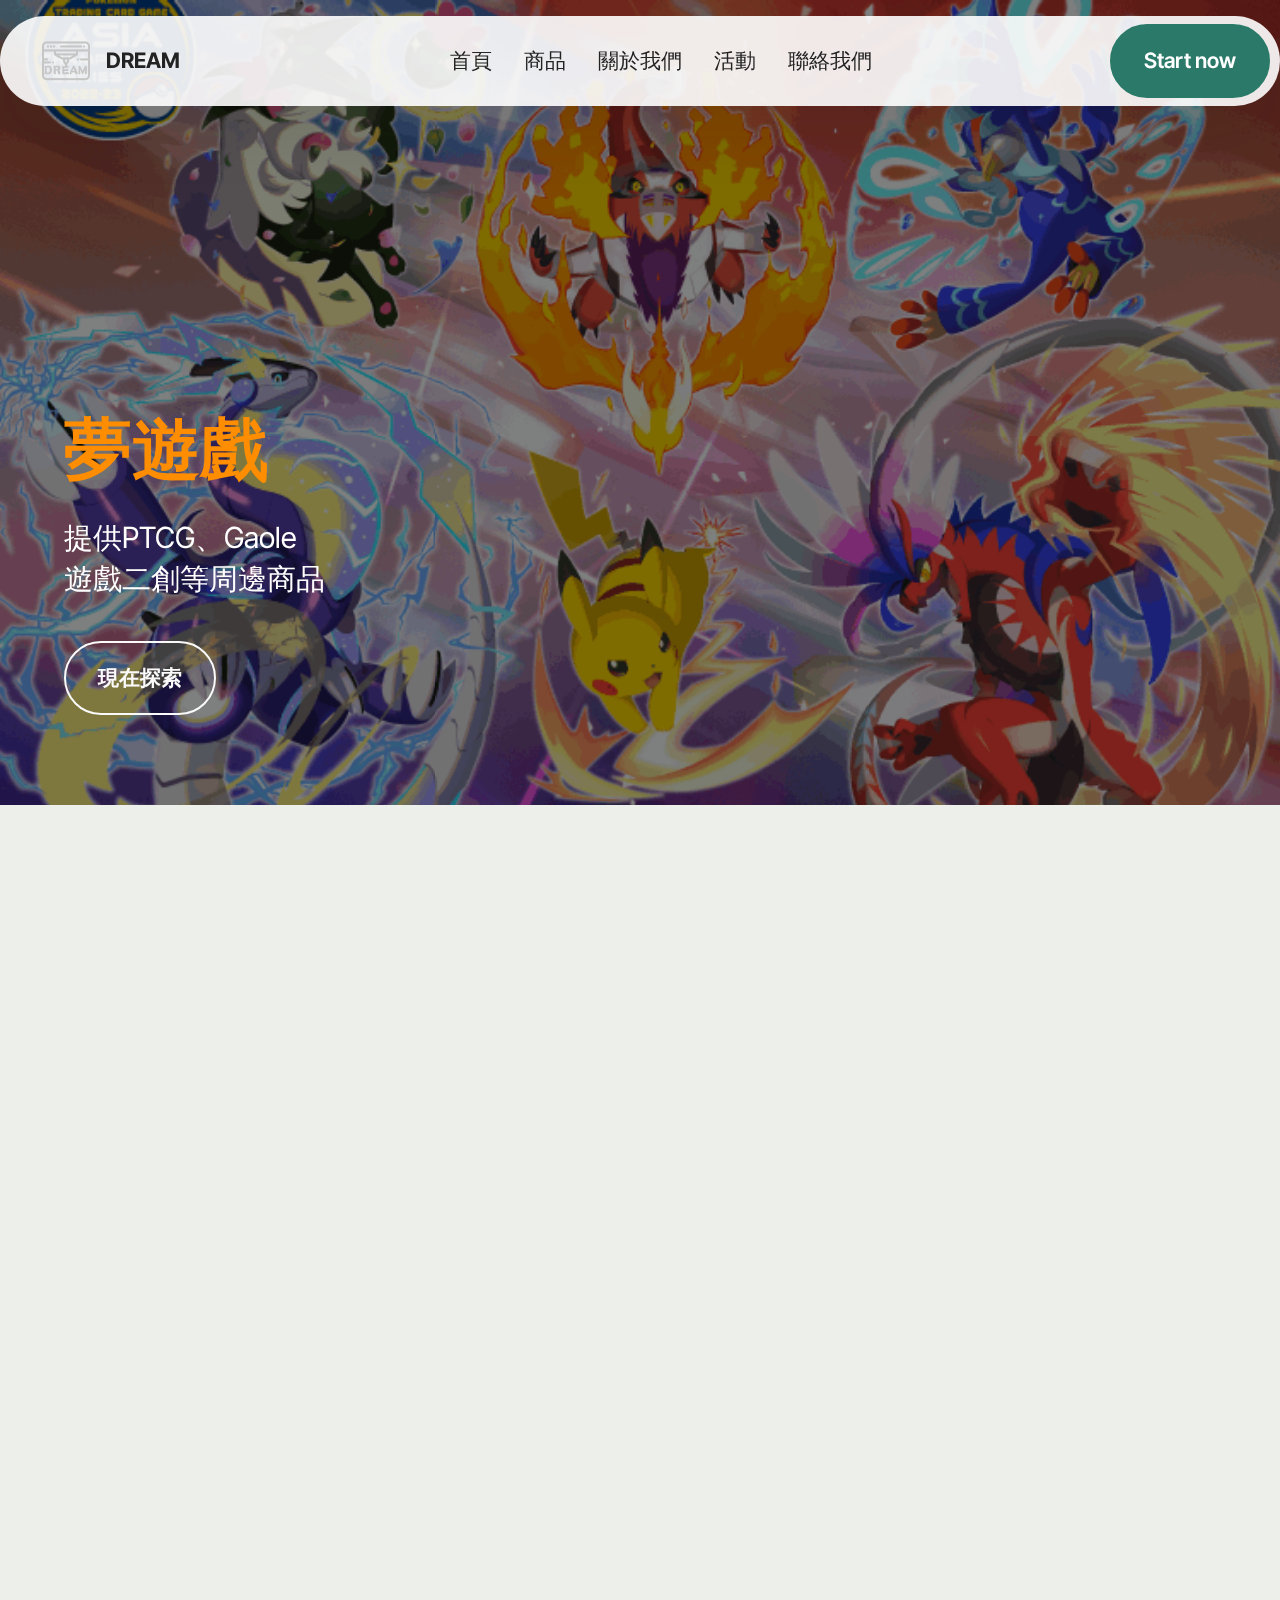
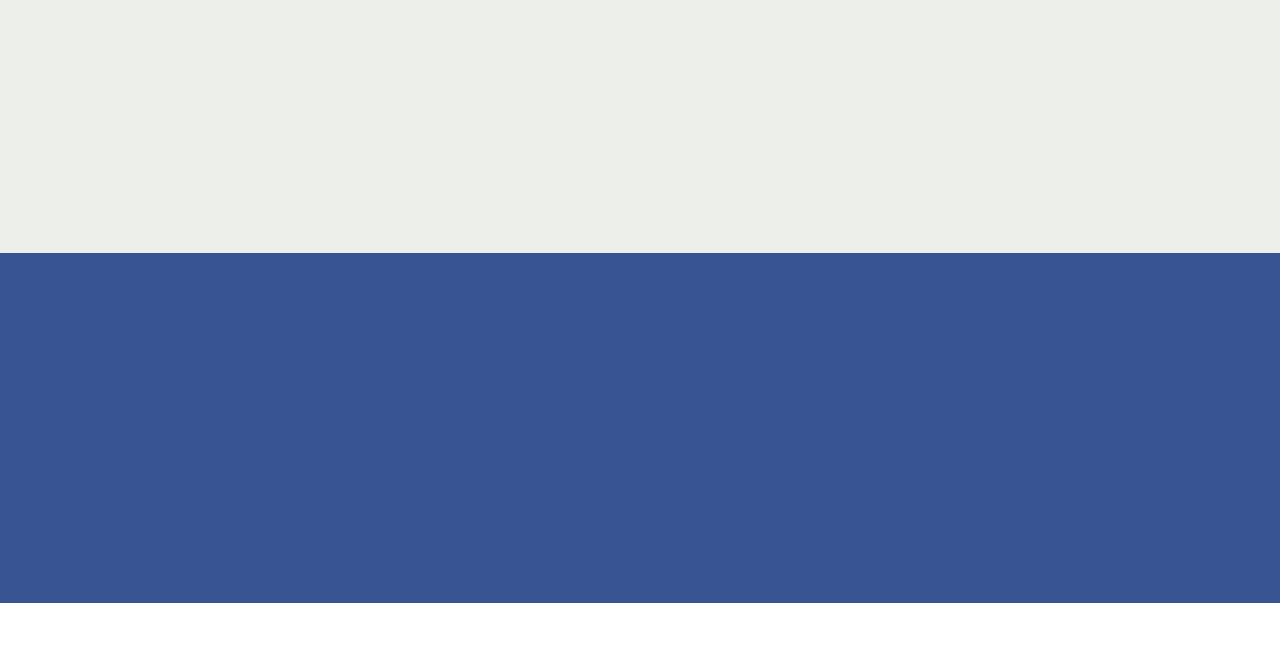
<file: index.html>
<!DOCTYPE html>
<html  >
<head>
  <!-- Site made with Mobirise Website Builder v5.9.11, https://mobirise.com -->
  <meta charset="UTF-8">
  <meta http-equiv="X-UA-Compatible" content="IE=edge">
  <meta name="generator" content="Mobirise v5.9.11, mobirise.com">
  <meta name="viewport" content="width=device-width, initial-scale=1, minimum-scale=1">
  <link rel="shortcut icon" href="assets/images/psx-20231215-123459-96x96.png" type="image/x-icon">
  <meta name="description" content="">
  
  
  <title>Home</title>
  <link rel="stylesheet" href="assets/web/assets/mobirise-icons2/mobirise2.css">
  <link rel="stylesheet" href="assets/bootstrap/css/bootstrap.min.css">
  <link rel="stylesheet" href="assets/bootstrap/css/bootstrap-grid.min.css">
  <link rel="stylesheet" href="assets/bootstrap/css/bootstrap-reboot.min.css">
  <link rel="stylesheet" href="assets/parallax/jarallax.css">
  <link rel="stylesheet" href="assets/animatecss/animate.css">
  <link rel="stylesheet" href="assets/dropdown/css/style.css">
  <link rel="stylesheet" href="assets/socicon/css/styles.css">
  <link rel="stylesheet" href="assets/theme/css/style.css">
  <link rel="preload" href="https://fonts.googleapis.com/css?family=Inter+Tight:100,200,300,400,500,600,700,800,900,100i,200i,300i,400i,500i,600i,700i,800i,900i&display=swap" as="style" onload="this.onload=null;this.rel='stylesheet'">
  <noscript><link rel="stylesheet" href="https://fonts.googleapis.com/css?family=Inter+Tight:100,200,300,400,500,600,700,800,900,100i,200i,300i,400i,500i,600i,700i,800i,900i&display=swap"></noscript>
  <link rel="preload" as="style" href="assets/mobirise/css/mbr-additional.css"><link rel="stylesheet" href="assets/mobirise/css/mbr-additional.css" type="text/css">

  
  
  
</head>
<body>
  
  <section data-bs-version="5.1" class="menu menu2 cid-tJS6tZXiPa" once="menu" id="menu02-0">
	

	<nav class="navbar navbar-dropdown navbar-fixed-top navbar-expand-lg">
		<div class="container">
			<div class="navbar-brand">
				<span class="navbar-logo">
					<a href="https://mobirise.com">
						<img src="assets/images/psx-20231215-123459-96x96.png" alt="Mobirise Website Builder" style="height: 3rem;">
					</a>
				</span>
				<span class="navbar-caption-wrap"><a class="navbar-caption text-black text-primary display-4" href="index.html#header05-1">DREAM</a></span>
			</div>
			<button class="navbar-toggler" type="button" data-toggle="collapse" data-bs-toggle="collapse" data-target="#navbarSupportedContent" data-bs-target="#navbarSupportedContent" aria-controls="navbarNavAltMarkup" aria-expanded="false" aria-label="Toggle navigation">
				<div class="hamburger">
					<span></span>
					<span></span>
					<span></span>
					<span></span>
				</div>
			</button>
			<div class="collapse navbar-collapse" id="navbarSupportedContent">
				<ul class="navbar-nav nav-dropdown" data-app-modern-menu="true"><li class="nav-item">
						<a class="nav-link link text-black text-primary display-4" href="index.html">首頁</a>
					</li><li class="nav-item"><a class="nav-link link text-black text-primary display-4" href="page1.html">商品</a></li>
					<li class="nav-item">
						<a class="nav-link link text-black text-primary display-4" href="page2.html" aria-expanded="false">關於我們</a>
					</li>
					<li class="nav-item">
						<a class="nav-link link text-black text-primary display-4" href="page3.html">活動</a>
					</li><li class="nav-item"><a class="nav-link link text-black text-primary display-4" href="page4.html">聯絡我們</a></li></ul>
				
				<div class="navbar-buttons mbr-section-btn"><a class="btn btn-primary display-4" href="index.html#form02-6"> Start now</a></div>
			</div>
		</div>
	</nav>
</section>

<section data-bs-version="5.1" class="header18 cid-tZIWwqNdXo mbr-parallax-background" id="header18-1k">
  

  <div class="mbr-overlay" style="opacity: 0.5; background-color: rgb(0, 0, 0);"></div>
  <div class="container-fluid">
    <div class="row">
      <div class="content-wrap col-12 col-md-12">
        <h1 class="mbr-section-title mbr-fonts-style mbr-white mb-4 display-1">
          <strong><br>夢遊戲</strong></h1>
        
        <p class="mbr-fonts-style mbr-text mbr-white mb-4 display-5">提供PTCG、Gaole<br>遊戲二創等周邊商品</p>
        <div class="mbr-section-btn"><a class="btn btn-white-outline display-7" href="https://shopee.tw/starbox624132 " target="_blank">現在探索</a></div>
      </div>
    </div>
  </div>
</section>

<section data-bs-version="5.1" class="pricing02 cid-tZJt8JiMny" id="pricing02-2a">
  
  
  <div class="container">
    <div class="row justify-content-center">
      <div class="col-12 content-head">
        <div class="mbr-section-head mb-5">
          <h4 class="mbr-section-title mbr-fonts-style align-center mb-0 display-2"><strong>商品&nbsp;</strong></h4>
          
          
        </div>
      </div>
    </div>
    <div class="row">
      <div class="item features-image col-12 col-md-6 col-lg-3">
        <div class="item-wrapper">
          <div class="item-img">
            <img src="assets/images/403629091-1589158404953150-2741011493427062674-n-596x447.jpg" alt="Mobirise Website Builder" data-slide-to="0" data-bs-slide-to="0">
          </div>
          <div class="item-content">
            <h5 class="item-title mbr-fonts-style display-5"><strong>原神雷切版</strong></h5>
            <h6 class="item-subtitle mbr-fonts-style display-7">
              $100</h6>
            <p class="mbr-text mbr-fonts-style display-7">包含各種角色的原神雷切版！
<br>適合買來送禮、交友、收藏</p>
            <div class="mbr-section-btn item-footer"><a href="https://shopee.tw/product/384675191/24552521021/?fbclid=IwAR16lY6EytgpaQulkC1fn4ebr4oDAE4NQ5ufG4i_QcFJinN0ISeYtoAyK14" class="btn item-btn btn-warning display-7" target="_blank">現在購買</a></div>
          </div>

        </div>
      </div>
      <div class="item features-image col-12 col-md-6 col-lg-3">
        <div class="item-wrapper">
          <div class="item-img">
            <img src="assets/images/image-1-596x361.png" alt="Mobirise Website Builder" data-slide-to="1" data-bs-slide-to="1">
          </div>
          <div class="item-content">
            <h5 class="item-title mbr-fonts-style display-5"><strong>Gaole</strong><br><strong>寶可夢卡匣</strong></h5>
            <h6 class="item-subtitle mbr-fonts-style display-7">
              $49</h6>
            <p class="mbr-text mbr-fonts-style display-7">包含各彈卡匣，歡迎參考</p>
            <div class="mbr-section-btn item-footer"><a href="https://shopee.tw/product/384675191/25412406427/" class="btn item-btn btn-warning display-7" target="_blank">現在購買</a></div>
          </div>
        </div>
      </div>
      <div class="item features-image col-12 col-md-6 col-lg-3">
        <div class="item-wrapper">
          <div class="item-img">
            <img src="assets/images/418651895-933371841640780-4189300823672130664-n-596x447.jpeg" alt="Mobirise Website Builder" data-slide-to="2" data-bs-slide-to="2">
          </div>
          <div class="item-content">
            <h5 class="item-title mbr-fonts-style display-5"><strong>PTCG</strong><br><strong>寶可夢集換式</strong><br><strong>卡牌遊戲</strong></h5>
            <h6 class="item-subtitle mbr-fonts-style display-7">
              $100+</h6>
            <p class="mbr-text mbr-fonts-style display-7">不論收藏或是購買卡料都可以來看看<br>
            </p>
            <div class="mbr-section-btn item-footer"><a href="https://shopee.tw/product/384675191/24462405151/" class="btn item-btn btn-warning display-7" target="_blank">現在購買</a></div>
          </div>
        </div>
      </div><div class="item features-image col-12 col-md-6 col-lg-3">
        <div class="item-wrapper">
          <div class="item-img">
            <img src="assets/images/418066302-676301438050629-7634563390665849562-n-3-596x447.jpeg" alt="Mobirise Website Builder" data-slide-to="3" data-bs-slide-to="3">
          </div>
          <div class="item-content">
            <h5 class="item-title mbr-fonts-style display-5"><strong>各類周邊商品</strong></h5>
            <h6 class="item-subtitle mbr-fonts-style display-7">
              $100+</h6>
            <p class="mbr-text mbr-fonts-style display-7">包含卡盒、卡墊和卡套等周邊商品</p>
            <div class="mbr-section-btn item-footer"><a href="https://shopee.tw/product/384675191/24359631885/" class="btn item-btn btn-warning display-7" target="_blank">現在購買</a></div>
          </div>
        </div>
      </div>
    </div>
  </div>
</section>

<section data-bs-version="5.1" class="footer1 programm5 cid-tZJaekpdfC" once="footers" id="footer03-1z">

        

    

    <div class="container">
        <div class="row">

            <div class="row-links mb-4">
                <ul class="header-menu">
                  
                  
                  
                  
                <li class="header-menu-item mbr-fonts-style display-5"><a href="page1.html" class="text-white text-primary">商品</a></li><li class="header-menu-item mbr-fonts-style display-5"><a href="page2.html" class="text-white">關於我們</a></li><li class="header-menu-item mbr-fonts-style display-5"><a href="page3.html" class="text-white">活動</a></li><li class="header-menu-item mbr-fonts-style display-5"><a href="page4.html" class="text-white">聯絡我們</a></li><li class="header-menu-item mbr-fonts-style display-5"><a href="page4.html" class="text-white">聯絡我們</a></li></ul>
              </div>

            <div class="col-12">
                <div class="social-row">
                    <div class="soc-item">
                        <a href="https://www.facebook.com/profile.php?id=100094662565199&mibextid=ZbWKwL" target="_blank">
                            <span class="mbr-iconfont display-7 socicon-facebook socicon"></span>
                        </a>
                    </div>
                    <div class="soc-item">
                        <a href="https://shopee.tw/starbox624132 " target="_blank">
                            <span class="mbr-iconfont mobi-mbri-shopping-bag mobi-mbri"></span>
                        </a>
                    </div>
                    
                    
                    
                </div>
            </div>
            <div class="col-12 mt-5">
                <p class="mbr-fonts-style copyright display-7">
                    © 2024-DREAM</p>
            </div>
        </div>
    </div>
</section><section class="display-7" style="padding: 0;align-items: center;justify-content: center;flex-wrap: wrap;    align-content: center;display: flex;position: relative;height: 4rem;"><a href="https://mobiri.se/3126675" style="flex: 1 1;height: 4rem;position: absolute;width: 100%;z-index: 1;"><img alt="" style="height: 4rem;" src="[data-uri]"></a><p style="margin: 0;text-align: center;" class="display-7">&#8204;</p><a style="z-index:1" href="https://mobirise.com"> Website Software</a></section><script src="assets/bootstrap/js/bootstrap.bundle.min.js"></script>  <script src="assets/parallax/jarallax.js"></script>  <script src="assets/smoothscroll/smooth-scroll.js"></script>  <script src="assets/ytplayer/index.js"></script>  <script src="assets/dropdown/js/navbar-dropdown.js"></script>  <script src="assets/theme/js/script.js"></script>  
  
  
  <input name="animation" type="hidden">
  </body>
</html>
</file>
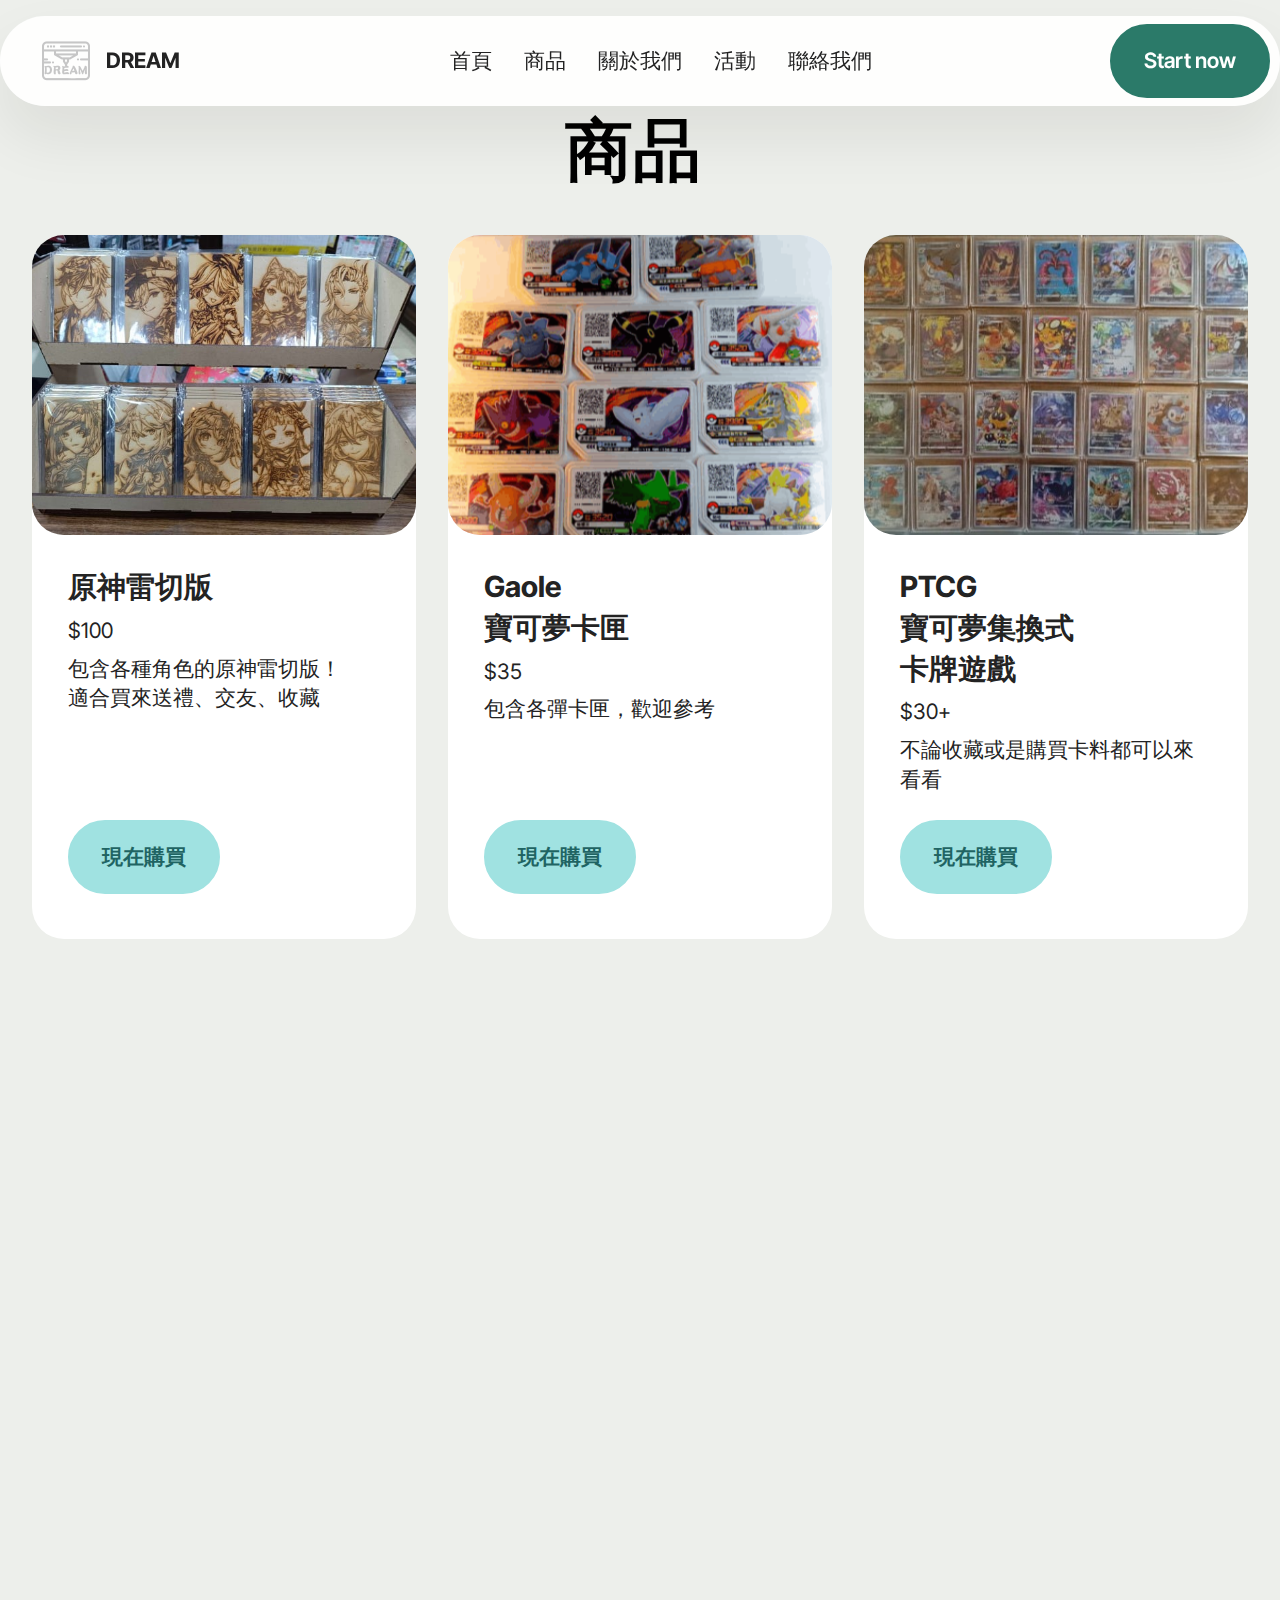
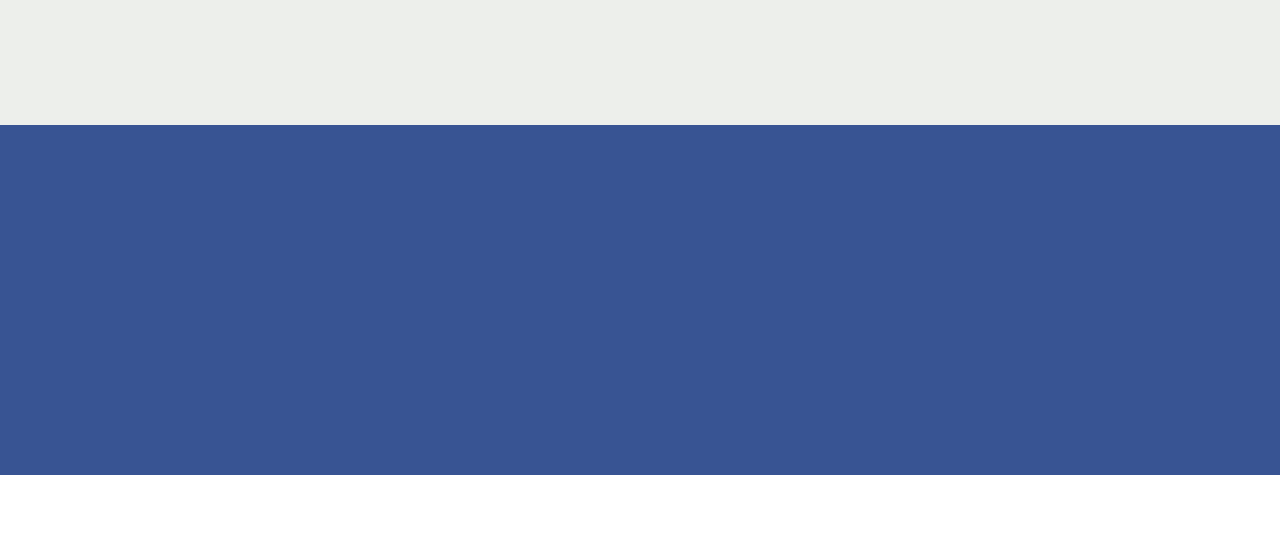
<file: page1.html>
<!DOCTYPE html>
<html  >
<head>
  <!-- Site made with Mobirise Website Builder v5.9.11, https://mobirise.com -->
  <meta charset="UTF-8">
  <meta http-equiv="X-UA-Compatible" content="IE=edge">
  <meta name="generator" content="Mobirise v5.9.11, mobirise.com">
  <meta name="viewport" content="width=device-width, initial-scale=1, minimum-scale=1">
  <link rel="shortcut icon" href="assets/images/psx-20231215-123459-96x96.png" type="image/x-icon">
  <meta name="description" content="">
  
  
  <title>商品</title>
  <link rel="stylesheet" href="assets/web/assets/mobirise-icons2/mobirise2.css">
  <link rel="stylesheet" href="assets/bootstrap/css/bootstrap.min.css">
  <link rel="stylesheet" href="assets/bootstrap/css/bootstrap-grid.min.css">
  <link rel="stylesheet" href="assets/bootstrap/css/bootstrap-reboot.min.css">
  <link rel="stylesheet" href="assets/animatecss/animate.css">
  <link rel="stylesheet" href="assets/dropdown/css/style.css">
  <link rel="stylesheet" href="assets/socicon/css/styles.css">
  <link rel="stylesheet" href="assets/theme/css/style.css">
  <link rel="preload" href="https://fonts.googleapis.com/css?family=Inter+Tight:100,200,300,400,500,600,700,800,900,100i,200i,300i,400i,500i,600i,700i,800i,900i&display=swap" as="style" onload="this.onload=null;this.rel='stylesheet'">
  <noscript><link rel="stylesheet" href="https://fonts.googleapis.com/css?family=Inter+Tight:100,200,300,400,500,600,700,800,900,100i,200i,300i,400i,500i,600i,700i,800i,900i&display=swap"></noscript>
  <link rel="preload" as="style" href="assets/mobirise/css/mbr-additional.css"><link rel="stylesheet" href="assets/mobirise/css/mbr-additional.css" type="text/css">

  
  
  
</head>
<body>
  
  <section data-bs-version="5.1" class="menu menu2 cid-tJS6tZXiPa" once="menu" id="menu02-1i">
	

	<nav class="navbar navbar-dropdown navbar-fixed-top navbar-expand-lg">
		<div class="container">
			<div class="navbar-brand">
				<span class="navbar-logo">
					<a href="https://mobirise.com">
						<img src="assets/images/psx-20231215-123459-96x96.png" alt="Mobirise Website Builder" style="height: 3rem;">
					</a>
				</span>
				<span class="navbar-caption-wrap"><a class="navbar-caption text-black text-primary display-4" href="index.html#header05-1">DREAM</a></span>
			</div>
			<button class="navbar-toggler" type="button" data-toggle="collapse" data-bs-toggle="collapse" data-target="#navbarSupportedContent" data-bs-target="#navbarSupportedContent" aria-controls="navbarNavAltMarkup" aria-expanded="false" aria-label="Toggle navigation">
				<div class="hamburger">
					<span></span>
					<span></span>
					<span></span>
					<span></span>
				</div>
			</button>
			<div class="collapse navbar-collapse" id="navbarSupportedContent">
				<ul class="navbar-nav nav-dropdown" data-app-modern-menu="true"><li class="nav-item">
						<a class="nav-link link text-black text-primary display-4" href="index.html">首頁</a>
					</li><li class="nav-item"><a class="nav-link link text-black text-primary display-4" href="page1.html">商品</a></li>
					<li class="nav-item">
						<a class="nav-link link text-black text-primary display-4" href="page2.html" aria-expanded="false">關於我們</a>
					</li>
					<li class="nav-item">
						<a class="nav-link link text-black text-primary display-4" href="page3.html">活動</a>
					</li><li class="nav-item"><a class="nav-link link text-black text-primary display-4" href="page4.html">聯絡我們</a></li></ul>
				
				<div class="navbar-buttons mbr-section-btn"><a class="btn btn-primary display-4" href="index.html#form02-6"> Start now</a></div>
			</div>
		</div>
	</nav>
</section>

<section data-bs-version="5.1" class="pricing02 cid-u24EMWgpAb" id="pricing02-2b">
  
  
  <div class="container-fluid">
    <div class="row justify-content-center">
      <div class="col-12 content-head">
        <div class="mbr-section-head mb-5">
          <h4 class="mbr-section-title mbr-fonts-style align-center mb-0 display-1"><strong>商品&nbsp;</strong></h4>
          
          
        </div>
      </div>
    </div>
    <div class="row">
      <div class="item features-image col-12 col-md-6 col-lg-4">
        <div class="item-wrapper">
          <div class="item-img">
            <img src="assets/images/403629091-1589158404953150-2741011493427062674-n-596x447.jpg" alt="Mobirise Website Builder" data-slide-to="0" data-bs-slide-to="0">
          </div>
          <div class="item-content">
            <h5 class="item-title mbr-fonts-style display-5"><strong>原神雷切版</strong></h5>
            <h6 class="item-subtitle mbr-fonts-style display-7">
              $100</h6>
            <p class="mbr-text mbr-fonts-style display-7">包含各種角色的原神雷切版！
<br>適合買來送禮、交友、收藏</p>
            <div class="mbr-section-btn item-footer"><a href="https://shopee.tw/product/384675191/24552521021/?fbclid=IwAR16lY6EytgpaQulkC1fn4ebr4oDAE4NQ5ufG4i_QcFJinN0ISeYtoAyK14" class="btn item-btn btn-warning display-7" target="_blank">現在購買</a></div>
          </div>

        </div>
      </div>
      <div class="item features-image col-12 col-md-6 col-lg-4">
        <div class="item-wrapper">
          <div class="item-img">
            <img src="assets/images/image-1-596x361.png" alt="Mobirise Website Builder" data-slide-to="1" data-bs-slide-to="1">
          </div>
          <div class="item-content">
            <h5 class="item-title mbr-fonts-style display-5"><strong>Gaole</strong><br><strong>寶可夢卡匣</strong></h5>
            <h6 class="item-subtitle mbr-fonts-style display-7">
              $35</h6>
            <p class="mbr-text mbr-fonts-style display-7">包含各彈卡匣，歡迎參考</p>
            <div class="mbr-section-btn item-footer"><a href="https://shopee.tw/product/384675191/25412406427/" class="btn item-btn btn-warning display-7" target="_blank">現在購買</a></div>
          </div>
        </div>
      </div>
      <div class="item features-image col-12 col-md-6 col-lg-4">
        <div class="item-wrapper">
          <div class="item-img">
            <img src="assets/images/418651895-933371841640780-4189300823672130664-n-596x447.jpeg" alt="Mobirise Website Builder" data-slide-to="2" data-bs-slide-to="2">
          </div>
          <div class="item-content">
            <h5 class="item-title mbr-fonts-style display-5"><strong>PTCG</strong><br><strong>寶可夢集換式</strong><br><strong>卡牌遊戲</strong></h5>
            <h6 class="item-subtitle mbr-fonts-style display-7">
              $30+</h6>
            <p class="mbr-text mbr-fonts-style display-7">不論收藏或是購買卡料都可以來看看<br>
            </p>
            <div class="mbr-section-btn item-footer"><a href="https://shopee.tw/product/384675191/24462405151/" class="btn item-btn btn-warning display-7" target="_blank">現在購買</a></div>
          </div>
        </div>
      </div>
    </div>
  </div>
</section>

<section data-bs-version="5.1" class="pricing02 cid-tZJ10wxsm2" id="pricing02-1t">
  
  
  <div class="container-fluid">
    <div class="row justify-content-center">
      <div class="col-12 content-head">
        
      </div>
    </div>
    <div class="row">
      <div class="item features-image col-12 col-md-6 col-lg-4">
        <div class="item-wrapper">
          <div class="item-img">
            <img src="assets/images/418066302-676301438050629-7634563390665849562-n-883x662.jpg" alt="Mobirise Website Builder">
          </div>
          <div class="item-content">
            <h5 class="item-title mbr-fonts-style display-5"><strong>卡套</strong><div><strong>
</strong></div></h5>
            <h6 class="item-subtitle mbr-fonts-style display-7">
              $250-350</h6>
            <p class="mbr-text mbr-fonts-style display-7">各類樣式不同的卡套</p>
            <div class="mbr-section-btn item-footer"><a href="https://shopee.tw/product/384675191/24359631885/" class="btn item-btn btn-warning display-7">現在購買</a></div>
          </div>

        </div>
      </div>
      
      
    </div>
  </div>
</section>

<section data-bs-version="5.1" class="footer1 programm5 cid-tZJaekpdfC" once="footers" id="footer03-1z">

        

    

    <div class="container">
        <div class="row">

            <div class="row-links mb-4">
                <ul class="header-menu">
                  
                  
                  
                  
                <li class="header-menu-item mbr-fonts-style display-5"><a href="page1.html" class="text-white text-primary">商品</a></li><li class="header-menu-item mbr-fonts-style display-5"><a href="page2.html" class="text-white">關於我們</a></li><li class="header-menu-item mbr-fonts-style display-5"><a href="page3.html" class="text-white">活動</a></li><li class="header-menu-item mbr-fonts-style display-5"><a href="page4.html" class="text-white">聯絡我們</a></li><li class="header-menu-item mbr-fonts-style display-5"><a href="page4.html" class="text-white">聯絡我們</a></li></ul>
              </div>

            <div class="col-12">
                <div class="social-row">
                    <div class="soc-item">
                        <a href="https://www.facebook.com/profile.php?id=100094662565199&mibextid=ZbWKwL" target="_blank">
                            <span class="mbr-iconfont display-7 socicon-facebook socicon"></span>
                        </a>
                    </div>
                    <div class="soc-item">
                        <a href="https://shopee.tw/starbox624132 " target="_blank">
                            <span class="mbr-iconfont mobi-mbri-shopping-bag mobi-mbri"></span>
                        </a>
                    </div>
                    
                    
                    
                </div>
            </div>
            <div class="col-12 mt-5">
                <p class="mbr-fonts-style copyright display-7">
                    © 2024-DREAM</p>
            </div>
        </div>
    </div>
</section><section class="display-7" style="padding: 0;align-items: center;justify-content: center;flex-wrap: wrap;    align-content: center;display: flex;position: relative;height: 4rem;"><a href="https://mobiri.se/3126675" style="flex: 1 1;height: 4rem;position: absolute;width: 100%;z-index: 1;"><img alt="" style="height: 4rem;" src="[data-uri]"></a><p style="margin: 0;text-align: center;" class="display-7">&#8204;</p><a style="z-index:1" href="https://mobirise.com/drag-drop-website-builder.html">Drag and Drop Website Builder</a></section><script src="assets/bootstrap/js/bootstrap.bundle.min.js"></script>  <script src="assets/smoothscroll/smooth-scroll.js"></script>  <script src="assets/ytplayer/index.js"></script>  <script src="assets/dropdown/js/navbar-dropdown.js"></script>  <script src="assets/theme/js/script.js"></script>  
  
  
  <input name="animation" type="hidden">
  </body>
</html>
</file>
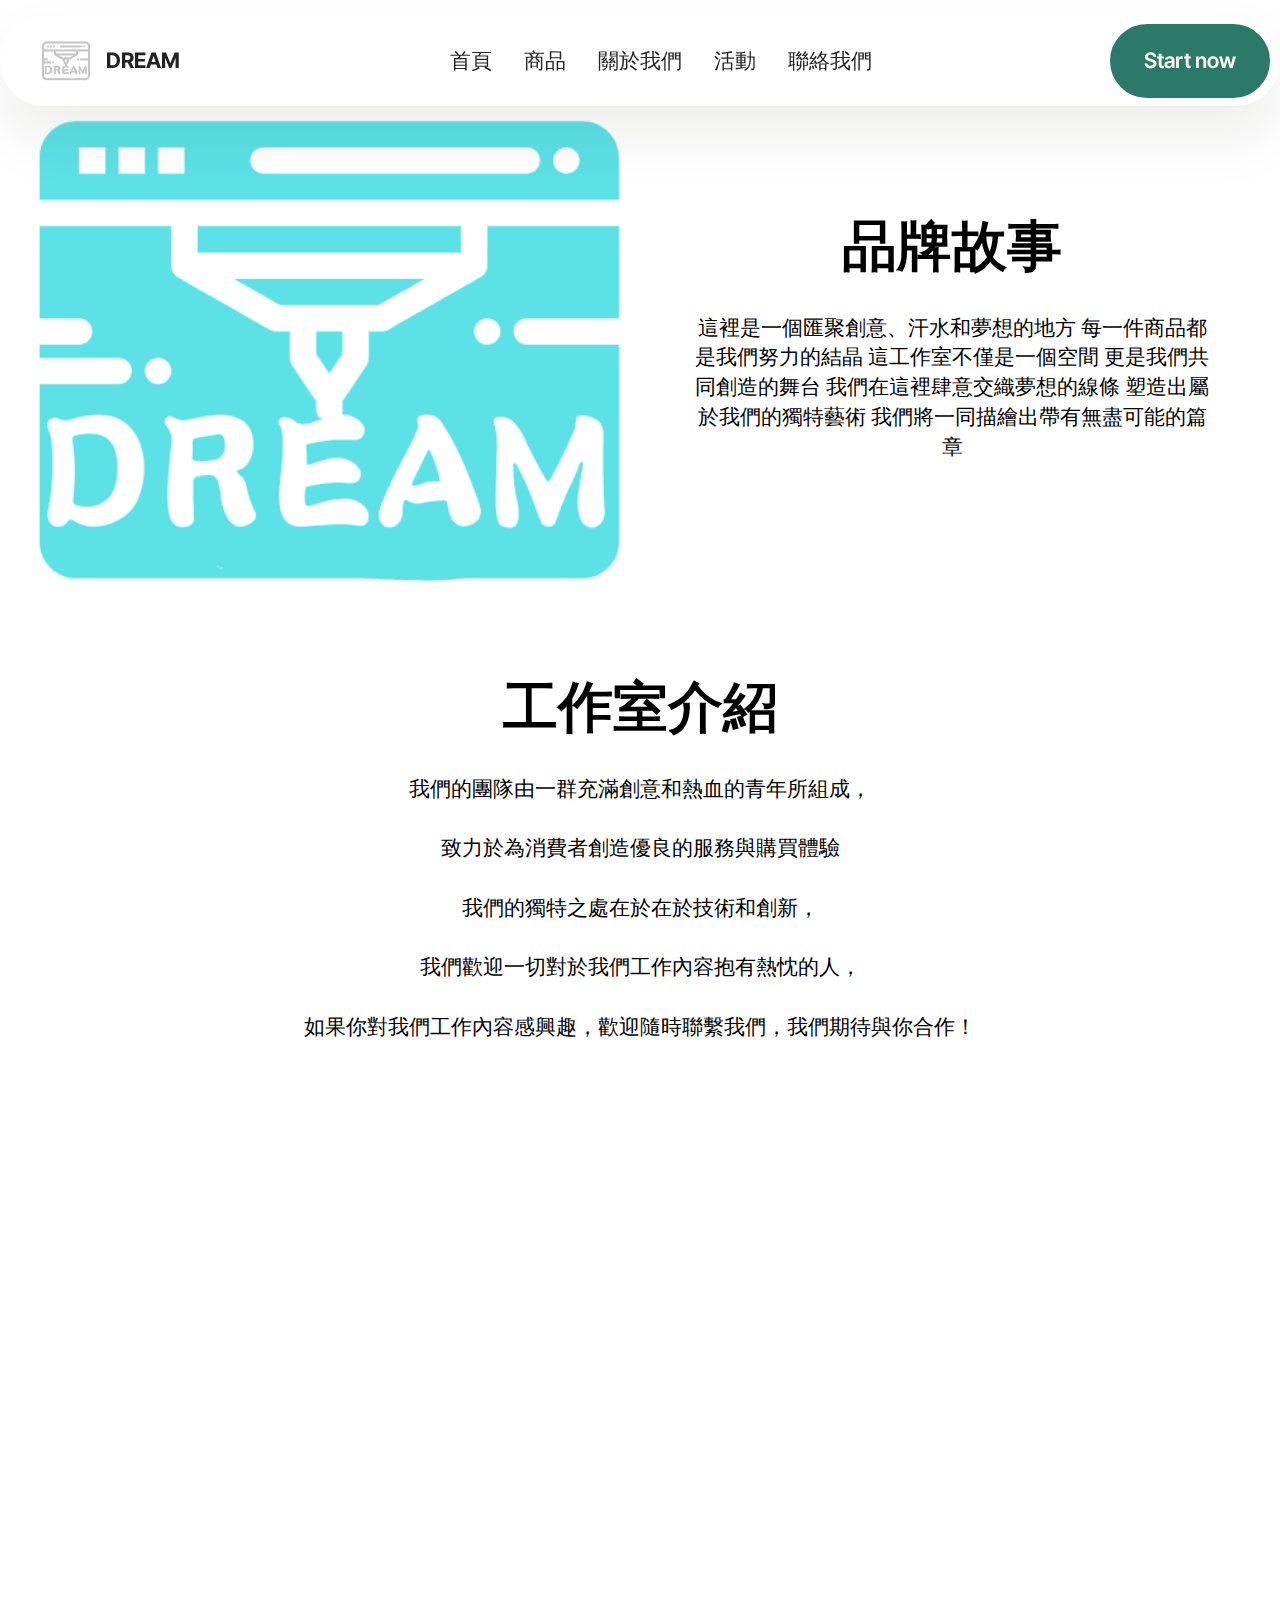
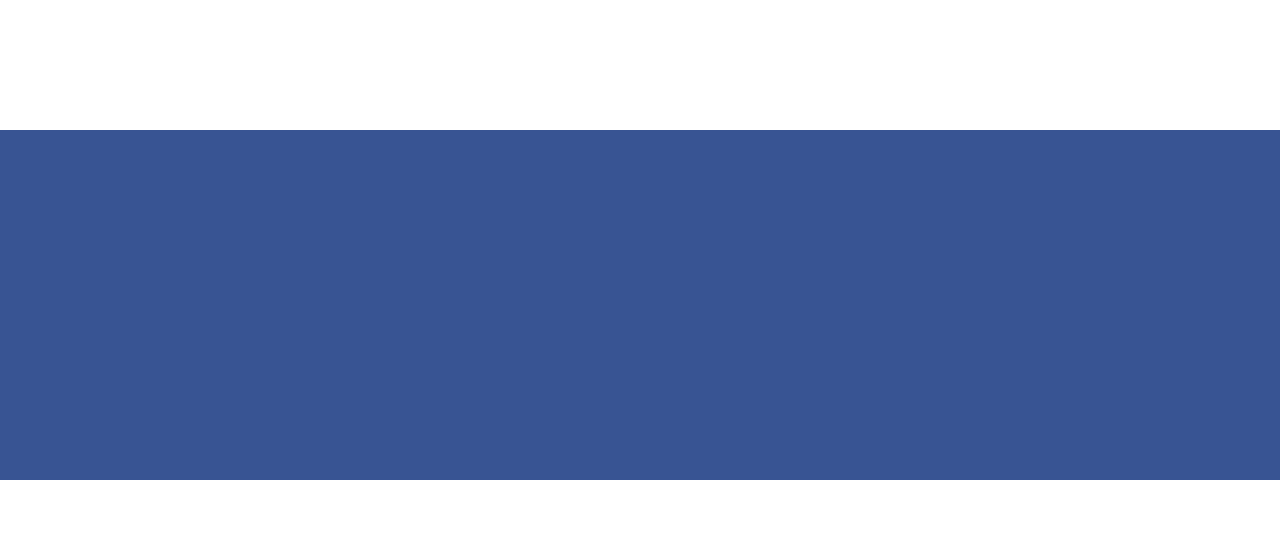
<file: page2.html>
<!DOCTYPE html>
<html  >
<head>
  <!-- Site made with Mobirise Website Builder v5.9.11, https://mobirise.com -->
  <meta charset="UTF-8">
  <meta http-equiv="X-UA-Compatible" content="IE=edge">
  <meta name="generator" content="Mobirise v5.9.11, mobirise.com">
  <meta name="viewport" content="width=device-width, initial-scale=1, minimum-scale=1">
  <link rel="shortcut icon" href="assets/images/psx-20231215-123459-96x96.png" type="image/x-icon">
  <meta name="description" content="">
  
  
  <title>關於我們</title>
  <link rel="stylesheet" href="assets/web/assets/mobirise-icons2/mobirise2.css">
  <link rel="stylesheet" href="assets/bootstrap/css/bootstrap.min.css">
  <link rel="stylesheet" href="assets/bootstrap/css/bootstrap-grid.min.css">
  <link rel="stylesheet" href="assets/bootstrap/css/bootstrap-reboot.min.css">
  <link rel="stylesheet" href="assets/animatecss/animate.css">
  <link rel="stylesheet" href="assets/dropdown/css/style.css">
  <link rel="stylesheet" href="assets/socicon/css/styles.css">
  <link rel="stylesheet" href="assets/theme/css/style.css">
  <link rel="preload" href="https://fonts.googleapis.com/css?family=Inter+Tight:100,200,300,400,500,600,700,800,900,100i,200i,300i,400i,500i,600i,700i,800i,900i&display=swap" as="style" onload="this.onload=null;this.rel='stylesheet'">
  <noscript><link rel="stylesheet" href="https://fonts.googleapis.com/css?family=Inter+Tight:100,200,300,400,500,600,700,800,900,100i,200i,300i,400i,500i,600i,700i,800i,900i&display=swap"></noscript>
  <link rel="preload" as="style" href="assets/mobirise/css/mbr-additional.css"><link rel="stylesheet" href="assets/mobirise/css/mbr-additional.css" type="text/css">

  
  
  
</head>
<body>
  
  <section data-bs-version="5.1" class="menu menu2 cid-tJS6tZXiPa" once="menu" id="menu02-1n">
	

	<nav class="navbar navbar-dropdown navbar-fixed-top navbar-expand-lg">
		<div class="container">
			<div class="navbar-brand">
				<span class="navbar-logo">
					<a href="https://mobirise.com">
						<img src="assets/images/psx-20231215-123459-96x96.png" alt="Mobirise Website Builder" style="height: 3rem;">
					</a>
				</span>
				<span class="navbar-caption-wrap"><a class="navbar-caption text-black text-primary display-4" href="index.html#header05-1">DREAM</a></span>
			</div>
			<button class="navbar-toggler" type="button" data-toggle="collapse" data-bs-toggle="collapse" data-target="#navbarSupportedContent" data-bs-target="#navbarSupportedContent" aria-controls="navbarNavAltMarkup" aria-expanded="false" aria-label="Toggle navigation">
				<div class="hamburger">
					<span></span>
					<span></span>
					<span></span>
					<span></span>
				</div>
			</button>
			<div class="collapse navbar-collapse" id="navbarSupportedContent">
				<ul class="navbar-nav nav-dropdown" data-app-modern-menu="true"><li class="nav-item">
						<a class="nav-link link text-black text-primary display-4" href="index.html">首頁</a>
					</li><li class="nav-item"><a class="nav-link link text-black text-primary display-4" href="page1.html">商品</a></li>
					<li class="nav-item">
						<a class="nav-link link text-black text-primary display-4" href="page2.html" aria-expanded="false">關於我們</a>
					</li>
					<li class="nav-item">
						<a class="nav-link link text-black text-primary display-4" href="page3.html">活動</a>
					</li><li class="nav-item"><a class="nav-link link text-black text-primary display-4" href="page4.html">聯絡我們</a></li></ul>
				
				<div class="navbar-buttons mbr-section-btn"><a class="btn btn-primary display-4" href="index.html#form02-6"> Start now</a></div>
			</div>
		</div>
	</nav>
</section>

<section data-bs-version="5.1" class="start article2 cid-tZJeRF5uTr" id="article02-28">
	

	
	

	<div class="container">
		<div class="row justify-content-center">
			<div class="col-12 col-md-12 col-lg-6 image-wrapper">
				<img class="w-100" src="assets/images/dream-2-500x500.png" alt="Mobirise Website Builder">
			</div>
			<div class="col-12 col-md-12 col-lg">
				<div class="text-wrapper align-left">
					<h1 class="mbr-section-title mbr-fonts-style mb-4 display-2">
						<strong>品牌故事</strong>
					</h1>
					<p class="mbr-text align-left mbr-fonts-style mb-4 display-7">
					這裡是一個匯聚創意、汗水和夢想的地方 每一件商品都是我們努力的結晶 這工作室不僅是一個空間 更是我們共同創造的舞台 我們在這裡肆意交織夢想的線條 塑造出屬於我們的獨特藝術 我們將一同描繪出帶有無盡可能的篇章
					</p>
					
				</div>
			</div>
		</div>
	</div>
</section>

<section data-bs-version="5.1" class="article12 cid-tZJcjNdzVW" id="article12-24">    
    
    <div class="container">
        <div class="row justify-content-center">
            <div class="col-md-12 col-lg-10">
                <h3 class="mbr-section-title mbr-fonts-style mb-4 mt-0 display-2">
                <strong>工作室介紹</strong></h3>
                
                <p class="mbr-text mbr-fonts-style display-7">我們的團隊由一群充滿創意和熱血的青年所組成，<br><br>致力於為消費者創造優良的服務與購買體驗
<br><br>我們的獨特之處在於在於技術和創新，
<br><br>我們歡迎一切對於我們工作內容抱有熱忱的人，<br><br>如果你對我們工作內容感興趣，歡迎隨時聯繫我們，我們期待與你合作！</p>
            </div>
        </div>
    </div>
</section>

<section data-bs-version="5.1" class="start article4 cid-tZJeR4uxFQ" id="article04-27">
	

	
	

	<div class="container">
		<div class="row justify-content-center">
			<div class="col-12 col-md-12 col-lg-6 image-wrapper">
				<img class="w-100" src="assets/images/cream-neutral-aesthetic-calligraphy-wedding-menu-3-1256x1777.png" alt="Mobirise Website Builder">
			</div>
			<div class="col-12 col-md-12 col-lg">
				<div class="text-wrapper align-left">
					<h1 class="mbr-section-title mbr-fonts-style mb-4 display-2"><strong>新品上市！</strong></h1>
					<p class="mbr-text mbr-fonts-style mb-4 display-7">原價１２０現正特價１００！<br><br>包含原神各類角色的雷切版
<br>
<br>很適合收藏、送禮哦！！！</p>
					
				</div>
			</div>
		</div>
	</div>
</section>

<section data-bs-version="5.1" class="footer1 programm5 cid-tZJaekpdfC" once="footers" id="footer03-1z">

        

    

    <div class="container">
        <div class="row">

            <div class="row-links mb-4">
                <ul class="header-menu">
                  
                  
                  
                  
                <li class="header-menu-item mbr-fonts-style display-5"><a href="page1.html" class="text-white text-primary">商品</a></li><li class="header-menu-item mbr-fonts-style display-5"><a href="page2.html" class="text-white">關於我們</a></li><li class="header-menu-item mbr-fonts-style display-5"><a href="page3.html" class="text-white">活動</a></li><li class="header-menu-item mbr-fonts-style display-5"><a href="page4.html" class="text-white">聯絡我們</a></li><li class="header-menu-item mbr-fonts-style display-5"><a href="page4.html" class="text-white">聯絡我們</a></li></ul>
              </div>

            <div class="col-12">
                <div class="social-row">
                    <div class="soc-item">
                        <a href="https://www.facebook.com/profile.php?id=100094662565199&mibextid=ZbWKwL" target="_blank">
                            <span class="mbr-iconfont display-7 socicon-facebook socicon"></span>
                        </a>
                    </div>
                    <div class="soc-item">
                        <a href="https://shopee.tw/starbox624132 " target="_blank">
                            <span class="mbr-iconfont mobi-mbri-shopping-bag mobi-mbri"></span>
                        </a>
                    </div>
                    
                    
                    
                </div>
            </div>
            <div class="col-12 mt-5">
                <p class="mbr-fonts-style copyright display-7">
                    © 2024-DREAM</p>
            </div>
        </div>
    </div>
</section><section class="display-7" style="padding: 0;align-items: center;justify-content: center;flex-wrap: wrap;    align-content: center;display: flex;position: relative;height: 4rem;"><a href="https://mobiri.se/3126675" style="flex: 1 1;height: 4rem;position: absolute;width: 100%;z-index: 1;"><img alt="" style="height: 4rem;" src="[data-uri]"></a><p style="margin: 0;text-align: center;" class="display-7">&#8204;</p><a style="z-index:1" href="https://mobirise.com/builder/ai-website-builder.html">AI Website Builder</a></section><script src="assets/bootstrap/js/bootstrap.bundle.min.js"></script>  <script src="assets/smoothscroll/smooth-scroll.js"></script>  <script src="assets/ytplayer/index.js"></script>  <script src="assets/dropdown/js/navbar-dropdown.js"></script>  <script src="assets/theme/js/script.js"></script>  
  
  
  <input name="animation" type="hidden">
  </body>
</html>
</file>
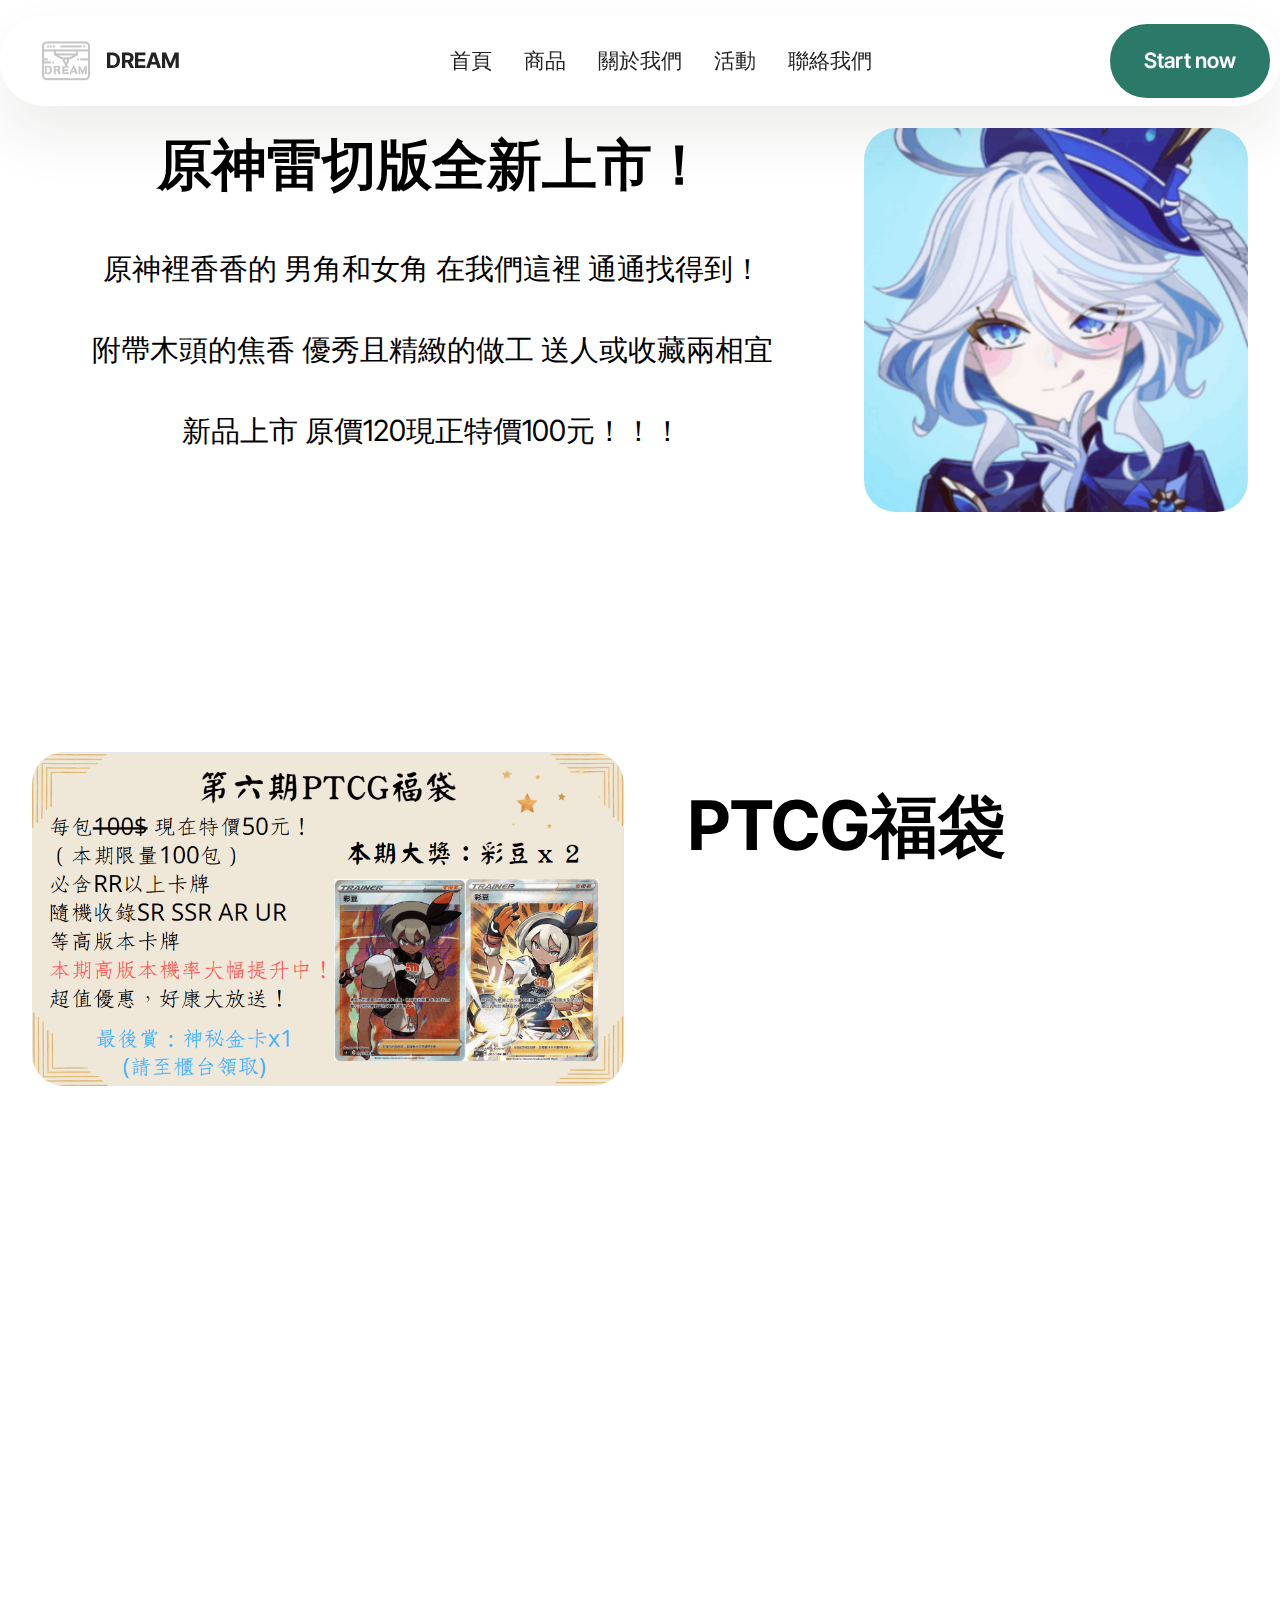
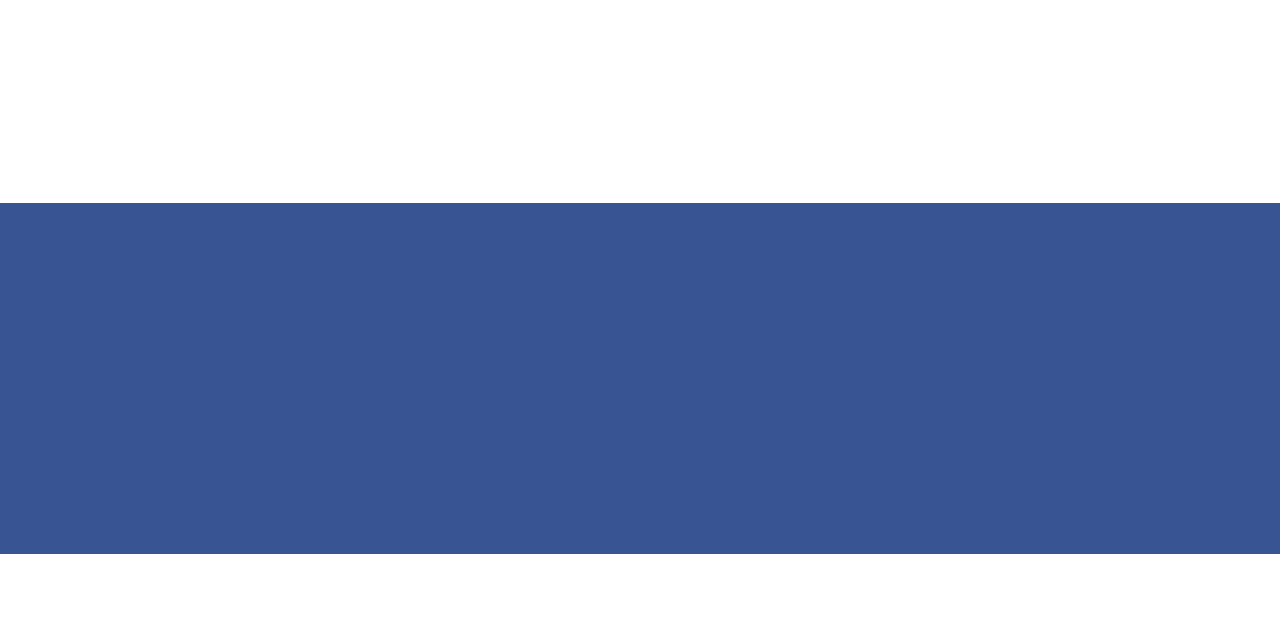
<file: page3.html>
<!DOCTYPE html>
<html  >
<head>
  <!-- Site made with Mobirise Website Builder v5.9.11, https://mobirise.com -->
  <meta charset="UTF-8">
  <meta http-equiv="X-UA-Compatible" content="IE=edge">
  <meta name="generator" content="Mobirise v5.9.11, mobirise.com">
  <meta name="viewport" content="width=device-width, initial-scale=1, minimum-scale=1">
  <link rel="shortcut icon" href="assets/images/psx-20231215-123459-96x96.png" type="image/x-icon">
  <meta name="description" content="">
  
  
  <title>活動</title>
  <link rel="stylesheet" href="assets/web/assets/mobirise-icons2/mobirise2.css">
  <link rel="stylesheet" href="assets/bootstrap/css/bootstrap.min.css">
  <link rel="stylesheet" href="assets/bootstrap/css/bootstrap-grid.min.css">
  <link rel="stylesheet" href="assets/bootstrap/css/bootstrap-reboot.min.css">
  <link rel="stylesheet" href="assets/animatecss/animate.css">
  <link rel="stylesheet" href="assets/dropdown/css/style.css">
  <link rel="stylesheet" href="assets/socicon/css/styles.css">
  <link rel="stylesheet" href="assets/theme/css/style.css">
  <link rel="preload" href="https://fonts.googleapis.com/css?family=Inter+Tight:100,200,300,400,500,600,700,800,900,100i,200i,300i,400i,500i,600i,700i,800i,900i&display=swap" as="style" onload="this.onload=null;this.rel='stylesheet'">
  <noscript><link rel="stylesheet" href="https://fonts.googleapis.com/css?family=Inter+Tight:100,200,300,400,500,600,700,800,900,100i,200i,300i,400i,500i,600i,700i,800i,900i&display=swap"></noscript>
  <link rel="preload" as="style" href="assets/mobirise/css/mbr-additional.css"><link rel="stylesheet" href="assets/mobirise/css/mbr-additional.css" type="text/css">

  
  
  
</head>
<body>
  
  <section data-bs-version="5.1" class="menu menu2 cid-tJS6tZXiPa" once="menu" id="menu02-1p">
	

	<nav class="navbar navbar-dropdown navbar-fixed-top navbar-expand-lg">
		<div class="container">
			<div class="navbar-brand">
				<span class="navbar-logo">
					<a href="https://mobirise.com">
						<img src="assets/images/psx-20231215-123459-96x96.png" alt="Mobirise Website Builder" style="height: 3rem;">
					</a>
				</span>
				<span class="navbar-caption-wrap"><a class="navbar-caption text-black text-primary display-4" href="index.html#header05-1">DREAM</a></span>
			</div>
			<button class="navbar-toggler" type="button" data-toggle="collapse" data-bs-toggle="collapse" data-target="#navbarSupportedContent" data-bs-target="#navbarSupportedContent" aria-controls="navbarNavAltMarkup" aria-expanded="false" aria-label="Toggle navigation">
				<div class="hamburger">
					<span></span>
					<span></span>
					<span></span>
					<span></span>
				</div>
			</button>
			<div class="collapse navbar-collapse" id="navbarSupportedContent">
				<ul class="navbar-nav nav-dropdown" data-app-modern-menu="true"><li class="nav-item">
						<a class="nav-link link text-black text-primary display-4" href="index.html">首頁</a>
					</li><li class="nav-item"><a class="nav-link link text-black text-primary display-4" href="page1.html">商品</a></li>
					<li class="nav-item">
						<a class="nav-link link text-black text-primary display-4" href="page2.html" aria-expanded="false">關於我們</a>
					</li>
					<li class="nav-item">
						<a class="nav-link link text-black text-primary display-4" href="page3.html">活動</a>
					</li><li class="nav-item"><a class="nav-link link text-black text-primary display-4" href="page4.html">聯絡我們</a></li></ul>
				
				<div class="navbar-buttons mbr-section-btn"><a class="btn btn-primary display-4" href="index.html#form02-6"> Start now</a></div>
			</div>
		</div>
	</nav>
</section>

<section data-bs-version="5.1" class="timeline02 cid-tZJ5gguZXf" id="timeline02-1x">
  
  <div class="container">
    <div class="row justify-content-center">
      
    </div>
    <div class="row justify-content-center item features-without-image active">
      <div class="col-12 col-lg">
        
        <h5 class="mbr-card-title mbr-fonts-style mt-0 mb-2 display-2"><strong>原神雷切版全新上市！</strong></h5>
        <p class="mbr-text mbr-fonts-style mt-0 display-5"><br>原神裡香香的 男角和女角 在我們這裡 通通找得到！<br><br>附帶木頭的焦香 優秀且精緻的做工 送人或收藏兩相宜<br><br>新品上市 原價120現正特價100元！！！</p>
      </div>
      <div class="col-md-12 col-lg-4 item-wrapper">
        <div class="image-wrapper mb-5">
          <img src="assets/images/cream-neutral-aesthetic-calligraphy-wedding-menu-3-815x1153.png" alt="Mobirise Website Builder" data-slide-to="1" data-bs-slide-to="1">
        </div>
      </div>
    </div>
    
  </div>
</section>

<section data-bs-version="5.1" class="start article2 cid-u24ZDxGWon" id="article02-2e">
	

	
	

	<div class="container">
		<div class="row justify-content-center">
			<div class="col-12 col-md-12 col-lg-6 image-wrapper">
				<img class="w-100" src="assets/images/417569785-954310072971479-8855884632153681024-n-930x525.png" alt="Mobirise Website Builder">
			</div>
			<div class="col-12 col-md-12 col-lg">
				<div class="text-wrapper align-left">
					<h1 class="mbr-section-title mbr-fonts-style mb-4 display-1"><strong>PTCG福袋</strong></h1>
					<p class="mbr-text align-left mbr-fonts-style mb-4 display-5">
					福袋裡總是有著驚喜，而在我們的福袋裡更是可以開出金卡，全圖人物等高版本卡牌</p>
					
				</div>
			</div>
		</div>
	</div>
</section>

<section data-bs-version="5.1" class="start article4 cid-u24ZFjjRTZ" id="article04-2f">
	

	
	

	<div class="container">
		<div class="row justify-content-center">
			<div class="col-12 col-md-12 col-lg-6 image-wrapper">
				<img class="w-100" src="assets/images/418781875-709328684644789-4853826104431867329-n-930x523.png" alt="Mobirise Website Builder">
			</div>
			<div class="col-12 col-md-12 col-lg">
				<div class="text-wrapper align-left">
					<h1 class="mbr-section-title mbr-fonts-style mb-4 display-1"><strong>Gaole福袋</strong></h1>
					<p class="mbr-text mbr-fonts-style mb-4 display-5">包含一 ~ 五星卡，並且抽中三星以上卡匣機率極高！<br>歡迎購買</p>
					
				</div>
			</div>
		</div>
	</div>
</section>

<section data-bs-version="5.1" class="footer1 programm5 cid-tZJaekpdfC" once="footers" id="footer03-1z">

        

    

    <div class="container">
        <div class="row">

            <div class="row-links mb-4">
                <ul class="header-menu">
                  
                  
                  
                  
                <li class="header-menu-item mbr-fonts-style display-5"><a href="page1.html" class="text-white text-primary">商品</a></li><li class="header-menu-item mbr-fonts-style display-5"><a href="page2.html" class="text-white">關於我們</a></li><li class="header-menu-item mbr-fonts-style display-5"><a href="page3.html" class="text-white">活動</a></li><li class="header-menu-item mbr-fonts-style display-5"><a href="page4.html" class="text-white">聯絡我們</a></li><li class="header-menu-item mbr-fonts-style display-5"><a href="page4.html" class="text-white">聯絡我們</a></li></ul>
              </div>

            <div class="col-12">
                <div class="social-row">
                    <div class="soc-item">
                        <a href="https://www.facebook.com/profile.php?id=100094662565199&mibextid=ZbWKwL" target="_blank">
                            <span class="mbr-iconfont display-7 socicon-facebook socicon"></span>
                        </a>
                    </div>
                    <div class="soc-item">
                        <a href="https://shopee.tw/starbox624132 " target="_blank">
                            <span class="mbr-iconfont mobi-mbri-shopping-bag mobi-mbri"></span>
                        </a>
                    </div>
                    
                    
                    
                </div>
            </div>
            <div class="col-12 mt-5">
                <p class="mbr-fonts-style copyright display-7">
                    © 2024-DREAM</p>
            </div>
        </div>
    </div>
</section><section class="display-7" style="padding: 0;align-items: center;justify-content: center;flex-wrap: wrap;    align-content: center;display: flex;position: relative;height: 4rem;"><a href="https://mobiri.se/3126675" style="flex: 1 1;height: 4rem;position: absolute;width: 100%;z-index: 1;"><img alt="" style="height: 4rem;" src="[data-uri]"></a><p style="margin: 0;text-align: center;" class="display-7">&#8204;</p><a style="z-index:1" href="https://mobirise.com/offline-website-builder.html">Offline Website Builder</a></section><script src="assets/bootstrap/js/bootstrap.bundle.min.js"></script>  <script src="assets/smoothscroll/smooth-scroll.js"></script>  <script src="assets/ytplayer/index.js"></script>  <script src="assets/dropdown/js/navbar-dropdown.js"></script>  <script src="assets/theme/js/script.js"></script>  
  
  
  <input name="animation" type="hidden">
  </body>
</html>
</file>
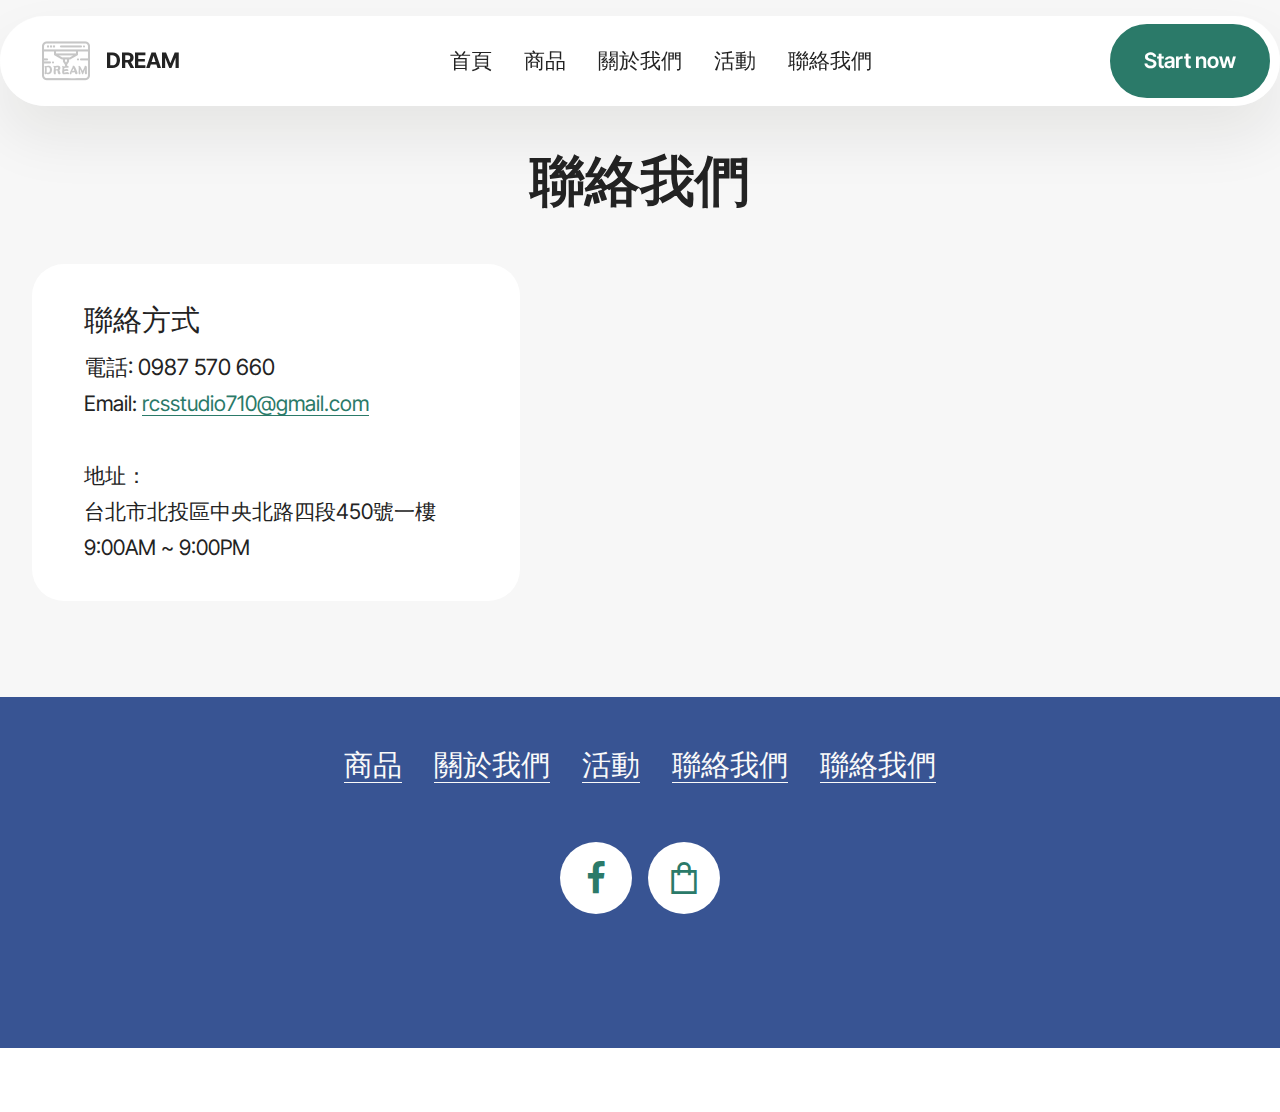
<file: page4.html>
<!DOCTYPE html>
<html  >
<head>
  <!-- Site made with Mobirise Website Builder v5.9.11, https://mobirise.com -->
  <meta charset="UTF-8">
  <meta http-equiv="X-UA-Compatible" content="IE=edge">
  <meta name="generator" content="Mobirise v5.9.11, mobirise.com">
  <meta name="viewport" content="width=device-width, initial-scale=1, minimum-scale=1">
  <link rel="shortcut icon" href="assets/images/psx-20231215-123459-96x96.png" type="image/x-icon">
  <meta name="description" content="">
  
  
  <title>聯絡我們</title>
  <link rel="stylesheet" href="assets/web/assets/mobirise-icons2/mobirise2.css">
  <link rel="stylesheet" href="assets/bootstrap/css/bootstrap.min.css">
  <link rel="stylesheet" href="assets/bootstrap/css/bootstrap-grid.min.css">
  <link rel="stylesheet" href="assets/bootstrap/css/bootstrap-reboot.min.css">
  <link rel="stylesheet" href="assets/animatecss/animate.css">
  <link rel="stylesheet" href="assets/dropdown/css/style.css">
  <link rel="stylesheet" href="assets/socicon/css/styles.css">
  <link rel="stylesheet" href="assets/theme/css/style.css">
  <link rel="preload" href="https://fonts.googleapis.com/css?family=Inter+Tight:100,200,300,400,500,600,700,800,900,100i,200i,300i,400i,500i,600i,700i,800i,900i&display=swap" as="style" onload="this.onload=null;this.rel='stylesheet'">
  <noscript><link rel="stylesheet" href="https://fonts.googleapis.com/css?family=Inter+Tight:100,200,300,400,500,600,700,800,900,100i,200i,300i,400i,500i,600i,700i,800i,900i&display=swap"></noscript>
  <link rel="preload" as="style" href="assets/mobirise/css/mbr-additional.css"><link rel="stylesheet" href="assets/mobirise/css/mbr-additional.css" type="text/css">

  
  
  
</head>
<body>
  
  <section data-bs-version="5.1" class="menu menu2 cid-tJS6tZXiPa" once="menu" id="menu02-1r">
	

	<nav class="navbar navbar-dropdown navbar-fixed-top navbar-expand-lg">
		<div class="container">
			<div class="navbar-brand">
				<span class="navbar-logo">
					<a href="https://mobirise.com">
						<img src="assets/images/psx-20231215-123459-96x96.png" alt="Mobirise Website Builder" style="height: 3rem;">
					</a>
				</span>
				<span class="navbar-caption-wrap"><a class="navbar-caption text-black text-primary display-4" href="index.html#header05-1">DREAM</a></span>
			</div>
			<button class="navbar-toggler" type="button" data-toggle="collapse" data-bs-toggle="collapse" data-target="#navbarSupportedContent" data-bs-target="#navbarSupportedContent" aria-controls="navbarNavAltMarkup" aria-expanded="false" aria-label="Toggle navigation">
				<div class="hamburger">
					<span></span>
					<span></span>
					<span></span>
					<span></span>
				</div>
			</button>
			<div class="collapse navbar-collapse" id="navbarSupportedContent">
				<ul class="navbar-nav nav-dropdown" data-app-modern-menu="true"><li class="nav-item">
						<a class="nav-link link text-black text-primary display-4" href="index.html">首頁</a>
					</li><li class="nav-item"><a class="nav-link link text-black text-primary display-4" href="page1.html">商品</a></li>
					<li class="nav-item">
						<a class="nav-link link text-black text-primary display-4" href="page2.html" aria-expanded="false">關於我們</a>
					</li>
					<li class="nav-item">
						<a class="nav-link link text-black text-primary display-4" href="page3.html">活動</a>
					</li><li class="nav-item"><a class="nav-link link text-black text-primary display-4" href="page4.html">聯絡我們</a></li></ul>
				
				<div class="navbar-buttons mbr-section-btn"><a class="btn btn-primary display-4" href="index.html#form02-6"> Start now</a></div>
			</div>
		</div>
	</nav>
</section>

<section data-bs-version="5.1" class="contacts2 map1 cid-tZJjxeLZTE" id="contacts02-29">

    

    
    <div class="container">
        <div class="mbr-section-head mb-5">
            <h3 class="mbr-section-title mbr-fonts-style align-center mb-0 display-2">
                <strong>聯絡我們</strong></h3>
            
        </div>
        <div class="row justify-content-center mt-4">
            <div class="card col-12 col-md-5">
                <div class="card-wrapper">
                    <div class="text-wrapper">
                        <h5 class="cardTitle mbr-fonts-style mb-2 display-5">聯絡方式</h5>
                    <ul class="list mbr-fonts-style display-7">
                        <li class="mbr-text item-wrap"><span style="font-size: 1.4rem;">電話: 0987 570 660</span></li>
                        <li class="mbr-text item-wrap">Email: <a href="mailto:info@site.com" class="text-primary">rcsstudio710@gmail.com</a></li><li class="mbr-text item-wrap"><br></li>
                        <li class="mbr-text item-wrap">地址：</li><li class="mbr-text item-wrap">台北市北投區中央北路四段450號一樓</li><li class="mbr-text item-wrap">9:00AM ~ 9:00PM</li>
                    </ul>
                    </div>
                </div>
            </div>
            <div class="map-wrapper col-12 col-md-7">
                <div class="google-map"><iframe frameborder="0" style="border:0" src="https://www.google.com/maps/embed?pb=!1m18!1m12!1m3!1d1806.0986716834564!2d121.46898357845467!3d25.12901819606761!2m3!1f0!2f0!3f0!3m2!1i1024!2i768!4f13.1!3m3!1m2!1s0x3442af0b69af09ad%3A0xc0f687b3c168da68!2sNo.%20450%2C%20Section%204%2C%20Zhongyang%20N%20Rd%2C%20Beitou%20District%2C%20Taipei%20City%2C%20Taiwan%20112!5e0!3m2!1sen!2sus!4v1703761219402!5m2!1sen!2sus" allowfullscreen=""></iframe></div>
            </div>
        </div>
    </div>
</section>

<section data-bs-version="5.1" class="footer1 programm5 cid-tZJaekpdfC" once="footers" id="footer03-1z">

        

    

    <div class="container">
        <div class="row">

            <div class="row-links mb-4">
                <ul class="header-menu">
                  
                  
                  
                  
                <li class="header-menu-item mbr-fonts-style display-5"><a href="page1.html" class="text-white text-primary">商品</a></li><li class="header-menu-item mbr-fonts-style display-5"><a href="page2.html" class="text-white">關於我們</a></li><li class="header-menu-item mbr-fonts-style display-5"><a href="page3.html" class="text-white">活動</a></li><li class="header-menu-item mbr-fonts-style display-5"><a href="page4.html" class="text-white">聯絡我們</a></li><li class="header-menu-item mbr-fonts-style display-5"><a href="page4.html" class="text-white">聯絡我們</a></li></ul>
              </div>

            <div class="col-12">
                <div class="social-row">
                    <div class="soc-item">
                        <a href="https://www.facebook.com/profile.php?id=100094662565199&mibextid=ZbWKwL" target="_blank">
                            <span class="mbr-iconfont display-7 socicon-facebook socicon"></span>
                        </a>
                    </div>
                    <div class="soc-item">
                        <a href="https://shopee.tw/starbox624132 " target="_blank">
                            <span class="mbr-iconfont mobi-mbri-shopping-bag mobi-mbri"></span>
                        </a>
                    </div>
                    
                    
                    
                </div>
            </div>
            <div class="col-12 mt-5">
                <p class="mbr-fonts-style copyright display-7">
                    © 2024-DREAM</p>
            </div>
        </div>
    </div>
</section><section class="display-7" style="padding: 0;align-items: center;justify-content: center;flex-wrap: wrap;    align-content: center;display: flex;position: relative;height: 4rem;"><a href="https://mobiri.se/3126675" style="flex: 1 1;height: 4rem;position: absolute;width: 100%;z-index: 1;"><img alt="" style="height: 4rem;" src="[data-uri]"></a><p style="margin: 0;text-align: center;" class="display-7">&#8204;</p><a style="z-index:1" href="https://mobirise.com"> Website Builder Software</a></section><script src="assets/bootstrap/js/bootstrap.bundle.min.js"></script>  <script src="assets/smoothscroll/smooth-scroll.js"></script>  <script src="assets/ytplayer/index.js"></script>  <script src="assets/dropdown/js/navbar-dropdown.js"></script>  <script src="assets/theme/js/script.js"></script>  
  
  
  <input name="animation" type="hidden">
  </body>
</html>
</file>
<file: assets/web/assets/mobirise-icons2/mobirise2.css>
@font-face {
  font-family: 'Moririse2';
  font-display: swap;
  src:  url('mobirise2.eot?f2bix4');
  src:  url('mobirise2.eot?f2bix4#iefix') format('embedded-opentype'),
    url('mobirise2.ttf?f2bix4') format('truetype'),
    url('mobirise2.woff?f2bix4') format('woff'),
    url('mobirise2.svg?f2bix4#mobirise2') format('svg');
  font-weight: normal;
  font-style: normal;
}

[class^="mobi-"], [class*=" mobi-"] {
  /* use !important to prevent issues with browser extensions that change fonts */
  font-family: 'Moririse2' !important;
  speak: none;
  font-style: normal;
  font-weight: normal;
  font-variant: normal;
  text-transform: none;
  line-height: 1;

  /* Better Font Rendering =========== */
  -webkit-font-smoothing: antialiased;
  -moz-osx-font-smoothing: grayscale;
}

.mobi-mbri-add-submenu:before {
  content: "\e900";
}
.mobi-mbri-alert:before {
  content: "\e901";
}
.mobi-mbri-align-center:before {
  content: "\e902";
}
.mobi-mbri-align-justify:before {
  content: "\e903";
}
.mobi-mbri-align-left:before {
  content: "\e904";
}
.mobi-mbri-align-right:before {
  content: "\e905";
}
.mobi-mbri-android:before {
  content: "\e906";
}
.mobi-mbri-apple:before {
  content: "\e907";
}
.mobi-mbri-arrow-down:before {
  content: "\e908";
}
.mobi-mbri-arrow-next:before {
  content: "\e909";
}
.mobi-mbri-arrow-prev:before {
  content: "\e90a";
}
.mobi-mbri-arrow-up:before {
  content: "\e90b";
}
.mobi-mbri-bold:before {
  content: "\e90c";
}
.mobi-mbri-bookmark:before {
  content: "\e90d";
}
.mobi-mbri-bootstrap:before {
  content: "\e90e";
}
.mobi-mbri-briefcase:before {
  content: "\e90f";
}
.mobi-mbri-browse:before {
  content: "\e910";
}
.mobi-mbri-bulleted-list:before {
  content: "\e911";
}
.mobi-mbri-calendar:before {
  content: "\e912";
}
.mobi-mbri-camera:before {
  content: "\e913";
}
.mobi-mbri-cart-add:before {
  content: "\e914";
}
.mobi-mbri-cart-full:before {
  content: "\e915";
}
.mobi-mbri-cash:before {
  content: "\e916";
}
.mobi-mbri-change-style:before {
  content: "\e917";
}
.mobi-mbri-chat:before {
  content: "\e918";
}
.mobi-mbri-clock:before {
  content: "\e919";
}
.mobi-mbri-close:before {
  content: "\e91a";
}
.mobi-mbri-cloud:before {
  content: "\e91b";
}
.mobi-mbri-code:before {
  content: "\e91c";
}
.mobi-mbri-contact-form:before {
  content: "\e91d";
}
.mobi-mbri-credit-card:before {
  content: "\e91e";
}
.mobi-mbri-cursor-click:before {
  content: "\e91f";
}
.mobi-mbri-cust-feedback:before {
  content: "\e920";
}
.mobi-mbri-database:before {
  content: "\e921";
}
.mobi-mbri-delivery:before {
  content: "\e922";
}
.mobi-mbri-desktop:before {
  content: "\e923";
}
.mobi-mbri-devices:before {
  content: "\e924";
}
.mobi-mbri-down:before {
  content: "\e925";
}
.mobi-mbri-download-2:before {
  content: "\e926";
}
.mobi-mbri-download:before {
  content: "\e927";
}
.mobi-mbri-drag-n-drop-2:before {
  content: "\e928";
}
.mobi-mbri-drag-n-drop:before {
  content: "\e929";
}
.mobi-mbri-edit-2:before {
  content: "\e92a";
}
.mobi-mbri-edit:before {
  content: "\e92b";
}
.mobi-mbri-error:before {
  content: "\e92c";
}
.mobi-mbri-extension:before {
  content: "\e92d";
}
.mobi-mbri-features:before {
  content: "\e92e";
}
.mobi-mbri-file:before {
  content: "\e92f";
}
.mobi-mbri-flag:before {
  content: "\e930";
}
.mobi-mbri-folder:before {
  content: "\e931";
}
.mobi-mbri-gift:before {
  content: "\e932";
}
.mobi-mbri-github:before {
  content: "\e933";
}
.mobi-mbri-globe-2:before {
  content: "\e934";
}
.mobi-mbri-globe:before {
  content: "\e935";
}
.mobi-mbri-growing-chart:before {
  content: "\e936";
}
.mobi-mbri-hearth:before {
  content: "\e937";
}
.mobi-mbri-help:before {
  content: "\e938";
}
.mobi-mbri-home:before {
  content: "\e939";
}
.mobi-mbri-hot-cup:before {
  content: "\e93a";
}
.mobi-mbri-idea:before {
  content: "\e93b";
}
.mobi-mbri-image-gallery:before {
  content: "\e93c";
}
.mobi-mbri-image-slider:before {
  content: "\e93d";
}
.mobi-mbri-info:before {
  content: "\e93e";
}
.mobi-mbri-italic:before {
  content: "\e93f";
}
.mobi-mbri-key:before {
  content: "\e940";
}
.mobi-mbri-laptop:before {
  content: "\e941";
}
.mobi-mbri-layers:before {
  content: "\e942";
}
.mobi-mbri-left-right:before {
  content: "\e943";
}
.mobi-mbri-left:before {
  content: "\e944";
}
.mobi-mbri-letter:before {
  content: "\e945";
}
.mobi-mbri-like:before {
  content: "\e946";
}
.mobi-mbri-link:before {
  content: "\e947";
}
.mobi-mbri-lock:before {
  content: "\e948";
}
.mobi-mbri-login:before {
  content: "\e949";
}
.mobi-mbri-logout:before {
  content: "\e94a";
}
.mobi-mbri-magic-stick:before {
  content: "\e94b";
}
.mobi-mbri-map-pin:before {
  content: "\e94c";
}
.mobi-mbri-menu:before {
  content: "\e94d";
}
.mobi-mbri-mobile-2:before {
  content: "\e94e";
}
.mobi-mbri-mobile-horizontal:before {
  content: "\e94f";
}
.mobi-mbri-mobile:before {
  content: "\e950";
}
.mobi-mbri-mobirise:before {
  content: "\e951";
}
.mobi-mbri-more-horizontal:before {
  content: "\e952";
}
.mobi-mbri-more-vertical:before {
  content: "\e953";
}
.mobi-mbri-music:before {
  content: "\e954";
}
.mobi-mbri-new-file:before {
  content: "\e955";
}
.mobi-mbri-numbered-list:before {
  content: "\e956";
}
.mobi-mbri-opened-folder:before {
  content: "\e957";
}
.mobi-mbri-pages:before {
  content: "\e958";
}
.mobi-mbri-paper-plane:before {
  content: "\e959";
}
.mobi-mbri-paperclip:before {
  content: "\e95a";
}
.mobi-mbri-phone:before {
  content: "\e95b";
}
.mobi-mbri-photo:before {
  content: "\e95c";
}
.mobi-mbri-photos:before {
  content: "\e95d";
}
.mobi-mbri-pin:before {
  content: "\e95e";
}
.mobi-mbri-play:before {
  content: "\e95f";
}
.mobi-mbri-plus:before {
  content: "\e960";
}
.mobi-mbri-preview:before {
  content: "\e961";
}
.mobi-mbri-print:before {
  content: "\e962";
}
.mobi-mbri-protect:before {
  content: "\e963";
}
.mobi-mbri-question:before {
  content: "\e964";
}
.mobi-mbri-quote-left:before {
  content: "\e965";
}
.mobi-mbri-quote-right:before {
  content: "\e966";
}
.mobi-mbri-redo:before {
  content: "\e967";
}
.mobi-mbri-refresh:before {
  content: "\e968";
}
.mobi-mbri-responsive-2:before {
  content: "\e969";
}
.mobi-mbri-responsive:before {
  content: "\e96a";
}
.mobi-mbri-right:before {
  content: "\e96b";
}
.mobi-mbri-rocket:before {
  content: "\e96c";
}
.mobi-mbri-sad-face:before {
  content: "\e96d";
}
.mobi-mbri-sale:before {
  content: "\e96e";
}
.mobi-mbri-save:before {
  content: "\e96f";
}
.mobi-mbri-search:before {
  content: "\e970";
}
.mobi-mbri-setting-2:before {
  content: "\e971";
}
.mobi-mbri-setting-3:before {
  content: "\e972";
}
.mobi-mbri-setting:before {
  content: "\e973";
}
.mobi-mbri-share:before {
  content: "\e974";
}
.mobi-mbri-shopping-bag:before {
  content: "\e975";
}
.mobi-mbri-shopping-basket:before {
  content: "\e976";
}
.mobi-mbri-shopping-cart:before {
  content: "\e977";
}
.mobi-mbri-sites:before {
  content: "\e978";
}
.mobi-mbri-smile-face:before {
  content: "\e979";
}
.mobi-mbri-speed:before {
  content: "\e97a";
}
.mobi-mbri-star:before {
  content: "\e97b";
}
.mobi-mbri-success:before {
  content: "\e97c";
}
.mobi-mbri-sun:before {
  content: "\e97d";
}
.mobi-mbri-sun2:before {
  content: "\e97e";
}
.mobi-mbri-tablet-vertical:before {
  content: "\e97f";
}
.mobi-mbri-tablet:before {
  content: "\e980";
}
.mobi-mbri-target:before {
  content: "\e981";
}
.mobi-mbri-timer:before {
  content: "\e982";
}
.mobi-mbri-to-ftp:before {
  content: "\e983";
}
.mobi-mbri-to-local-drive:before {
  content: "\e984";
}
.mobi-mbri-touch-swipe:before {
  content: "\e985";
}
.mobi-mbri-touch:before {
  content: "\e986";
}
.mobi-mbri-trash:before {
  content: "\e987";
}
.mobi-mbri-underline:before {
  content: "\e988";
}
.mobi-mbri-undo:before {
  content: "\e989";
}
.mobi-mbri-unlink:before {
  content: "\e98a";
}
.mobi-mbri-unlock:before {
  content: "\e98b";
}
.mobi-mbri-up-down:before {
  content: "\e98c";
}
.mobi-mbri-up:before {
  content: "\e98d";
}
.mobi-mbri-update:before {
  content: "\e98e";
}
.mobi-mbri-upload-2:before {
  content: "\e98f";
}
.mobi-mbri-upload:before {
  content: "\e990";
}
.mobi-mbri-user-2:before {
  content: "\e991";
}
.mobi-mbri-user:before {
  content: "\e992";
}
.mobi-mbri-users:before {
  content: "\e993";
}
.mobi-mbri-video-play:before {
  content: "\e994";
}
.mobi-mbri-video:before {
  content: "\e995";
}
.mobi-mbri-watch:before {
  content: "\e996";
}
.mobi-mbri-website-theme-2:before {
  content: "\e997";
}
.mobi-mbri-website-theme:before {
  content: "\e998";
}
.mobi-mbri-wifi:before {
  content: "\e999";
}
.mobi-mbri-windows:before {
  content: "\e99a";
}
.mobi-mbri-zoom-in:before {
  content: "\e99b";
}
.mobi-mbri-zoom-out:before {
  content: "\e99c";
}
</file>
<file: assets/parallax/jarallax.css>
.jarallax {
    position: relative;
    z-index: 0;
}
.jarallax > .jarallax-img {
    position: absolute;
    object-fit: cover;
    /* support for plugin https://github.com/bfred-it/object-fit-images */
    font-family: 'object-fit: cover;';
    top: 0;
    left: 0;
    width: 100%;
    height: 100%;
    z-index: -1;
}
</file>
<file: assets/dropdown/css/style.css>
.navbar-dropdown {
  left: 0;
  padding: 0;
  position: absolute;
  right: 0;
  top: 0;
  transition: all 0.45s ease;
  z-index: 1030;
  background: #282828; }
  .navbar-dropdown .navbar-logo {
    margin-right: 0.8rem;
    transition: margin 0.3s ease-in-out;
    vertical-align: middle; }
    .navbar-dropdown .navbar-logo img {
      height: 3.125rem;
      transition: all 0.3s ease-in-out; }
    .navbar-dropdown .navbar-logo.mbr-iconfont {
      font-size: 3.125rem;
      line-height: 3.125rem; }
  .navbar-dropdown .navbar-caption {
    font-weight: 700;
    white-space: normal;
    vertical-align: -4px;
    line-height: 3.125rem !important; }
    .navbar-dropdown .navbar-caption, .navbar-dropdown .navbar-caption:hover {
      color: inherit;
      text-decoration: none; }
  .navbar-dropdown .mbr-iconfont + .navbar-caption {
    vertical-align: -1px; }
  .navbar-dropdown.navbar-fixed-top {
    position: fixed; }
  .navbar-dropdown .navbar-brand span {
    vertical-align: -4px; }
  .navbar-dropdown.bg-color.transparent {
    background: none; }
  .navbar-dropdown.navbar-short .navbar-brand {
    padding: 0.625rem 0; }
    .navbar-dropdown.navbar-short .navbar-brand span {
      vertical-align: -1px; }
  .navbar-dropdown.navbar-short .navbar-caption {
    line-height: 2.375rem !important;
    vertical-align: -2px; }
  .navbar-dropdown.navbar-short .navbar-logo {
    margin-right: 0.5rem; }
    .navbar-dropdown.navbar-short .navbar-logo img {
      height: 2.375rem; }
    .navbar-dropdown.navbar-short .navbar-logo.mbr-iconfont {
      font-size: 2.375rem;
      line-height: 2.375rem; }
  .navbar-dropdown.navbar-short .mbr-table-cell {
    height: 3.625rem; }
  .navbar-dropdown .navbar-close {
    left: 0.6875rem;
    position: fixed;
    top: 0.75rem;
    z-index: 1000; }
  .navbar-dropdown .hamburger-icon {
    content: "";
    display: inline-block;
    vertical-align: middle;
    width: 16px;
    -webkit-box-shadow: 0 -6px 0 1px #282828,0 0 0 1px #282828,0 6px 0 1px #282828;
    -moz-box-shadow: 0 -6px 0 1px #282828,0 0 0 1px #282828,0 6px 0 1px #282828;
    box-shadow: 0 -6px 0 1px #282828,0 0 0 1px #282828,0 6px 0 1px #282828; }

.dropdown-menu .dropdown-toggle[data-toggle="dropdown-submenu"]::after {
  border-bottom: 0.35em solid transparent;
  border-left: 0.35em solid;
  border-right: 0;
  border-top: 0.35em solid transparent;
  margin-left: 0.3rem; }

.dropdown-menu .dropdown-item:focus {
  outline: 0; }

.nav-dropdown {
  font-size: 0.75rem;
  font-weight: 500;
  height: auto !important; }
  .nav-dropdown .nav-btn {
    padding-left: 1rem; }
  .nav-dropdown .link {
    margin: .667em 1.667em;
    font-weight: 500;
    padding: 0;
    transition: color .2s ease-in-out; }
    .nav-dropdown .link.dropdown-toggle {
      margin-right: 2.583em; }
      .nav-dropdown .link.dropdown-toggle::after {
        margin-left: .25rem;
        border-top: 0.35em solid;
        border-right: 0.35em solid transparent;
        border-left: 0.35em solid transparent;
        border-bottom: 0; }
      .nav-dropdown .link.dropdown-toggle[aria-expanded="true"] {
        margin: 0;
        padding: 0.667em 3.263em  0.667em 1.667em; }
  .nav-dropdown .link::after,
  .nav-dropdown .dropdown-item::after {
    color: inherit; }
  .nav-dropdown .btn {
    font-size: 0.75rem;
    font-weight: 700;
    letter-spacing: 0;
    margin-bottom: 0;
    padding-left: 1.25rem;
    padding-right: 1.25rem; }
  .nav-dropdown .dropdown-menu {
    border-radius: 0;
    border: 0;
    left: 0;
    margin: 0;
    padding-bottom: 1.25rem;
    padding-top: 1.25rem;
    position: relative; }
  .nav-dropdown .dropdown-submenu {
    margin-left: 0.125rem;
    top: 0; }
  .nav-dropdown .dropdown-item {
    font-weight: 500;
    line-height: 2;
    padding: 0.3846em 4.615em 0.3846em 1.5385em;
    position: relative;
    transition: color .2s ease-in-out, background-color .2s ease-in-out; }
    .nav-dropdown .dropdown-item::after {
      margin-top: -0.3077em;
      position: absolute;
      right: 1.1538em;
      top: 50%; }
    .nav-dropdown .dropdown-item:focus, .nav-dropdown .dropdown-item:hover {
      background: none; }

@media (max-width: 767px) {
  .nav-dropdown.navbar-toggleable-sm {
    bottom: 0;
    display: none;
    left: 0;
    overflow-x: hidden;
    position: fixed;
    top: 0;
    transform: translateX(-100%);
    -ms-transform: translateX(-100%);
    -webkit-transform: translateX(-100%);
    width: 18.75rem;
    z-index: 999; } }
.nav-dropdown.navbar-toggleable-xl {
  bottom: 0;
  display: none;
  left: 0;
  overflow-x: hidden;
  position: fixed;
  top: 0;
  transform: translateX(-100%);
  -ms-transform: translateX(-100%);
  -webkit-transform: translateX(-100%);
  width: 18.75rem;
  z-index: 999; }

.nav-dropdown-sm {
  display: block !important;
  overflow-x: hidden;
  overflow: auto;
  padding-top: 3.875rem; }
  .nav-dropdown-sm::after {
    content: "";
    display: block;
    height: 3rem;
    width: 100%; }
  .nav-dropdown-sm.collapse.in ~ .navbar-close {
    display: block !important; }
  .nav-dropdown-sm.collapsing, .nav-dropdown-sm.collapse.in {
    transform: translateX(0);
    -ms-transform: translateX(0);
    -webkit-transform: translateX(0);
    transition: all 0.25s ease-out;
    -webkit-transition: all 0.25s ease-out;
    background: #282828; }
  .nav-dropdown-sm.collapsing[aria-expanded="false"] {
    transform: translateX(-100%);
    -ms-transform: translateX(-100%);
    -webkit-transform: translateX(-100%); }
  .nav-dropdown-sm .nav-item {
    display: block;
    margin-left: 0 !important;
    padding-left: 0; }
  .nav-dropdown-sm .link,
  .nav-dropdown-sm .dropdown-item {
    border-top: 1px dotted rgba(255, 255, 255, 0.1);
    font-size: 0.8125rem;
    line-height: 1.6;
    margin: 0 !important;
    padding: 0.875rem 2.4rem 0.875rem 1.5625rem !important;
    position: relative;
    white-space: normal; }
    .nav-dropdown-sm .link:focus, .nav-dropdown-sm .link:hover,
    .nav-dropdown-sm .dropdown-item:focus,
    .nav-dropdown-sm .dropdown-item:hover {
      background: rgba(0, 0, 0, 0.2) !important;
      color: #c0a375; }
  .nav-dropdown-sm .nav-btn {
    position: relative;
    padding: 1.5625rem 1.5625rem 0 1.5625rem; }
    .nav-dropdown-sm .nav-btn::before {
      border-top: 1px dotted rgba(255, 255, 255, 0.1);
      content: "";
      left: 0;
      position: absolute;
      top: 0;
      width: 100%; }
    .nav-dropdown-sm .nav-btn + .nav-btn {
      padding-top: 0.625rem; }
      .nav-dropdown-sm .nav-btn + .nav-btn::before {
        display: none; }
  .nav-dropdown-sm .btn {
    padding: 0.625rem 0; }
  .nav-dropdown-sm .dropdown-toggle[data-toggle="dropdown-submenu"]::after {
    margin-left: .25rem;
    border-top: 0.35em solid;
    border-right: 0.35em solid transparent;
    border-left: 0.35em solid transparent;
    border-bottom: 0; }
  .nav-dropdown-sm .dropdown-toggle[data-toggle="dropdown-submenu"][aria-expanded="true"]::after {
    border-top: 0;
    border-right: 0.35em solid transparent;
    border-left: 0.35em solid transparent;
    border-bottom: 0.35em solid; }
  .nav-dropdown-sm .dropdown-menu {
    margin: 0;
    padding: 0;
    position: relative;
    top: 0;
    left: 0;
    width: 100%;
    border: 0;
    float: none;
    border-radius: 0;
    background: none; }
  .nav-dropdown-sm .dropdown-submenu {
    left: 100%;
    margin-left: 0.125rem;
    margin-top: -1.25rem;
    top: 0; }

.navbar-toggleable-sm .nav-dropdown .dropdown-menu {
  position: absolute; }

.navbar-toggleable-sm .nav-dropdown .dropdown-submenu {
  left: 100%;
  margin-left: 0.125rem;
  margin-top: -1.25rem;
  top: 0; }

.navbar-toggleable-sm.opened .nav-dropdown .dropdown-menu {
  position: relative; }

.navbar-toggleable-sm.opened .nav-dropdown .dropdown-submenu {
  left: 0;
  margin-left: 00rem;
  margin-top: 0rem;
  top: 0; }

.is-builder .nav-dropdown.collapsing {
  transition: none !important; }
</file>
<file: assets/socicon/css/styles.css>
@charset "UTF-8";

@font-face {
  font-family: 'Socicon';
  src:  url('../fonts/socicon.eot');
  src:  url('../fonts/socicon.eot?#iefix') format('embedded-opentype'),
    url('../fonts/socicon.woff2') format('woff2'),
    url('../fonts/socicon.ttf') format('truetype'),
    url('../fonts/socicon.woff') format('woff'),
    url('../fonts/socicon.svg#socicon') format('svg');
  font-weight: normal;
  font-style: normal;
  font-display: swap;
}

[data-icon]:before {
  font-family: "socicon" !important;
  content: attr(data-icon);
  font-style: normal !important;
  font-weight: normal !important;
  font-variant: normal !important;
  text-transform: none !important;
  speak: none;
  line-height: 1;
  -webkit-font-smoothing: antialiased;
  -moz-osx-font-smoothing: grayscale;
}

[class^="socicon-"], [class*=" socicon-"] {
  /* use !important to prevent issues with browser extensions that change fonts */
  font-family: 'Socicon' !important;
  speak: none;
  font-style: normal;
  font-weight: normal;
  font-variant: normal;
  text-transform: none;
  line-height: 1;

  /* Better Font Rendering =========== */
  -webkit-font-smoothing: antialiased;
  -moz-osx-font-smoothing: grayscale;
}

.socicon-eitaa:before {
  content: "\e97c";
}
.socicon-soroush:before {
  content: "\e97d";
}
.socicon-bale:before {
  content: "\e97e";
}
.socicon-zazzle:before {
  content: "\e97b";
}
.socicon-society6:before {
  content: "\e97a";
}
.socicon-redbubble:before {
  content: "\e979";
}
.socicon-avvo:before {
  content: "\e978";
}
.socicon-stitcher:before {
  content: "\e977";
}
.socicon-googlehangouts:before {
  content: "\e974";
}
.socicon-dlive:before {
  content: "\e975";
}
.socicon-vsco:before {
  content: "\e976";
}
.socicon-flipboard:before {
  content: "\e973";
}
.socicon-ubuntu:before {
  content: "\e958";
}
.socicon-artstation:before {
  content: "\e959";
}
.socicon-invision:before {
  content: "\e95a";
}
.socicon-torial:before {
  content: "\e95b";
}
.socicon-collectorz:before {
  content: "\e95c";
}
.socicon-seenthis:before {
  content: "\e95d";
}
.socicon-googleplaymusic:before {
  content: "\e95e";
}
.socicon-debian:before {
  content: "\e95f";
}
.socicon-filmfreeway:before {
  content: "\e960";
}
.socicon-gnome:before {
  content: "\e961";
}
.socicon-itchio:before {
  content: "\e962";
}
.socicon-jamendo:before {
  content: "\e963";
}
.socicon-mix:before {
  content: "\e964";
}
.socicon-sharepoint:before {
  content: "\e965";
}
.socicon-tinder:before {
  content: "\e966";
}
.socicon-windguru:before {
  content: "\e967";
}
.socicon-cdbaby:before {
  content: "\e968";
}
.socicon-elementaryos:before {
  content: "\e969";
}
.socicon-stage32:before {
  content: "\e96a";
}
.socicon-tiktok:before {
  content: "\e96b";
}
.socicon-gitter:before {
  content: "\e96c";
}
.socicon-letterboxd:before {
  content: "\e96d";
}
.socicon-threema:before {
  content: "\e96e";
}
.socicon-splice:before {
  content: "\e96f";
}
.socicon-metapop:before {
  content: "\e970";
}
.socicon-naver:before {
  content: "\e971";
}
.socicon-remote:before {
  content: "\e972";
}
.socicon-internet:before {
  content: "\e957";
}
.socicon-moddb:before {
  content: "\e94b";
}
.socicon-indiedb:before {
  content: "\e94c";
}
.socicon-traxsource:before {
  content: "\e94d";
}
.socicon-gamefor:before {
  content: "\e94e";
}
.socicon-pixiv:before {
  content: "\e94f";
}
.socicon-myanimelist:before {
  content: "\e950";
}
.socicon-blackberry:before {
  content: "\e951";
}
.socicon-wickr:before {
  content: "\e952";
}
.socicon-spip:before {
  content: "\e953";
}
.socicon-napster:before {
  content: "\e954";
}
.socicon-beatport:before {
  content: "\e955";
}
.socicon-hackerone:before {
  content: "\e956";
}
.socicon-hackernews:before {
  content: "\e946";
}
.socicon-smashwords:before {
  content: "\e947";
}
.socicon-kobo:before {
  content: "\e948";
}
.socicon-bookbub:before {
  content: "\e949";
}
.socicon-mailru:before {
  content: "\e94a";
}
.socicon-gitlab:before {
  content: "\e945";
}
.socicon-instructables:before {
  content: "\e944";
}
.socicon-portfolio:before {
  content: "\e943";
}
.socicon-codered:before {
  content: "\e940";
}
.socicon-origin:before {
  content: "\e941";
}
.socicon-nextdoor:before {
  content: "\e942";
}
.socicon-udemy:before {
  content: "\e93f";
}
.socicon-livemaster:before {
  content: "\e93e";
}
.socicon-crunchbase:before {
  content: "\e93b";
}
.socicon-homefy:before {
  content: "\e93c";
}
.socicon-calendly:before {
  content: "\e93d";
}
.socicon-realtor:before {
  content: "\e90f";
}
.socicon-tidal:before {
  content: "\e910";
}
.socicon-qobuz:before {
  content: "\e911";
}
.socicon-natgeo:before {
  content: "\e912";
}
.socicon-mastodon:before {
  content: "\e913";
}
.socicon-unsplash:before {
  content: "\e914";
}
.socicon-homeadvisor:before {
  content: "\e915";
}
.socicon-angieslist:before {
  content: "\e916";
}
.socicon-codepen:before {
  content: "\e917";
}
.socicon-slack:before {
  content: "\e918";
}
.socicon-openaigym:before {
  content: "\e919";
}
.socicon-logmein:before {
  content: "\e91a";
}
.socicon-fiverr:before {
  content: "\e91b";
}
.socicon-gotomeeting:before {
  content: "\e91c";
}
.socicon-aliexpress:before {
  content: "\e91d";
}
.socicon-guru:before {
  content: "\e91e";
}
.socicon-appstore:before {
  content: "\e91f";
}
.socicon-homes:before {
  content: "\e920";
}
.socicon-zoom:before {
  content: "\e921";
}
.socicon-alibaba:before {
  content: "\e922";
}
.socicon-craigslist:before {
  content: "\e923";
}
.socicon-wix:before {
  content: "\e924";
}
.socicon-redfin:before {
  content: "\e925";
}
.socicon-googlecalendar:before {
  content: "\e926";
}
.socicon-shopify:before {
  content: "\e927";
}
.socicon-freelancer:before {
  content: "\e928";
}
.socicon-seedrs:before {
  content: "\e929";
}
.socicon-bing:before {
  content: "\e92a";
}
.socicon-doodle:before {
  content: "\e92b";
}
.socicon-bonanza:before {
  content: "\e92c";
}
.socicon-squarespace:before {
  content: "\e92d";
}
.socicon-toptal:before {
  content: "\e92e";
}
.socicon-gust:before {
  content: "\e92f";
}
.socicon-ask:before {
  content: "\e930";
}
.socicon-trulia:before {
  content: "\e931";
}
.socicon-loomly:before {
  content: "\e932";
}
.socicon-ghost:before {
  content: "\e933";
}
.socicon-upwork:before {
  content: "\e934";
}
.socicon-fundable:before {
  content: "\e935";
}
.socicon-booking:before {
  content: "\e936";
}
.socicon-googlemaps:before {
  content: "\e937";
}
.socicon-zillow:before {
  content: "\e938";
}
.socicon-niconico:before {
  content: "\e939";
}
.socicon-toneden:before {
  content: "\e93a";
}
.socicon-augment:before {
  content: "\e908";
}
.socicon-bitbucket:before {
  content: "\e909";
}
.socicon-fyuse:before {
  content: "\e90a";
}
.socicon-yt-gaming:before {
  content: "\e90b";
}
.socicon-sketchfab:before {
  content: "\e90c";
}
.socicon-mobcrush:before {
  content: "\e90d";
}
.socicon-microsoft:before {
  content: "\e90e";
}
.socicon-pandora:before {
  content: "\e907";
}
.socicon-messenger:before {
  content: "\e906";
}
.socicon-gamewisp:before {
  content: "\e905";
}
.socicon-bloglovin:before {
  content: "\e904";
}
.socicon-tunein:before {
  content: "\e903";
}
.socicon-gamejolt:before {
  content: "\e901";
}
.socicon-trello:before {
  content: "\e902";
}
.socicon-spreadshirt:before {
  content: "\e900";
}
.socicon-500px:before {
  content: "\e000";
}
.socicon-8tracks:before {
  content: "\e001";
}
.socicon-airbnb:before {
  content: "\e002";
}
.socicon-alliance:before {
  content: "\e003";
}
.socicon-amazon:before {
  content: "\e004";
}
.socicon-amplement:before {
  content: "\e005";
}
.socicon-android:before {
  content: "\e006";
}
.socicon-angellist:before {
  content: "\e007";
}
.socicon-apple:before {
  content: "\e008";
}
.socicon-appnet:before {
  content: "\e009";
}
.socicon-baidu:before {
  content: "\e00a";
}
.socicon-bandcamp:before {
  content: "\e00b";
}
.socicon-battlenet:before {
  content: "\e00c";
}
.socicon-mixer:before {
  content: "\e00d";
}
.socicon-bebee:before {
  content: "\e00e";
}
.socicon-bebo:before {
  content: "\e00f";
}
.socicon-behance:before {
  content: "\e010";
}
.socicon-blizzard:before {
  content: "\e011";
}
.socicon-blogger:before {
  content: "\e012";
}
.socicon-buffer:before {
  content: "\e013";
}
.socicon-chrome:before {
  content: "\e014";
}
.socicon-coderwall:before {
  content: "\e015";
}
.socicon-curse:before {
  content: "\e016";
}
.socicon-dailymotion:before {
  content: "\e017";
}
.socicon-deezer:before {
  content: "\e018";
}
.socicon-delicious:before {
  content: "\e019";
}
.socicon-deviantart:before {
  content: "\e01a";
}
.socicon-diablo:before {
  content: "\e01b";
}
.socicon-digg:before {
  content: "\e01c";
}
.socicon-discord:before {
  content: "\e01d";
}
.socicon-disqus:before {
  content: "\e01e";
}
.socicon-douban:before {
  content: "\e01f";
}
.socicon-draugiem:before {
  content: "\e020";
}
.socicon-dribbble:before {
  content: "\e021";
}
.socicon-drupal:before {
  content: "\e022";
}
.socicon-ebay:before {
  content: "\e023";
}
.socicon-ello:before {
  content: "\e024";
}
.socicon-endomodo:before {
  content: "\e025";
}
.socicon-envato:before {
  content: "\e026";
}
.socicon-etsy:before {
  content: "\e027";
}
.socicon-facebook:before {
  content: "\e028";
}
.socicon-feedburner:before {
  content: "\e029";
}
.socicon-filmweb:before {
  content: "\e02a";
}
.socicon-firefox:before {
  content: "\e02b";
}
.socicon-flattr:before {
  content: "\e02c";
}
.socicon-flickr:before {
  content: "\e02d";
}
.socicon-formulr:before {
  content: "\e02e";
}
.socicon-forrst:before {
  content: "\e02f";
}
.socicon-foursquare:before {
  content: "\e030";
}
.socicon-friendfeed:before {
  content: "\e031";
}
.socicon-github:before {
  content: "\e032";
}
.socicon-goodreads:before {
  content: "\e033";
}
.socicon-google:before {
  content: "\e034";
}
.socicon-googlescholar:before {
  content: "\e035";
}
.socicon-googlegroups:before {
  content: "\e036";
}
.socicon-googlephotos:before {
  content: "\e037";
}
.socicon-googleplus:before {
  content: "\e038";
}
.socicon-grooveshark:before {
  content: "\e039";
}
.socicon-hackerrank:before {
  content: "\e03a";
}
.socicon-hearthstone:before {
  content: "\e03b";
}
.socicon-hellocoton:before {
  content: "\e03c";
}
.socicon-heroes:before {
  content: "\e03d";
}
.socicon-smashcast:before {
  content: "\e03e";
}
.socicon-horde:before {
  content: "\e03f";
}
.socicon-houzz:before {
  content: "\e040";
}
.socicon-icq:before {
  content: "\e041";
}
.socicon-identica:before {
  content: "\e042";
}
.socicon-imdb:before {
  content: "\e043";
}
.socicon-instagram:before {
  content: "\e044";
}
.socicon-issuu:before {
  content: "\e045";
}
.socicon-istock:before {
  content: "\e046";
}
.socicon-itunes:before {
  content: "\e047";
}
.socicon-keybase:before {
  content: "\e048";
}
.socicon-lanyrd:before {
  content: "\e049";
}
.socicon-lastfm:before {
  content: "\e04a";
}
.socicon-line:before {
  content: "\e04b";
}
.socicon-linkedin:before {
  content: "\e04c";
}
.socicon-livejournal:before {
  content: "\e04d";
}
.socicon-lyft:before {
  content: "\e04e";
}
.socicon-macos:before {
  content: "\e04f";
}
.socicon-mail:before {
  content: "\e050";
}
.socicon-medium:before {
  content: "\e051";
}
.socicon-meetup:before {
  content: "\e052";
}
.socicon-mixcloud:before {
  content: "\e053";
}
.socicon-modelmayhem:before {
  content: "\e054";
}
.socicon-mumble:before {
  content: "\e055";
}
.socicon-myspace:before {
  content: "\e056";
}
.socicon-newsvine:before {
  content: "\e057";
}
.socicon-nintendo:before {
  content: "\e058";
}
.socicon-npm:before {
  content: "\e059";
}
.socicon-odnoklassniki:before {
  content: "\e05a";
}
.socicon-openid:before {
  content: "\e05b";
}
.socicon-opera:before {
  content: "\e05c";
}
.socicon-outlook:before {
  content: "\e05d";
}
.socicon-overwatch:before {
  content: "\e05e";
}
.socicon-patreon:before {
  content: "\e05f";
}
.socicon-paypal:before {
  content: "\e060";
}
.socicon-periscope:before {
  content: "\e061";
}
.socicon-persona:before {
  content: "\e062";
}
.socicon-pinterest:before {
  content: "\e063";
}
.socicon-play:before {
  content: "\e064";
}
.socicon-player:before {
  content: "\e065";
}
.socicon-playstation:before {
  content: "\e066";
}
.socicon-pocket:before {
  content: "\e067";
}
.socicon-qq:before {
  content: "\e068";
}
.socicon-quora:before {
  content: "\e069";
}
.socicon-raidcall:before {
  content: "\e06a";
}
.socicon-ravelry:before {
  content: "\e06b";
}
.socicon-reddit:before {
  content: "\e06c";
}
.socicon-renren:before {
  content: "\e06d";
}
.socicon-researchgate:before {
  content: "\e06e";
}
.socicon-residentadvisor:before {
  content: "\e06f";
}
.socicon-reverbnation:before {
  content: "\e070";
}
.socicon-rss:before {
  content: "\e071";
}
.socicon-sharethis:before {
  content: "\e072";
}
.socicon-skype:before {
  content: "\e073";
}
.socicon-slideshare:before {
  content: "\e074";
}
.socicon-smugmug:before {
  content: "\e075";
}
.socicon-snapchat:before {
  content: "\e076";
}
.socicon-songkick:before {
  content: "\e077";
}
.socicon-soundcloud:before {
  content: "\e078";
}
.socicon-spotify:before {
  content: "\e079";
}
.socicon-stackexchange:before {
  content: "\e07a";
}
.socicon-stackoverflow:before {
  content: "\e07b";
}
.socicon-starcraft:before {
  content: "\e07c";
}
.socicon-stayfriends:before {
  content: "\e07d";
}
.socicon-steam:before {
  content: "\e07e";
}
.socicon-storehouse:before {
  content: "\e07f";
}
.socicon-strava:before {
  content: "\e080";
}
.socicon-streamjar:before {
  content: "\e081";
}
.socicon-stumbleupon:before {
  content: "\e082";
}
.socicon-swarm:before {
  content: "\e083";
}
.socicon-teamspeak:before {
  content: "\e084";
}
.socicon-teamviewer:before {
  content: "\e085";
}
.socicon-technorati:before {
  content: "\e086";
}
.socicon-telegram:before {
  content: "\e087";
}
.socicon-tripadvisor:before {
  content: "\e088";
}
.socicon-tripit:before {
  content: "\e089";
}
.socicon-triplej:before {
  content: "\e08a";
}
.socicon-tumblr:before {
  content: "\e08b";
}
.socicon-twitch:before {
  content: "\e08c";
}
.socicon-twitter:before {
  content: "\e08d";
}
.socicon-uber:before {
  content: "\e08e";
}
.socicon-ventrilo:before {
  content: "\e08f";
}
.socicon-viadeo:before {
  content: "\e090";
}
.socicon-viber:before {
  content: "\e091";
}
.socicon-viewbug:before {
  content: "\e092";
}
.socicon-vimeo:before {
  content: "\e093";
}
.socicon-vine:before {
  content: "\e094";
}
.socicon-vkontakte:before {
  content: "\e095";
}
.socicon-warcraft:before {
  content: "\e096";
}
.socicon-wechat:before {
  content: "\e097";
}
.socicon-weibo:before {
  content: "\e098";
}
.socicon-whatsapp:before {
  content: "\e099";
}
.socicon-wikipedia:before {
  content: "\e09a";
}
.socicon-windows:before {
  content: "\e09b";
}
.socicon-wordpress:before {
  content: "\e09c";
}
.socicon-wykop:before {
  content: "\e09d";
}
.socicon-xbox:before {
  content: "\e09e";
}
.socicon-xing:before {
  content: "\e09f";
}
.socicon-yahoo:before {
  content: "\e0a0";
}
.socicon-yammer:before {
  content: "\e0a1";
}
.socicon-yandex:before {
  content: "\e0a2";
}
.socicon-yelp:before {
  content: "\e0a3";
}
.socicon-younow:before {
  content: "\e0a4";
}
.socicon-youtube:before {
  content: "\e0a5";
}
.socicon-zapier:before {
  content: "\e0a6";
}
.socicon-zerply:before {
  content: "\e0a7";
}
.socicon-zomato:before {
  content: "\e0a8";
}
.socicon-zynga:before {
  content: "\e0a9";
}
</file>
<file: assets/theme/css/style.css>
@charset "UTF-8";
section {
  background-color: #ffffff;
}

body {
  font-style: normal;
  line-height: 1.5;
  font-weight: 400;
  color: #232323;
  position: relative;
}

button {
  background-color: transparent;
  border-color: transparent;
}

.embla__button,
.carousel-control {
  background-color: #edefea !important;
  opacity: 0.8 !important;
  color: #464845 !important;
  border-color: #edefea !important;
}

.carousel .close,
.modalWindow .close {
  background-color: #edefea !important;
  color: #464845 !important;
  border-color: #edefea !important;
  opacity: 0.8 !important;
}

.carousel .close:hover,
.modalWindow .close:hover {
  opacity: 1 !important;
}

.carousel-indicators li {
  background-color: #edefea !important;
  border: 2px solid #464845 !important;
}

.carousel-indicators li:hover,
.carousel-indicators li:active {
  opacity: 0.8 !important;
}

.embla__button:hover,
.carousel-control:hover {
  background-color: #edefea !important;
  opacity: 1 !important;
}

.modalWindow-video-container {
  height: 80%;
}

section,
.container,
.container-fluid {
  position: relative;
  word-wrap: break-word;
}

a.mbr-iconfont:hover {
  text-decoration: none;
}

.article .lead p,
.article .lead ul,
.article .lead ol,
.article .lead pre,
.article .lead blockquote {
  margin-bottom: 0;
}

a {
  font-style: normal;
  font-weight: 400;
  cursor: pointer;
}
a, a:hover {
  text-decoration: none;
}

.mbr-section-title {
  font-style: normal;
  line-height: 1.3;
}

.mbr-section-subtitle {
  line-height: 1.3;
}

.mbr-text {
  font-style: normal;
  line-height: 1.7;
}

h1,
h2,
h3,
h4,
h5,
h6,
.display-1,
.display-2,
.display-4,
.display-5,
.display-7,
span,
p,
a {
  line-height: 1;
  word-break: break-word;
  word-wrap: break-word;
  font-weight: 400;
}

b,
strong {
  font-weight: bold;
}

input:-webkit-autofill, input:-webkit-autofill:hover, input:-webkit-autofill:focus, input:-webkit-autofill:active {
  transition-delay: 9999s;
  -webkit-transition-property: background-color, color;
  transition-property: background-color, color;
}

textarea[type=hidden] {
  display: none;
}

section {
  background-position: 50% 50%;
  background-repeat: no-repeat;
  background-size: cover;
}
section .mbr-background-video,
section .mbr-background-video-preview {
  position: absolute;
  bottom: 0;
  left: 0;
  right: 0;
  top: 0;
}

.hidden {
  visibility: hidden;
}

.mbr-z-index20 {
  z-index: 20;
}

/*! Base colors */
.mbr-white {
  color: #ffffff;
}

.mbr-black {
  color: #111111;
}

.mbr-bg-white {
  background-color: #ffffff;
}

.mbr-bg-black {
  background-color: #000000;
}

/*! Text-aligns */
.align-left {
  text-align: left;
}

.align-center {
  text-align: center;
}

.align-right {
  text-align: right;
}

/*! Font-weight  */
.mbr-light {
  font-weight: 300;
}

.mbr-regular {
  font-weight: 400;
}

.mbr-semibold {
  font-weight: 500;
}

.mbr-bold {
  font-weight: 700;
}

/*! Media  */
.media-content {
  flex-basis: 100%;
}

.media-container-row {
  display: flex;
  flex-direction: row;
  flex-wrap: wrap;
  justify-content: center;
  align-content: center;
  align-items: start;
}
.media-container-row .media-size-item {
  width: 400px;
}

.media-container-column {
  display: flex;
  flex-direction: column;
  flex-wrap: wrap;
  justify-content: center;
  align-content: center;
  align-items: stretch;
}
.media-container-column > * {
  width: 100%;
}

@media (min-width: 992px) {
  .media-container-row {
    flex-wrap: nowrap;
  }
}
figure {
  margin-bottom: 0;
  overflow: hidden;
}

figure[mbr-media-size] {
  transition: width 0.1s;
}

img,
iframe {
  display: block;
  width: 100%;
}

.card {
  background-color: transparent;
  border: none;
}

.card-box {
  width: 100%;
}

.card-img {
  text-align: center;
  flex-shrink: 0;
  -webkit-flex-shrink: 0;
}

.media {
  max-width: 100%;
  margin: 0 auto;
}

.mbr-figure {
  align-self: center;
}

.media-container > div {
  max-width: 100%;
}

.mbr-figure img,
.card-img img {
  width: 100%;
}

@media (max-width: 991px) {
  .media-size-item {
    width: auto !important;
  }
  .media {
    width: auto;
  }
  .mbr-figure {
    width: 100% !important;
  }
}
/*! Buttons */
.mbr-section-btn {
  margin-left: -0.6rem;
  margin-right: -0.6rem;
  font-size: 0;
}

.btn {
  font-weight: 600;
  border-width: 1px;
  font-style: normal;
  margin: 0.6rem 0.6rem;
  white-space: normal;
  transition: all 0.2s ease-in-out;
  display: inline-flex;
  align-items: center;
  justify-content: center;
  word-break: break-word;
}

.btn-sm {
  font-weight: 600;
  letter-spacing: 0px;
  transition: all 0.3s ease-in-out;
}

.btn-md {
  font-weight: 600;
  letter-spacing: 0px;
  transition: all 0.3s ease-in-out;
}

.btn-lg {
  font-weight: 600;
  letter-spacing: 0px;
  transition: all 0.3s ease-in-out;
}

.btn-form {
  margin: 0;
}
.btn-form:hover {
  cursor: pointer;
}

nav .mbr-section-btn {
  margin-left: 0rem;
  margin-right: 0rem;
}

/*! Btn icon margin */
.btn .mbr-iconfont,
.btn.btn-sm .mbr-iconfont {
  order: 1;
  cursor: pointer;
  margin-left: 0.5rem;
  vertical-align: sub;
}

.btn.btn-md .mbr-iconfont,
.btn.btn-md .mbr-iconfont {
  margin-left: 0.8rem;
}

.mbr-regular {
  font-weight: 400;
}

.mbr-semibold {
  font-weight: 500;
}

.mbr-bold {
  font-weight: 700;
}

[type=submit] {
  -webkit-appearance: none;
}

/*! Full-screen */
.mbr-fullscreen .mbr-overlay {
  min-height: 100vh;
}

.mbr-fullscreen {
  display: flex;
  display: -moz-flex;
  display: -ms-flex;
  display: -o-flex;
  align-items: center;
  min-height: 100vh;
  padding-top: 3rem;
  padding-bottom: 3rem;
}

/*! Map */
.map {
  height: 25rem;
  position: relative;
}
.map iframe {
  width: 100%;
  height: 100%;
}

/*! Scroll to top arrow */
.mbr-arrow-up {
  bottom: 25px;
  right: 90px;
  position: fixed;
  text-align: right;
  z-index: 5000;
  color: #ffffff;
  font-size: 22px;
}

.mbr-arrow-up a {
  background: rgba(0, 0, 0, 0.2);
  border-radius: 50%;
  color: #fff;
  display: inline-block;
  height: 60px;
  width: 60px;
  border: 2px solid #fff;
  outline-style: none !important;
  position: relative;
  text-decoration: none;
  transition: all 0.3s ease-in-out;
  cursor: pointer;
  text-align: center;
}
.mbr-arrow-up a:hover {
  background-color: rgba(0, 0, 0, 0.4);
}
.mbr-arrow-up a i {
  line-height: 60px;
}

.mbr-arrow-up-icon {
  display: block;
  color: #fff;
}

.mbr-arrow-up-icon::before {
  content: "›";
  display: inline-block;
  font-family: serif;
  font-size: 22px;
  line-height: 1;
  font-style: normal;
  position: relative;
  top: 6px;
  left: -4px;
  transform: rotate(-90deg);
}

/*! Arrow Down */
.mbr-arrow {
  position: absolute;
  bottom: 45px;
  left: 50%;
  width: 60px;
  height: 60px;
  cursor: pointer;
  background-color: rgba(80, 80, 80, 0.5);
  border-radius: 50%;
  transform: translateX(-50%);
}
@media (max-width: 767px) {
  .mbr-arrow {
    display: none;
  }
}
.mbr-arrow > a {
  display: inline-block;
  text-decoration: none;
  outline-style: none;
  animation: arrowdown 1.7s ease-in-out infinite;
  color: #ffffff;
}
.mbr-arrow > a > i {
  position: absolute;
  top: -2px;
  left: 15px;
  font-size: 2rem;
}

#scrollToTop a i::before {
  content: "";
  position: absolute;
  display: block;
  border-bottom: 2.5px solid #fff;
  border-left: 2.5px solid #fff;
  width: 27.8%;
  height: 27.8%;
  left: 50%;
  top: 51%;
  transform: translateY(-30%) translateX(-50%) rotate(135deg);
}

@keyframes arrowdown {
  0% {
    transform: translateY(0px);
  }
  50% {
    transform: translateY(-5px);
  }
  100% {
    transform: translateY(0px);
  }
}
@media (max-width: 500px) {
  .mbr-arrow-up {
    left: 0;
    right: 0;
    text-align: center;
  }
}
/*Gradients animation*/
@keyframes gradient-animation {
  from {
    background-position: 0% 100%;
    animation-timing-function: ease-in-out;
  }
  to {
    background-position: 100% 0%;
    animation-timing-function: ease-in-out;
  }
}
.bg-gradient {
  background-size: 200% 200%;
  animation: gradient-animation 5s infinite alternate;
  -webkit-animation: gradient-animation 5s infinite alternate;
}

.menu .navbar-brand {
  display: -webkit-flex;
}
.menu .navbar-brand span {
  display: flex;
  display: -webkit-flex;
}
.menu .navbar-brand .navbar-caption-wrap {
  display: -webkit-flex;
}
.menu .navbar-brand .navbar-logo img {
  display: -webkit-flex;
  width: auto;
}
@media (min-width: 768px) and (max-width: 991px) {
  .menu .navbar-toggleable-sm .navbar-nav {
    display: -ms-flexbox;
  }
}
@media (max-width: 991px) {
  .menu .navbar-collapse {
    max-height: 93.5vh;
  }
  .menu .navbar-collapse.show {
    overflow: auto;
  }
}
@media (min-width: 992px) {
  .menu .navbar-nav.nav-dropdown {
    display: -webkit-flex;
  }
  .menu .navbar-toggleable-sm .navbar-collapse {
    display: -webkit-flex !important;
  }
  .menu .collapsed .navbar-collapse {
    max-height: 93.5vh;
  }
  .menu .collapsed .navbar-collapse.show {
    overflow: auto;
  }
}
@media (max-width: 767px) {
  .menu .navbar-collapse {
    max-height: 80vh;
  }
}

.nav-link .mbr-iconfont {
  margin-right: 0.5rem;
}

.navbar {
  display: -webkit-flex;
  -webkit-flex-wrap: wrap;
  -webkit-align-items: center;
  -webkit-justify-content: space-between;
}

.navbar-collapse {
  -webkit-flex-basis: 100%;
  -webkit-flex-grow: 1;
  -webkit-align-items: center;
}

.nav-dropdown .link {
  padding: 0.667em 1.667em !important;
  margin: 0 !important;
}

.nav {
  display: -webkit-flex;
  -webkit-flex-wrap: wrap;
}

.row {
  display: -webkit-flex;
  -webkit-flex-wrap: wrap;
}

.justify-content-center {
  -webkit-justify-content: center;
}

.form-inline {
  display: -webkit-flex;
}

.card-wrapper {
  -webkit-flex: 1;
}

.carousel-control {
  z-index: 10;
  display: -webkit-flex;
}

.carousel-controls {
  display: -webkit-flex;
}

.media {
  display: -webkit-flex;
}

.form-group:focus {
  outline: none;
}

.jq-selectbox__select {
  padding: 7px 0;
  position: relative;
}

.jq-selectbox__dropdown {
  overflow: hidden;
  border-radius: 10px;
  position: absolute;
  top: 100%;
  left: 0 !important;
  width: 100% !important;
}

.jq-selectbox__trigger-arrow {
  right: 0;
  transform: translateY(-50%);
}

.jq-selectbox li {
  padding: 1.07em 0.5em;
}

input[type=range] {
  padding-left: 0 !important;
  padding-right: 0 !important;
}

.modal-dialog,
.modal-content {
  height: 100%;
}

.modal-dialog .carousel-inner {
  height: calc(100vh - 1.75rem);
}
@media (max-width: 575px) {
  .modal-dialog .carousel-inner {
    height: calc(100vh - 1rem);
  }
}

.carousel-item {
  text-align: center;
}

.carousel-item img {
  margin: auto;
}

.navbar-toggler {
  align-self: flex-start;
  padding: 0.25rem 0.75rem;
  font-size: 1.25rem;
  line-height: 1;
  background: transparent;
  border: 1px solid transparent;
  border-radius: 0.25rem;
}

.navbar-toggler:focus,
.navbar-toggler:hover {
  text-decoration: none;
  box-shadow: none;
}

.navbar-toggler-icon {
  display: inline-block;
  width: 1.5em;
  height: 1.5em;
  vertical-align: middle;
  content: "";
  background: no-repeat center center;
  background-size: 100% 100%;
}

.navbar-toggler-left {
  position: absolute;
  left: 1rem;
}

.navbar-toggler-right {
  position: absolute;
  right: 1rem;
}

.card-img {
  width: auto;
}

.menu .navbar.collapsed:not(.beta-menu) {
  flex-direction: column;
}

.carousel-item.active,
.carousel-item-next,
.carousel-item-prev {
  display: flex;
}

.note-air-layout .dropup .dropdown-menu,
.note-air-layout .navbar-fixed-bottom .dropdown .dropdown-menu {
  bottom: initial !important;
}

html,
body {
  height: auto;
  min-height: 100vh;
}

.dropup .dropdown-toggle::after {
  display: none;
}

.form-asterisk {
  font-family: initial;
  position: absolute;
  top: -2px;
  font-weight: normal;
}

.form-control-label {
  position: relative;
  cursor: pointer;
  margin-bottom: 0.357em;
  padding: 0;
}

.alert {
  color: #ffffff;
  border-radius: 0;
  border: 0;
  font-size: 1.1rem;
  line-height: 1.5;
  margin-bottom: 1.875rem;
  padding: 1.25rem;
  position: relative;
  text-align: center;
}
.alert.alert-form::after {
  background-color: inherit;
  bottom: -7px;
  content: "";
  display: block;
  height: 14px;
  left: 50%;
  margin-left: -7px;
  position: absolute;
  transform: rotate(45deg);
  width: 14px;
}

.form-control {
  background-color: #ffffff;
  background-clip: border-box;
  color: #232323;
  line-height: 1rem !important;
  height: auto;
  padding: 1.2rem 2rem;
  transition: border-color 0.25s ease 0s;
  border: 1px solid transparent !important;
  border-radius: 4px;
  box-shadow: rgba(0, 0, 0, 0.07) 0px 1px 1px 0px, rgba(0, 0, 0, 0.07) 0px 1px 3px 0px, rgba(0, 0, 0, 0.03) 0px 0px 0px 1px;
}
.form-active .form-control:invalid {
  border-color: red;
}

.row > * {
  padding-right: 1rem;
  padding-left: 1rem;
}

form .row {
  margin-left: -0.6rem;
  margin-right: -0.6rem;
}
form .row [class*=col] {
  padding-left: 0.6rem;
  padding-right: 0.6rem;
}

form .mbr-section-btn {
  padding-left: 0.6rem;
  padding-right: 0.6rem;
}

form .form-check-input {
  margin-top: 0.5;
}

textarea.form-control {
  line-height: 1.5rem !important;
}

.form-group {
  margin-bottom: 1.2rem;
}

.form-control,
form .btn {
  min-height: 48px;
}

.gdpr-block label span.textGDPR input[name=gdpr] {
  top: 7px;
}

.form-control:focus {
  box-shadow: none;
}

:focus {
  outline: none;
}

.mbr-overlay {
  background-color: #000;
  bottom: 0;
  left: 0;
  opacity: 0.5;
  position: absolute;
  right: 0;
  top: 0;
  z-index: 0;
  pointer-events: none;
}

blockquote {
  font-style: italic;
  padding: 3rem;
  font-size: 1.09rem;
  position: relative;
  border-left: 3px solid;
}

ul,
ol,
pre,
blockquote {
  margin-bottom: 2.3125rem;
}

.mt-4 {
  margin-top: 2rem !important;
}

.mb-4 {
  margin-bottom: 2rem !important;
}

.container,
.container-fluid {
  padding-left: 16px;
  padding-right: 16px;
}

.row {
  margin-left: -16px;
  margin-right: -16px;
}
.row > [class*=col] {
  padding-left: 16px;
  padding-right: 16px;
}

@media (min-width: 992px) {
  .container-fluid {
    padding-left: 32px;
    padding-right: 32px;
  }
}
@media (max-width: 991px) {
  .mbr-container {
    padding-left: 16px;
    padding-right: 16px;
  }
}
.app-video-wrapper > img {
  opacity: 1;
}

.app-video-wrapper {
  background: transparent;
}

.item {
  position: relative;
}

.dropdown-menu .dropdown-menu {
  left: 100%;
}

.dropdown-item + .dropdown-menu {
  display: none;
}

.dropdown-item:hover + .dropdown-menu,
.dropdown-menu:hover {
  display: block;
}

@media (min-aspect-ratio: 16/9) {
  .mbr-video-foreground {
    height: 300% !important;
    top: -100% !important;
  }
}
@media (max-aspect-ratio: 16/9) {
  .mbr-video-foreground {
    width: 300% !important;
    left: -100% !important;
  }
}.engine {
	position: absolute;
	text-indent: -2400px;
	text-align: center;
	padding: 0;
	top: 0;
	left: -2400px;
}
</file>
<file: assets/mobirise/css/mbr-additional.css>
.btn {
  border-width: 2px;
}
img,
.card-wrap,
.card-wrapper,
.video-wrapper,
.mbr-figure iframe,
.google-map iframe,
.slide-content,
.plan,
.card,
.item-wrapper {
  border-radius: 2rem !important;
}
.video-wrapper {
  overflow: hidden;
}
body {
  font-family: Inter Tight;
}
.display-1 {
  font-family: 'Inter Tight', sans-serif;
  font-size: 5rem;
  line-height: 1;
}
.display-1 > .mbr-iconfont {
  font-size: 6.25rem;
}
.display-2 {
  font-family: 'Inter Tight', sans-serif;
  font-size: 4rem;
  line-height: 1;
}
.display-2 > .mbr-iconfont {
  font-size: 5rem;
}
.display-4 {
  font-family: 'Inter Tight', sans-serif;
  font-size: 1.4rem;
  line-height: 1.5;
}
.display-4 > .mbr-iconfont {
  font-size: 1.75rem;
}
.display-5 {
  font-family: 'Inter Tight', sans-serif;
  font-size: 2rem;
  line-height: 1.5;
}
.display-5 > .mbr-iconfont {
  font-size: 2.5rem;
}
.display-7 {
  font-family: 'Inter Tight', sans-serif;
  font-size: 1.4rem;
  line-height: 1.3;
}
.display-7 > .mbr-iconfont {
  font-size: 1.75rem;
}
/* ---- Fluid typography for mobile devices ---- */
/* 1.4 - font scale ratio ( bootstrap == 1.42857 ) */
/* 100vw - current viewport width */
/* (48 - 20)  48 == 48rem == 768px, 20 == 20rem == 320px(minimal supported viewport) */
/* 0.65 - min scale variable, may vary */
@media (max-width: 992px) {
  .display-1 {
    font-size: 4rem;
  }
}
@media (max-width: 768px) {
  .display-1 {
    font-size: 3.5rem;
    font-size: calc( 2.4rem + (5 - 2.4) * ((100vw - 20rem) / (48 - 20)));
    line-height: calc( 1.1 * (2.4rem + (5 - 2.4) * ((100vw - 20rem) / (48 - 20))));
  }
  .display-2 {
    font-size: 3.2rem;
    font-size: calc( 2.05rem + (4 - 2.05) * ((100vw - 20rem) / (48 - 20)));
    line-height: calc( 1.3 * (2.05rem + (4 - 2.05) * ((100vw - 20rem) / (48 - 20))));
  }
  .display-4 {
    font-size: 1.12rem;
    font-size: calc( 1.14rem + (1.4 - 1.14) * ((100vw - 20rem) / (48 - 20)));
    line-height: calc( 1.4 * (1.14rem + (1.4 - 1.14) * ((100vw - 20rem) / (48 - 20))));
  }
  .display-5 {
    font-size: 1.6rem;
    font-size: calc( 1.35rem + (2 - 1.35) * ((100vw - 20rem) / (48 - 20)));
    line-height: calc( 1.4 * (1.35rem + (2 - 1.35) * ((100vw - 20rem) / (48 - 20))));
  }
  .display-7 {
    font-size: 1.12rem;
    font-size: calc( 1.14rem + (1.4 - 1.14) * ((100vw - 20rem) / (48 - 20)));
    line-height: calc( 1.4 * (1.14rem + (1.4 - 1.14) * ((100vw - 20rem) / (48 - 20))));
  }
}
@media (min-width: 992px) and (max-width: 1400px) {
  .display-1 {
    font-size: 3.5rem;
    font-size: calc( 2.4rem + (5 - 2.4) * ((100vw - 62rem) / (87 - 62)));
    line-height: calc( 1.1 * (2.4rem + (5 - 2.4) * ((100vw - 62rem) / (87 - 62))));
  }
  .display-2 {
    font-size: 3.2rem;
    font-size: calc( 2.05rem + (4 - 2.05) * ((100vw - 62rem) / (87 - 62)));
    line-height: calc( 1.3 * (2.05rem + (4 - 2.05) * ((100vw - 62rem) / (87 - 62))));
  }
  .display-4 {
    font-size: 1.12rem;
    font-size: calc( 1.14rem + (1.4 - 1.14) * ((100vw - 62rem) / (87 - 62)));
    line-height: calc( 1.4 * (1.14rem + (1.4 - 1.14) * ((100vw - 62rem) / (87 - 62))));
  }
  .display-5 {
    font-size: 1.6rem;
    font-size: calc( 1.35rem + (2 - 1.35) * ((100vw - 62rem) / (87 - 62)));
    line-height: calc( 1.4 * (1.35rem + (2 - 1.35) * ((100vw - 62rem) / (87 - 62))));
  }
  .display-7 {
    font-size: 1.12rem;
    font-size: calc( 1.14rem + (1.4 - 1.14) * ((100vw - 62rem) / (87 - 62)));
    line-height: calc( 1.4 * (1.14rem + (1.4 - 1.14) * ((100vw - 62rem) / (87 - 62))));
  }
}
/* Buttons */
.btn {
  padding: 1.25rem 2rem;
  border-radius: 4px;
}
@media (max-width: 767px) {
  .btn {
    padding: 0.75rem 1.5rem;
  }
}
.btn-sm {
  padding: 0.6rem 1.2rem;
  border-radius: 4px;
}
.btn-md {
  padding: 0.6rem 1.2rem;
  border-radius: 4px;
}
.btn-lg {
  padding: 1.25rem 2rem;
  border-radius: 4px;
}
.bg-primary {
  background-color: #2b7a69 !important;
}
.bg-success {
  background-color: #3a341c !important;
}
.bg-info {
  background-color: #320707 !important;
}
.bg-warning {
  background-color: #a0e2e1 !important;
}
.bg-danger {
  background-color: #ffffff !important;
}
.btn-primary,
.btn-primary:active {
  background-color: #2b7a69 !important;
  border-color: #2b7a69 !important;
  color: #ffffff !important;
  box-shadow: none;
}
.btn-primary:hover,
.btn-primary:focus,
.btn-primary.focus,
.btn-primary.active {
  color: inherit;
  background-color: #38a089 !important;
  border-color: #38a089 !important;
  box-shadow: none;
}
.btn-primary.disabled,
.btn-primary:disabled {
  color: #ffffff !important;
  background-color: #38a089 !important;
  border-color: #38a089 !important;
}
.btn-secondary,
.btn-secondary:active {
  background-color: #ffd7ef !important;
  border-color: #ffd7ef !important;
  color: #d70081 !important;
  box-shadow: none;
}
.btn-secondary:hover,
.btn-secondary:focus,
.btn-secondary.focus,
.btn-secondary.active {
  color: inherit;
  background-color: #ffffff !important;
  border-color: #ffffff !important;
  box-shadow: none;
}
.btn-secondary.disabled,
.btn-secondary:disabled {
  color: #d70081 !important;
  background-color: #ffffff !important;
  border-color: #ffffff !important;
}
.btn-info,
.btn-info:active {
  background-color: #320707 !important;
  border-color: #320707 !important;
  color: #ffffff !important;
  box-shadow: none;
}
.btn-info:hover,
.btn-info:focus,
.btn-info.focus,
.btn-info.active {
  color: inherit;
  background-color: #5f0d0d !important;
  border-color: #5f0d0d !important;
  box-shadow: none;
}
.btn-info.disabled,
.btn-info:disabled {
  color: #ffffff !important;
  background-color: #5f0d0d !important;
  border-color: #5f0d0d !important;
}
.btn-success,
.btn-success:active {
  background-color: #3a341c !important;
  border-color: #3a341c !important;
  color: #ffffff !important;
  box-shadow: none;
}
.btn-success:hover,
.btn-success:focus,
.btn-success.focus,
.btn-success.active {
  color: inherit;
  background-color: #5c532d !important;
  border-color: #5c532d !important;
  box-shadow: none;
}
.btn-success.disabled,
.btn-success:disabled {
  color: #ffffff !important;
  background-color: #5c532d !important;
  border-color: #5c532d !important;
}
.btn-warning,
.btn-warning:active {
  background-color: #a0e2e1 !important;
  border-color: #a0e2e1 !important;
  color: #1f6463 !important;
  box-shadow: none;
}
.btn-warning:hover,
.btn-warning:focus,
.btn-warning.focus,
.btn-warning.active {
  color: inherit;
  background-color: #c7eeed !important;
  border-color: #c7eeed !important;
  box-shadow: none;
}
.btn-warning.disabled,
.btn-warning:disabled {
  color: #1f6463 !important;
  background-color: #c7eeed !important;
  border-color: #c7eeed !important;
}
.btn-danger,
.btn-danger:active {
  background-color: #ffffff !important;
  border-color: #ffffff !important;
  color: #808080 !important;
  box-shadow: none;
}
.btn-danger:hover,
.btn-danger:focus,
.btn-danger.focus,
.btn-danger.active {
  color: inherit;
  background-color: #ffffff !important;
  border-color: #ffffff !important;
  box-shadow: none;
}
.btn-danger.disabled,
.btn-danger:disabled {
  color: #808080 !important;
  background-color: #ffffff !important;
  border-color: #ffffff !important;
}
.btn-white,
.btn-white:active {
  background-color: #eff0ec !important;
  border-color: #eff0ec !important;
  color: #757b62 !important;
  box-shadow: none;
}
.btn-white:hover,
.btn-white:focus,
.btn-white.focus,
.btn-white.active {
  color: inherit;
  background-color: #ffffff !important;
  border-color: #ffffff !important;
  box-shadow: none;
}
.btn-white.disabled,
.btn-white:disabled {
  color: #757b62 !important;
  background-color: #ffffff !important;
  border-color: #ffffff !important;
}
.btn-black,
.btn-black:active {
  background-color: #232323 !important;
  border-color: #232323 !important;
  color: #ffffff !important;
  box-shadow: none;
}
.btn-black:hover,
.btn-black:focus,
.btn-black.focus,
.btn-black.active {
  color: inherit;
  background-color: #3d3d3d !important;
  border-color: #3d3d3d !important;
  box-shadow: none;
}
.btn-black.disabled,
.btn-black:disabled {
  color: #ffffff !important;
  background-color: #3d3d3d !important;
  border-color: #3d3d3d !important;
}
.btn-primary-outline,
.btn-primary-outline:active {
  background-color: transparent !important;
  border-color: #2b7a69;
  color: #2b7a69;
}
.btn-primary-outline:hover,
.btn-primary-outline:focus,
.btn-primary-outline.focus,
.btn-primary-outline.active {
  color: #143a32 !important;
  background-color: transparent !important;
  border-color: #143a32 !important;
  box-shadow: none !important;
}
.btn-primary-outline.disabled,
.btn-primary-outline:disabled {
  color: #ffffff !important;
  background-color: #2b7a69 !important;
  border-color: #2b7a69 !important;
}
.btn-secondary-outline,
.btn-secondary-outline:active {
  background-color: transparent !important;
  border-color: #ffd7ef;
  color: #ffd7ef;
}
.btn-secondary-outline:hover,
.btn-secondary-outline:focus,
.btn-secondary-outline.focus,
.btn-secondary-outline.active {
  color: #ff80cc !important;
  background-color: transparent !important;
  border-color: #ff80cc !important;
  box-shadow: none !important;
}
.btn-secondary-outline.disabled,
.btn-secondary-outline:disabled {
  color: #d70081 !important;
  background-color: #ffd7ef !important;
  border-color: #ffd7ef !important;
}
.btn-info-outline,
.btn-info-outline:active {
  background-color: transparent !important;
  border-color: #320707;
  color: #320707;
}
.btn-info-outline:hover,
.btn-info-outline:focus,
.btn-info-outline.focus,
.btn-info-outline.active {
  color: #000000 !important;
  background-color: transparent !important;
  border-color: #000000 !important;
  box-shadow: none !important;
}
.btn-info-outline.disabled,
.btn-info-outline:disabled {
  color: #ffffff !important;
  background-color: #320707 !important;
  border-color: #320707 !important;
}
.btn-success-outline,
.btn-success-outline:active {
  background-color: transparent !important;
  border-color: #3a341c;
  color: #3a341c;
}
.btn-success-outline:hover,
.btn-success-outline:focus,
.btn-success-outline.focus,
.btn-success-outline.active {
  color: #000000 !important;
  background-color: transparent !important;
  border-color: #000000 !important;
  box-shadow: none !important;
}
.btn-success-outline.disabled,
.btn-success-outline:disabled {
  color: #ffffff !important;
  background-color: #3a341c !important;
  border-color: #3a341c !important;
}
.btn-warning-outline,
.btn-warning-outline:active {
  background-color: transparent !important;
  border-color: #a0e2e1;
  color: #a0e2e1;
}
.btn-warning-outline:hover,
.btn-warning-outline:focus,
.btn-warning-outline.focus,
.btn-warning-outline.active {
  color: #5ececc !important;
  background-color: transparent !important;
  border-color: #5ececc !important;
  box-shadow: none !important;
}
.btn-warning-outline.disabled,
.btn-warning-outline:disabled {
  color: #1f6463 !important;
  background-color: #a0e2e1 !important;
  border-color: #a0e2e1 !important;
}
.btn-danger-outline,
.btn-danger-outline:active {
  background-color: transparent !important;
  border-color: #ffffff;
  color: #ffffff;
}
.btn-danger-outline:hover,
.btn-danger-outline:focus,
.btn-danger-outline.focus,
.btn-danger-outline.active {
  color: #d4d4d4 !important;
  background-color: transparent !important;
  border-color: #d4d4d4 !important;
  box-shadow: none !important;
}
.btn-danger-outline.disabled,
.btn-danger-outline:disabled {
  color: #808080 !important;
  background-color: #ffffff !important;
  border-color: #ffffff !important;
}
.btn-black-outline,
.btn-black-outline:active {
  background-color: transparent !important;
  border-color: #232323;
  color: #232323;
}
.btn-black-outline:hover,
.btn-black-outline:focus,
.btn-black-outline.focus,
.btn-black-outline.active {
  color: #000000 !important;
  background-color: transparent !important;
  border-color: #000000 !important;
  box-shadow: none !important;
}
.btn-black-outline.disabled,
.btn-black-outline:disabled {
  color: #ffffff !important;
  background-color: #232323 !important;
  border-color: #232323 !important;
}
.btn-white-outline,
.btn-white-outline:active {
  background-color: transparent !important;
  border-color: #fafafa;
  color: #fafafa;
}
.btn-white-outline:hover,
.btn-white-outline:focus,
.btn-white-outline.focus,
.btn-white-outline.active {
  color: #cfcfcf !important;
  background-color: transparent !important;
  border-color: #cfcfcf !important;
  box-shadow: none !important;
}
.btn-white-outline.disabled,
.btn-white-outline:disabled {
  color: #7a7a7a !important;
  background-color: #fafafa !important;
  border-color: #fafafa !important;
}
.text-primary {
  color: #2b7a69 !important;
}
.text-secondary {
  color: #ffd7ef !important;
}
.text-success {
  color: #3a341c !important;
}
.text-info {
  color: #320707 !important;
}
.text-warning {
  color: #a0e2e1 !important;
}
.text-danger {
  color: #ffffff !important;
}
.text-white {
  color: #fafafa !important;
}
.text-black {
  color: #232323 !important;
}
a.text-primary:hover,
a.text-primary:focus,
a.text-primary.active {
  color: #102f28 !important;
}
a.text-secondary:hover,
a.text-secondary:focus,
a.text-secondary.active {
  color: #ff71c6 !important;
}
a.text-success:hover,
a.text-success:focus,
a.text-success.active {
  color: #000000 !important;
}
a.text-info:hover,
a.text-info:focus,
a.text-info.active {
  color: #000000 !important;
}
a.text-warning:hover,
a.text-warning:focus,
a.text-warning.active {
  color: #52cac8 !important;
}
a.text-danger:hover,
a.text-danger:focus,
a.text-danger.active {
  color: #cccccc !important;
}
a.text-white:hover,
a.text-white:focus,
a.text-white.active {
  color: #c7c7c7 !important;
}
a.text-black:hover,
a.text-black:focus,
a.text-black.active {
  color: #000000 !important;
}
a[class*="text-"]:not(.nav-link):not(.dropdown-item):not([role]):not(.navbar-caption) {
  transition: 0.2s;
  position: relative;
  background-image: linear-gradient(currentColor 50%, currentColor 50%);
  background-size: 10000px 2px;
  background-repeat: no-repeat;
  background-position: 0 1.2em;
}
.nav-tabs .nav-link.active {
  color: #2b7a69;
}
.nav-tabs .nav-link:not(.active) {
  color: #232323;
}
.alert-success {
  background-color: #70c770;
}
.alert-info {
  background-color: #320707;
}
.alert-warning {
  background-color: #a0e2e1;
}
.alert-danger {
  background-color: #ffffff;
}
.mbr-section-btn .btn:not(.btn-form) {
  border-radius: 100px;
}
.mbr-gallery-filter li a {
  border-radius: 100px !important;
}
.mbr-gallery-filter li.active .btn {
  background-color: #2b7a69;
  border-color: #2b7a69;
  color: #ffffff;
}
.mbr-gallery-filter li.active .btn:focus {
  box-shadow: none;
}
.nav-tabs .nav-link {
  border-radius: 100px !important;
}
a,
a:hover {
  color: #2b7a69;
}
.mbr-plan-header.bg-primary .mbr-plan-subtitle,
.mbr-plan-header.bg-primary .mbr-plan-price-desc {
  color: #5ec6b0;
}
.mbr-plan-header.bg-success .mbr-plan-subtitle,
.mbr-plan-header.bg-success .mbr-plan-price-desc {
  color: #c0b27c;
}
.mbr-plan-header.bg-info .mbr-plan-subtitle,
.mbr-plan-header.bg-info .mbr-plan-price-desc {
  color: #f3abab;
}
.mbr-plan-header.bg-warning .mbr-plan-subtitle,
.mbr-plan-header.bg-warning .mbr-plan-price-desc {
  color: #ffffff;
}
.mbr-plan-header.bg-danger .mbr-plan-subtitle,
.mbr-plan-header.bg-danger .mbr-plan-price-desc {
  color: #ffffff;
}
/* Scroll to top button*/
.scrollToTop_wraper {
  display: none;
}
.form-control {
  font-family: 'Inter Tight', sans-serif;
  font-size: 1.4rem;
  line-height: 1.3;
  font-weight: 400;
  border-radius: 40px !important;
}
.form-control > .mbr-iconfont {
  font-size: 1.75rem;
}
.form-control:hover,
.form-control:focus {
  box-shadow: rgba(0, 0, 0, 0.07) 0px 1px 1px 0px, rgba(0, 0, 0, 0.07) 0px 1px 3px 0px, rgba(0, 0, 0, 0.03) 0px 0px 0px 1px;
  border-color: #2b7a69 !important;
}
.form-control:-webkit-input-placeholder {
  font-family: 'Inter Tight', sans-serif;
  font-size: 1.4rem;
  line-height: 1.3;
  font-weight: 400;
}
.form-control:-webkit-input-placeholder > .mbr-iconfont {
  font-size: 1.75rem;
}
blockquote {
  border-color: #2b7a69;
}
/* Forms */
.mbr-form .input-group-btn .btn {
  border-radius: 100px !important;
}
.mbr-form .input-group-btn .btn:hover {
  box-shadow: 0 10px 40px 0 rgba(0, 0, 0, 0.2);
}
.mbr-form .input-group-btn button[type="submit"] {
  border-radius: 100px !important;
  padding: 1rem 3rem;
}
.mbr-form .input-group-btn button[type="submit"]:hover {
  box-shadow: 0 10px 40px 0 rgba(0, 0, 0, 0.2);
}
.jq-selectbox li:hover,
.jq-selectbox li.selected {
  background-color: #2b7a69;
  color: #ffffff;
}
.jq-number__spin {
  transition: 0.25s ease;
}
.jq-number__spin:hover {
  border-color: #2b7a69;
}
.jq-selectbox .jq-selectbox__trigger-arrow,
.jq-number__spin.minus:after,
.jq-number__spin.plus:after {
  transition: 0.4s;
  border-top-color: #232323;
  border-bottom-color: #232323;
}
.jq-selectbox:hover .jq-selectbox__trigger-arrow,
.jq-number__spin.minus:hover:after,
.jq-number__spin.plus:hover:after {
  border-top-color: #2b7a69;
  border-bottom-color: #2b7a69;
}
.xdsoft_datetimepicker .xdsoft_calendar td.xdsoft_default,
.xdsoft_datetimepicker .xdsoft_calendar td.xdsoft_current,
.xdsoft_datetimepicker .xdsoft_timepicker .xdsoft_time_box > div > div.xdsoft_current {
  color: #ffffff !important;
  background-color: #2b7a69 !important;
  box-shadow: none !important;
}
.xdsoft_datetimepicker .xdsoft_calendar td:hover,
.xdsoft_datetimepicker .xdsoft_timepicker .xdsoft_time_box > div > div:hover {
  color: #000000 !important;
  background: #ffd7ef !important;
  box-shadow: none !important;
}
.lazy-bg {
  background-image: none !important;
}
.lazy-placeholder:not(section),
.lazy-none {
  display: block;
  position: relative;
  padding-bottom: 56.25%;
  width: 100%;
  height: auto;
}
iframe.lazy-placeholder,
.lazy-placeholder:after {
  content: '';
  position: absolute;
  width: 200px;
  height: 200px;
  background: transparent no-repeat center;
  background-size: contain;
  top: 50%;
  left: 50%;
  transform: translateX(-50%) translateY(-50%);
  background-image: url("data:image/svg+xml;charset=UTF-8,%3csvg width='32' height='32' viewBox='0 0 64 64' xmlns='http://www.w3.org/2000/svg' stroke='%232b7a69' %3e%3cg fill='none' fill-rule='evenodd'%3e%3cg transform='translate(16 16)' stroke-width='2'%3e%3ccircle stroke-opacity='.5' cx='16' cy='16' r='16'/%3e%3cpath d='M32 16c0-9.94-8.06-16-16-16'%3e%3canimateTransform attributeName='transform' type='rotate' from='0 16 16' to='360 16 16' dur='1s' repeatCount='indefinite'/%3e%3c/path%3e%3c/g%3e%3c/g%3e%3c/svg%3e");
}
section.lazy-placeholder:after {
  opacity: 0.5;
}
body {
  overflow-x: hidden;
}
a {
  transition: color 0.6s;
}
@media (max-width: 1400px) {
  .container {
    max-width: 100%;
  }
}
@media (max-width: 1400px) and (min-width: 768px) {
  .container {
    padding-left: 32px;
    padding-right: 32px;
  }
}
@media (max-width: 1400px) and (min-width: 768px) {
  .container-fluid {
    padding-left: 32px;
    padding-right: 32px;
  }
}
@media (max-width: 767px) {
  .container-fluid {
    padding-left: 16px;
    padding-right: 16px;
  }
}
.cid-tJS6tZXiPa {
  z-index: 1000;
  width: 100%;
  position: relative;
}
.cid-tJS6tZXiPa .dropdown-item:before {
  font-family: Moririse2 !important;
  content: "\e966";
  display: inline-block;
  width: 0;
  position: absolute;
  left: 1rem;
  top: 0.5rem;
  margin-right: 0.5rem;
  line-height: 1;
  font-size: inherit;
  vertical-align: middle;
  text-align: center;
  overflow: hidden;
  transform: scale(0, 1);
  transition: all 0.25s ease-in-out;
}
@media (max-width: 767px) {
  .cid-tJS6tZXiPa .navbar-toggler {
    transform: scale(0.8);
  }
}
.cid-tJS6tZXiPa .navbar-brand {
  flex-shrink: 0;
  align-items: center;
  margin-right: 0;
  padding: 10px 0;
  transition: all 0.3s;
  word-break: break-word;
  z-index: 1;
}
.cid-tJS6tZXiPa .navbar-brand img {
  max-width: 100%;
  max-height: 100%;
  border-radius: 0px !important;
}
.cid-tJS6tZXiPa .navbar-brand .navbar-caption {
  line-height: inherit !important;
}
.cid-tJS6tZXiPa .navbar-brand .navbar-logo a {
  outline: none;
}
.cid-tJS6tZXiPa .navbar-nav {
  margin: auto;
  margin-left: 0;
  margin-left: auto;
}
.cid-tJS6tZXiPa .navbar-nav .nav-item {
  padding: 0 !important;
  transition: .3s all !important;
}
.cid-tJS6tZXiPa .navbar-nav .nav-item .nav-link {
  padding: 16px !important;
  margin: 0 !important;
  border-radius: 1rem !important;
  transition: .3s all !important;
}
.cid-tJS6tZXiPa .navbar-nav .nav-item .nav-link:hover {
  background-color: rgba(27, 31, 10, 0.06);
}
.cid-tJS6tZXiPa .navbar-nav .open .nav-link::after {
  transform: rotate(180deg);
}
@media (min-width: 992px) {
  .cid-tJS6tZXiPa .navbar-nav .open .nav-link::before {
    content: "";
    width: 100%;
    height: 20px;
    top: 100%;
    background: transparent;
    position: absolute;
  }
}
.cid-tJS6tZXiPa .navbar-nav .dropdown-item {
  padding: 12px !important;
  border-radius: 0.5rem !important;
  margin: 0 8px !important;
  transition: .3s all !important;
}
.cid-tJS6tZXiPa .navbar-nav .dropdown-item:hover {
  background-color: rgba(27, 31, 10, 0.06);
}
@media (min-width: 992px) {
  .cid-tJS6tZXiPa .navbar-nav {
    padding-left: 1.5rem;
  }
}
.cid-tJS6tZXiPa .nav-link {
  width: fit-content;
  position: relative;
}
.cid-tJS6tZXiPa .navbar-logo {
  padding-left: 2rem;
  margin: 0 !important;
}
@media (max-width: 767px) {
  .cid-tJS6tZXiPa .navbar-logo {
    padding-left: 1rem;
  }
}
.cid-tJS6tZXiPa .navbar-caption {
  padding-left: 1rem;
  padding-right: .5rem;
}
@media (max-width: 767px) {
  .cid-tJS6tZXiPa .nav-dropdown {
    padding-bottom: 0.5rem;
  }
}
.cid-tJS6tZXiPa .nav-dropdown .link.dropdown-toggle::after {
  margin-left: 0.5rem;
  margin-top: 0.2rem;
  transition: .3s all;
}
.cid-tJS6tZXiPa .container {
  display: flex;
  height: 90px;
  padding: 0.5rem 0.6rem;
  flex-wrap: nowrap;
  background: rgba(255, 255, 255, 0.9) !important;
  left: 0;
  right: 0;
  -webkit-box-pack: justify;
  -ms-flex-pack: justify;
  justify-content: flex-end;
  -webkit-box-align: center;
  -webkit-align-items: center;
  -ms-flex-align: center;
  align-items: center;
  border-radius: 100vw;
  margin-top: 1rem;
  background-color: #ffffff;
  box-shadow: 0 30px 60px 0 rgba(27, 31, 10, 0.08);
}
@media (max-width: 992px) {
  .cid-tJS6tZXiPa .container {
    padding-right: 2rem;
  }
}
@media (max-width: 767px) {
  .cid-tJS6tZXiPa .container {
    width: 95%;
    height: 56px !important;
    padding-right: 1rem;
    margin-top: 0rem;
  }
}
.cid-tJS6tZXiPa .iconfont-wrapper {
  color: #000000 !important;
  font-size: 1.5rem;
  padding-right: 0.5rem;
}
.cid-tJS6tZXiPa .dropdown-menu {
  flex-wrap: wrap;
  flex-direction: column;
  max-width: 100%;
  padding: 12px 4px !important;
  border-radius: 1.5rem;
  transition: .3s all !important;
  min-width: auto;
  background: #ffffff;
  background: rgba(255, 255, 255, 0.9) !important;
}
.cid-tJS6tZXiPa .nav-item:focus,
.cid-tJS6tZXiPa .nav-link:focus {
  outline: none;
}
.cid-tJS6tZXiPa .dropdown .dropdown-menu .dropdown-item {
  width: auto;
  transition: all 0.25s ease-in-out;
}
.cid-tJS6tZXiPa .dropdown .dropdown-menu .dropdown-item::after {
  right: 0.5rem;
}
.cid-tJS6tZXiPa .dropdown .dropdown-menu .dropdown-item .mbr-iconfont {
  margin-right: 0.5rem;
  vertical-align: sub;
}
.cid-tJS6tZXiPa .dropdown .dropdown-menu .dropdown-item .mbr-iconfont:before {
  display: inline-block;
  transform: scale(1, 1);
  transition: all 0.25s ease-in-out;
}
.cid-tJS6tZXiPa .collapsed .dropdown-menu .dropdown-item:before {
  display: none;
}
.cid-tJS6tZXiPa .collapsed .dropdown .dropdown-menu .dropdown-item {
  padding: 0.235em 1.5em 0.235em 1.5em !important;
  transition: none;
  margin: 0 !important;
}
.cid-tJS6tZXiPa .navbar {
  min-height: 90px;
  transition: all 0.3s;
  border-bottom: 1px solid transparent;
  background: transparent !important;
  padding: 0 !important;
  border: none !important;
  box-shadow: none !important;
  border-radius: 0 !important;
}
.cid-tJS6tZXiPa .navbar.opened {
  transition: all 0.3s;
}
.cid-tJS6tZXiPa .navbar .dropdown-item {
  padding: 0.5rem 1.8rem;
}
.cid-tJS6tZXiPa .navbar .navbar-logo img {
  width: auto;
}
.cid-tJS6tZXiPa .navbar .navbar-collapse {
  z-index: 1;
  justify-content: flex-end;
}
.cid-tJS6tZXiPa .navbar.collapsed {
  justify-content: center;
}
.cid-tJS6tZXiPa .navbar.collapsed .nav-item .nav-link::before {
  display: none;
}
.cid-tJS6tZXiPa .navbar.collapsed.opened .dropdown-menu {
  top: 0;
}
@media (min-width: 992px) {
  .cid-tJS6tZXiPa .navbar.collapsed.opened:not(.navbar-short) .navbar-collapse {
    max-height: calc(98.5vh - 3rem);
  }
}
.cid-tJS6tZXiPa .navbar.collapsed .dropdown-menu .dropdown-submenu {
  left: 0 !important;
}
.cid-tJS6tZXiPa .navbar.collapsed .dropdown-menu .dropdown-item:after {
  right: auto;
}
.cid-tJS6tZXiPa .navbar.collapsed .dropdown-menu .dropdown-toggle[data-toggle="dropdown-submenu"]:after {
  margin-left: 0.5rem;
  margin-top: 0.2rem;
  border-top: 0.35em solid;
  border-right: 0.35em solid transparent;
  border-left: 0.35em solid transparent;
  border-bottom: 0;
  top: 41%;
}
.cid-tJS6tZXiPa .navbar.collapsed ul.navbar-nav li {
  margin: auto;
}
.cid-tJS6tZXiPa .navbar.collapsed .dropdown-menu .dropdown-item {
  padding: 0.25rem 1.5rem;
  text-align: center;
}
.cid-tJS6tZXiPa .navbar.collapsed .icons-menu {
  padding-left: 0;
  padding-right: 0;
  padding-top: 0.5rem;
  padding-bottom: 0.5rem;
}
@media (max-width: 767px) {
  .cid-tJS6tZXiPa .navbar {
    min-height: 72px;
  }
  .cid-tJS6tZXiPa .navbar .navbar-logo img {
    height: 2rem !important;
  }
}
@media (max-width: 991px) {
  .cid-tJS6tZXiPa .navbar .nav-item .nav-link::before {
    display: none;
  }
  .cid-tJS6tZXiPa .navbar.opened .dropdown-menu {
    top: 0;
  }
  .cid-tJS6tZXiPa .navbar .dropdown-menu .dropdown-submenu {
    left: 0 !important;
  }
  .cid-tJS6tZXiPa .navbar .dropdown-menu .dropdown-item:after {
    right: auto;
  }
  .cid-tJS6tZXiPa .navbar .dropdown-menu .dropdown-toggle[data-toggle="dropdown-submenu"]:after {
    margin-left: 0.5rem;
    margin-top: 0.2rem;
    border-top: 0.35em solid;
    border-right: 0.35em solid transparent;
    border-left: 0.35em solid transparent;
    border-bottom: 0;
    top: 40%;
  }
  .cid-tJS6tZXiPa .navbar .dropdown-menu .dropdown-item {
    padding: 0.25rem 1.5rem !important;
    text-align: center;
  }
  .cid-tJS6tZXiPa .navbar .navbar-brand {
    flex-shrink: initial;
    flex-basis: auto;
    word-break: break-word;
    padding-right: 10px;
  }
  .cid-tJS6tZXiPa .navbar .navbar-toggler {
    flex-basis: auto;
  }
  .cid-tJS6tZXiPa .navbar .icons-menu {
    padding-left: 0;
    padding-top: 0.5rem;
    padding-bottom: 0.5rem;
  }
}
.cid-tJS6tZXiPa .navbar.navbar-short .navbar-logo img {
  height: 2rem;
}
.cid-tJS6tZXiPa .dropdown-item.active,
.cid-tJS6tZXiPa .dropdown-item:active {
  background-color: transparent;
}
.cid-tJS6tZXiPa .navbar-expand-lg .navbar-nav .nav-link {
  padding: 0;
}
.cid-tJS6tZXiPa .nav-dropdown .link.dropdown-toggle {
  margin-right: 1.667em;
}
.cid-tJS6tZXiPa .nav-dropdown .link.dropdown-toggle[aria-expanded="true"] {
  margin-right: 0;
  padding: 0.667em 1.667em;
}
.cid-tJS6tZXiPa .navbar.navbar-expand-lg .dropdown .dropdown-menu {
  background: #ffffff;
}
.cid-tJS6tZXiPa .navbar.navbar-expand-lg .dropdown .dropdown-menu .dropdown-submenu {
  margin: 0;
  left: 105%;
  transform: none;
  top: -12px;
}
.cid-tJS6tZXiPa .navbar .dropdown.open > .dropdown-menu {
  display: flex;
}
.cid-tJS6tZXiPa ul.navbar-nav {
  flex-wrap: wrap;
}
.cid-tJS6tZXiPa .navbar-buttons {
  text-align: center;
  min-width: 140px;
}
@media (max-width: 992px) {
  .cid-tJS6tZXiPa .navbar-buttons {
    text-align: left;
  }
}
.cid-tJS6tZXiPa button.navbar-toggler {
  outline: none;
  width: 31px;
  height: 20px;
  cursor: pointer;
  transition: all 0.2s;
  position: relative;
  align-self: center;
}
.cid-tJS6tZXiPa button.navbar-toggler .hamburger span {
  position: absolute;
  right: 0;
  width: 30px;
  height: 2px;
  border-right: 5px;
  background-color: #000000;
}
.cid-tJS6tZXiPa button.navbar-toggler .hamburger span:nth-child(1) {
  top: 0;
  transition: all 0.2s;
}
.cid-tJS6tZXiPa button.navbar-toggler .hamburger span:nth-child(2) {
  top: 8px;
  transition: all 0.15s;
}
.cid-tJS6tZXiPa button.navbar-toggler .hamburger span:nth-child(3) {
  top: 8px;
  transition: all 0.15s;
}
.cid-tJS6tZXiPa button.navbar-toggler .hamburger span:nth-child(4) {
  top: 16px;
  transition: all 0.2s;
}
.cid-tJS6tZXiPa nav.opened .hamburger span:nth-child(1) {
  top: 8px;
  width: 0;
  opacity: 0;
  right: 50%;
  transition: all 0.2s;
}
.cid-tJS6tZXiPa nav.opened .hamburger span:nth-child(2) {
  transform: rotate(45deg);
  transition: all 0.25s;
}
.cid-tJS6tZXiPa nav.opened .hamburger span:nth-child(3) {
  transform: rotate(-45deg);
  transition: all 0.25s;
}
.cid-tJS6tZXiPa nav.opened .hamburger span:nth-child(4) {
  top: 8px;
  width: 0;
  opacity: 0;
  right: 50%;
  transition: all 0.2s;
}
.cid-tJS6tZXiPa .navbar-dropdown {
  padding: 0 1rem;
}
.cid-tJS6tZXiPa a.nav-link {
  display: flex;
  align-items: center;
  justify-content: center;
}
.cid-tJS6tZXiPa .icons-menu {
  flex-wrap: nowrap;
  display: flex;
  justify-content: center;
  padding-left: 1rem;
  padding-right: 1rem;
  padding-top: 0.3rem;
  text-align: center;
}
@media (max-width: 992px) {
  .cid-tJS6tZXiPa .icons-menu {
    justify-content: flex-start;
    margin-bottom: .5rem;
  }
}
@media screen and (-ms-high-contrast: active), (-ms-high-contrast: none) {
  .cid-tJS6tZXiPa .navbar {
    height: 70px;
  }
  .cid-tJS6tZXiPa .navbar.opened {
    height: auto;
  }
  .cid-tJS6tZXiPa .nav-item .nav-link:hover::before {
    width: 175%;
    max-width: calc(100% + 2rem);
    left: -1rem;
  }
}
.cid-tJS6tZXiPa .navbar .dropdown > .dropdown-menu {
  display: none;
  width: max-content;
  max-width: 500px !important;
  transform: translateX(-50%);
  top: calc(100% + 20px);
  left: 50%;
}
.cid-tJS6tZXiPa .navbar .dropdown > .dropdown-menu .dropdown-item {
  line-height: 1 !important;
}
.cid-tJS6tZXiPa .navbar .dropdown > .dropdown-menu .dropdown .dropdown-item {
  align-items: center;
  display: flex;
  height: max-content !important;
  min-height: max-content !important;
}
.cid-tJS6tZXiPa .navbar .dropdown > .dropdown-menu .dropdown .dropdown-item::after {
  display: inline-block;
  position: static;
  margin-left: 0.5rem;
  margin-top: 0;
  margin-right: 0;
  margin-bottom: 0;
  transition: .3s all;
  transform: rotate(-90deg);
}
.cid-tJS6tZXiPa .navbar .dropdown > .dropdown-menu .dropdown.open .dropdown-item::after {
  transform: rotate(0deg);
}
.cid-tJS6tZXiPa .mbr-section-btn {
  margin: -0.6rem -0.6rem;
}
.cid-tJS6tZXiPa .navbar-toggler {
  margin-left: 12px;
  margin-right: 8px;
  order: 1000;
}
@media (max-width: 991px) {
  .cid-tJS6tZXiPa .navbar-brand {
    margin-right: auto;
  }
  .cid-tJS6tZXiPa .navbar-collapse {
    z-index: -1 !important;
    position: absolute;
    top: 110%;
    left: 0;
    width: 100%;
    padding: 1rem;
    border-radius: 1.5rem;
    background: #ffffff;
    opacity: 1;
    border-color: rgba(255, 255, 255, 0.9) !important;
    background: rgba(255, 255, 255, 0.9) !important;
    backdrop-filter: blur(8px);
  }
  .cid-tJS6tZXiPa .navbar-nav .nav-item .nav-link::after {
    margin-left: 10px;
  }
  .cid-tJS6tZXiPa .navbar-nav .dropdown-item:hover {
    background-color: rgba(27, 31, 10, 0.06);
  }
  .cid-tJS6tZXiPa .navbar .dropdown > .dropdown-menu {
    max-width: 100% !important;
    transform: translateX(0);
    top: 10px;
    left: 0;
    padding: 8px !important;
    border-radius: 1rem;
    background-color: rgba(27, 31, 10, 0.04) !important;
  }
  .cid-tJS6tZXiPa .navbar .dropdown > .dropdown-menu .dropdown-item {
    padding: 8px !important;
    line-height: 1 !important;
    margin-bottom: 4px !important;
  }
  .cid-tJS6tZXiPa .navbar .dropdown > .dropdown-menu .dropdown .dropdown-item {
    align-items: center;
    display: flex;
    height: max-content !important;
    min-height: max-content !important;
  }
  .cid-tJS6tZXiPa .navbar .dropdown > .dropdown-menu .dropdown .dropdown-item::after {
    display: inline-block;
    position: static;
    margin-left: 0.5rem;
    margin-top: 0;
    margin-right: 0;
    margin-bottom: 0;
    transition: .3s all;
    transform: rotate(0deg);
  }
  .cid-tJS6tZXiPa .navbar .dropdown > .dropdown-menu .dropdown.open .dropdown-item::after {
    transform: rotate(180deg);
  }
  .cid-tJS6tZXiPa .navbar .dropdown > .dropdown-menu .dropdown-submenu {
    position: static;
    width: 100%;
    max-width: 100% !important;
    transform: translateX(0) !important;
    top: 0;
    left: 0;
    padding: 8px !important;
    border-radius: 1rem;
    background-color: rgba(27, 31, 10, 0.04) !important;
  }
  .cid-tJS6tZXiPa .navbar .dropdown.open > .dropdown-menu {
    display: flex !important;
    flex-direction: column;
    align-items: flex-start;
  }
}
@media (max-width: 575px) {
  .cid-tJS6tZXiPa .navbar-collapse {
    padding: 1rem;
  }
}
.cid-tZIWwqNdXo {
  display: flex;
  padding-top: 20rem;
  padding-bottom: 4rem;
  background-image: url("../../../assets/images/2a03e914773d919ae73097136e5b514378317ced-thumb-750x560-19703-750x560.png");
}
.cid-tZIWwqNdXo .mbr-overlay {
  background-color: #000000;
  opacity: 0.5;
}
@media (min-width: 768px) {
  .cid-tZIWwqNdXo {
    align-items: flex-end;
  }
  .cid-tZIWwqNdXo .row {
    justify-content: flex-start;
  }
  .cid-tZIWwqNdXo .content-wrap {
    padding: 1rem 3rem;
  }
}
@media (max-width: 991px) and (min-width: 768px) {
  .cid-tZIWwqNdXo .content-wrap {
    min-width: 50%;
  }
}
@media (max-width: 767px) {
  .cid-tZIWwqNdXo {
    -webkit-align-items: center;
    align-items: flex-end;
  }
  .cid-tZIWwqNdXo .mbr-row {
    -webkit-justify-content: center;
    justify-content: center;
  }
  .cid-tZIWwqNdXo .content-wrap {
    width: 100%;
  }
}
.cid-tZIWwqNdXo .mbr-fallback-image.disabled {
  display: none;
}
.cid-tZIWwqNdXo .mbr-fallback-image {
  display: block;
  background-size: cover;
  background-position: center center;
  width: 100%;
  height: 100%;
  position: absolute;
  top: 0;
}
.cid-tZIWwqNdXo .mbr-section-title,
.cid-tZIWwqNdXo .mbr-section-subtitle {
  text-align: left;
  color: #ffc091;
}
.cid-tZIWwqNdXo .mbr-text,
.cid-tZIWwqNdXo .mbr-section-btn {
  text-align: left;
}
.cid-tZIWwqNdXo .mbr-section-title {
  color: #fe8d01;
}
.cid-tZJt8JiMny {
  padding-top: 6rem;
  padding-bottom: 6rem;
  background-color: #edefeb;
}
.cid-tZJt8JiMny img,
.cid-tZJt8JiMny .item-img {
  width: 100%;
  height: 100%;
  height: 300px;
  object-fit: cover;
}
.cid-tZJt8JiMny .item:focus,
.cid-tZJt8JiMny span:focus {
  outline: none;
}
.cid-tZJt8JiMny .item {
  margin-bottom: 2rem;
}
@media (max-width: 767px) {
  .cid-tZJt8JiMny .item {
    margin-bottom: 1rem;
  }
}
.cid-tZJt8JiMny .item-content {
  margin-top: 2rem;
  padding: 0 2.25rem 2.25rem;
  display: flex;
  flex-direction: column;
  height: 100%;
}
@media (min-width: 992px) and (max-width: 1200px) {
  .cid-tZJt8JiMny .item-content {
    padding: 2rem 1.5rem;
    padding-top: 1rem;
    margin-top: 1rem;
  }
}
@media (max-width: 767px) {
  .cid-tZJt8JiMny .item-content {
    padding: 2rem 1.5rem;
    padding-top: 1rem;
    margin-top: 1rem;
  }
}
.cid-tZJt8JiMny .item-wrapper {
  position: relative;
  background: #ffffff;
  height: 100%;
  display: flex;
  flex-flow: column nowrap;
}
.cid-tZJt8JiMny .item-wrapper .item-footer {
  margin-top: auto;
}
.cid-tZJt8JiMny .mbr-section-title {
  color: #000000;
}
.cid-tZJt8JiMny .item-title {
  text-align: left;
}
.cid-tZJt8JiMny .item-subtitle {
  text-align: left;
}
.cid-tZJt8JiMny .mbr-text,
.cid-tZJt8JiMny .item .mbr-section-btn {
  text-align: left;
}
.cid-tZJt8JiMny .content-head {
  max-width: 800px;
}
.cid-tZJaekpdfC {
  padding-top: 3rem;
  padding-bottom: 3rem;
  background-color: #385493;
}
@media (max-width: 991px) {
  .cid-tZJaekpdfC .container {
    padding: 0 16px;
  }
}
@media (max-width: 767px) {
  .cid-tZJaekpdfC .container {
    padding: 0 12px;
  }
}
.cid-tZJaekpdfC .social-row {
  display: flex;
  justify-content: center;
  align-items: center;
  flex-wrap: wrap;
}
.cid-tZJaekpdfC .social-row .soc-item {
  margin: 8px;
}
.cid-tZJaekpdfC .social-row .soc-item a:hover .mbr-iconfont,
.cid-tZJaekpdfC .social-row .soc-item a:focus .mbr-iconfont {
  background-color: #f7f7f7;
}
.cid-tZJaekpdfC .social-row .soc-item a .mbr-iconfont {
  width: 72px;
  height: 72px;
  display: flex;
  align-items: center;
  justify-content: center;
  border-radius: 100%;
  font-size: 32px;
  background-color: #ffffff;
  color: #2b7a69;
  transition: all 0.3s ease-in-out;
}
.cid-tZJaekpdfC .row-links {
  width: 100%;
  justify-content: center;
}
.cid-tZJaekpdfC .header-menu {
  list-style: none;
  display: flex;
  justify-content: center;
  flex-wrap: wrap;
  padding: 0;
  margin-bottom: 0;
}
.cid-tZJaekpdfC .header-menu li {
  padding: 0 1rem 1rem 1rem;
}
.cid-tZJaekpdfC .header-menu li p {
  margin: 0;
}
.cid-tZJaekpdfC .copyright {
  margin-bottom: 0;
  color: #ffffff;
  text-align: center;
}
.cid-tZJaekpdfC .mbr-section-title {
  color: #ffffff;
}
.cid-tJS6tZXiPa {
  z-index: 1000;
  width: 100%;
  position: relative;
}
.cid-tJS6tZXiPa .dropdown-item:before {
  font-family: Moririse2 !important;
  content: "\e966";
  display: inline-block;
  width: 0;
  position: absolute;
  left: 1rem;
  top: 0.5rem;
  margin-right: 0.5rem;
  line-height: 1;
  font-size: inherit;
  vertical-align: middle;
  text-align: center;
  overflow: hidden;
  transform: scale(0, 1);
  transition: all 0.25s ease-in-out;
}
@media (max-width: 767px) {
  .cid-tJS6tZXiPa .navbar-toggler {
    transform: scale(0.8);
  }
}
.cid-tJS6tZXiPa .navbar-brand {
  flex-shrink: 0;
  align-items: center;
  margin-right: 0;
  padding: 10px 0;
  transition: all 0.3s;
  word-break: break-word;
  z-index: 1;
}
.cid-tJS6tZXiPa .navbar-brand img {
  max-width: 100%;
  max-height: 100%;
  border-radius: 0px !important;
}
.cid-tJS6tZXiPa .navbar-brand .navbar-caption {
  line-height: inherit !important;
}
.cid-tJS6tZXiPa .navbar-brand .navbar-logo a {
  outline: none;
}
.cid-tJS6tZXiPa .navbar-nav {
  margin: auto;
  margin-left: 0;
  margin-left: auto;
}
.cid-tJS6tZXiPa .navbar-nav .nav-item {
  padding: 0 !important;
  transition: .3s all !important;
}
.cid-tJS6tZXiPa .navbar-nav .nav-item .nav-link {
  padding: 16px !important;
  margin: 0 !important;
  border-radius: 1rem !important;
  transition: .3s all !important;
}
.cid-tJS6tZXiPa .navbar-nav .nav-item .nav-link:hover {
  background-color: rgba(27, 31, 10, 0.06);
}
.cid-tJS6tZXiPa .navbar-nav .open .nav-link::after {
  transform: rotate(180deg);
}
@media (min-width: 992px) {
  .cid-tJS6tZXiPa .navbar-nav .open .nav-link::before {
    content: "";
    width: 100%;
    height: 20px;
    top: 100%;
    background: transparent;
    position: absolute;
  }
}
.cid-tJS6tZXiPa .navbar-nav .dropdown-item {
  padding: 12px !important;
  border-radius: 0.5rem !important;
  margin: 0 8px !important;
  transition: .3s all !important;
}
.cid-tJS6tZXiPa .navbar-nav .dropdown-item:hover {
  background-color: rgba(27, 31, 10, 0.06);
}
@media (min-width: 992px) {
  .cid-tJS6tZXiPa .navbar-nav {
    padding-left: 1.5rem;
  }
}
.cid-tJS6tZXiPa .nav-link {
  width: fit-content;
  position: relative;
}
.cid-tJS6tZXiPa .navbar-logo {
  padding-left: 2rem;
  margin: 0 !important;
}
@media (max-width: 767px) {
  .cid-tJS6tZXiPa .navbar-logo {
    padding-left: 1rem;
  }
}
.cid-tJS6tZXiPa .navbar-caption {
  padding-left: 1rem;
  padding-right: .5rem;
}
@media (max-width: 767px) {
  .cid-tJS6tZXiPa .nav-dropdown {
    padding-bottom: 0.5rem;
  }
}
.cid-tJS6tZXiPa .nav-dropdown .link.dropdown-toggle::after {
  margin-left: 0.5rem;
  margin-top: 0.2rem;
  transition: .3s all;
}
.cid-tJS6tZXiPa .container {
  display: flex;
  height: 90px;
  padding: 0.5rem 0.6rem;
  flex-wrap: nowrap;
  background: rgba(255, 255, 255, 0.9) !important;
  left: 0;
  right: 0;
  -webkit-box-pack: justify;
  -ms-flex-pack: justify;
  justify-content: flex-end;
  -webkit-box-align: center;
  -webkit-align-items: center;
  -ms-flex-align: center;
  align-items: center;
  border-radius: 100vw;
  margin-top: 1rem;
  background-color: #ffffff;
  box-shadow: 0 30px 60px 0 rgba(27, 31, 10, 0.08);
}
@media (max-width: 992px) {
  .cid-tJS6tZXiPa .container {
    padding-right: 2rem;
  }
}
@media (max-width: 767px) {
  .cid-tJS6tZXiPa .container {
    width: 95%;
    height: 56px !important;
    padding-right: 1rem;
    margin-top: 0rem;
  }
}
.cid-tJS6tZXiPa .iconfont-wrapper {
  color: #000000 !important;
  font-size: 1.5rem;
  padding-right: 0.5rem;
}
.cid-tJS6tZXiPa .dropdown-menu {
  flex-wrap: wrap;
  flex-direction: column;
  max-width: 100%;
  padding: 12px 4px !important;
  border-radius: 1.5rem;
  transition: .3s all !important;
  min-width: auto;
  background: #ffffff;
  background: rgba(255, 255, 255, 0.9) !important;
}
.cid-tJS6tZXiPa .nav-item:focus,
.cid-tJS6tZXiPa .nav-link:focus {
  outline: none;
}
.cid-tJS6tZXiPa .dropdown .dropdown-menu .dropdown-item {
  width: auto;
  transition: all 0.25s ease-in-out;
}
.cid-tJS6tZXiPa .dropdown .dropdown-menu .dropdown-item::after {
  right: 0.5rem;
}
.cid-tJS6tZXiPa .dropdown .dropdown-menu .dropdown-item .mbr-iconfont {
  margin-right: 0.5rem;
  vertical-align: sub;
}
.cid-tJS6tZXiPa .dropdown .dropdown-menu .dropdown-item .mbr-iconfont:before {
  display: inline-block;
  transform: scale(1, 1);
  transition: all 0.25s ease-in-out;
}
.cid-tJS6tZXiPa .collapsed .dropdown-menu .dropdown-item:before {
  display: none;
}
.cid-tJS6tZXiPa .collapsed .dropdown .dropdown-menu .dropdown-item {
  padding: 0.235em 1.5em 0.235em 1.5em !important;
  transition: none;
  margin: 0 !important;
}
.cid-tJS6tZXiPa .navbar {
  min-height: 90px;
  transition: all 0.3s;
  border-bottom: 1px solid transparent;
  background: transparent !important;
  padding: 0 !important;
  border: none !important;
  box-shadow: none !important;
  border-radius: 0 !important;
}
.cid-tJS6tZXiPa .navbar.opened {
  transition: all 0.3s;
}
.cid-tJS6tZXiPa .navbar .dropdown-item {
  padding: 0.5rem 1.8rem;
}
.cid-tJS6tZXiPa .navbar .navbar-logo img {
  width: auto;
}
.cid-tJS6tZXiPa .navbar .navbar-collapse {
  z-index: 1;
  justify-content: flex-end;
}
.cid-tJS6tZXiPa .navbar.collapsed {
  justify-content: center;
}
.cid-tJS6tZXiPa .navbar.collapsed .nav-item .nav-link::before {
  display: none;
}
.cid-tJS6tZXiPa .navbar.collapsed.opened .dropdown-menu {
  top: 0;
}
@media (min-width: 992px) {
  .cid-tJS6tZXiPa .navbar.collapsed.opened:not(.navbar-short) .navbar-collapse {
    max-height: calc(98.5vh - 3rem);
  }
}
.cid-tJS6tZXiPa .navbar.collapsed .dropdown-menu .dropdown-submenu {
  left: 0 !important;
}
.cid-tJS6tZXiPa .navbar.collapsed .dropdown-menu .dropdown-item:after {
  right: auto;
}
.cid-tJS6tZXiPa .navbar.collapsed .dropdown-menu .dropdown-toggle[data-toggle="dropdown-submenu"]:after {
  margin-left: 0.5rem;
  margin-top: 0.2rem;
  border-top: 0.35em solid;
  border-right: 0.35em solid transparent;
  border-left: 0.35em solid transparent;
  border-bottom: 0;
  top: 41%;
}
.cid-tJS6tZXiPa .navbar.collapsed ul.navbar-nav li {
  margin: auto;
}
.cid-tJS6tZXiPa .navbar.collapsed .dropdown-menu .dropdown-item {
  padding: 0.25rem 1.5rem;
  text-align: center;
}
.cid-tJS6tZXiPa .navbar.collapsed .icons-menu {
  padding-left: 0;
  padding-right: 0;
  padding-top: 0.5rem;
  padding-bottom: 0.5rem;
}
@media (max-width: 767px) {
  .cid-tJS6tZXiPa .navbar {
    min-height: 72px;
  }
  .cid-tJS6tZXiPa .navbar .navbar-logo img {
    height: 2rem !important;
  }
}
@media (max-width: 991px) {
  .cid-tJS6tZXiPa .navbar .nav-item .nav-link::before {
    display: none;
  }
  .cid-tJS6tZXiPa .navbar.opened .dropdown-menu {
    top: 0;
  }
  .cid-tJS6tZXiPa .navbar .dropdown-menu .dropdown-submenu {
    left: 0 !important;
  }
  .cid-tJS6tZXiPa .navbar .dropdown-menu .dropdown-item:after {
    right: auto;
  }
  .cid-tJS6tZXiPa .navbar .dropdown-menu .dropdown-toggle[data-toggle="dropdown-submenu"]:after {
    margin-left: 0.5rem;
    margin-top: 0.2rem;
    border-top: 0.35em solid;
    border-right: 0.35em solid transparent;
    border-left: 0.35em solid transparent;
    border-bottom: 0;
    top: 40%;
  }
  .cid-tJS6tZXiPa .navbar .dropdown-menu .dropdown-item {
    padding: 0.25rem 1.5rem !important;
    text-align: center;
  }
  .cid-tJS6tZXiPa .navbar .navbar-brand {
    flex-shrink: initial;
    flex-basis: auto;
    word-break: break-word;
    padding-right: 10px;
  }
  .cid-tJS6tZXiPa .navbar .navbar-toggler {
    flex-basis: auto;
  }
  .cid-tJS6tZXiPa .navbar .icons-menu {
    padding-left: 0;
    padding-top: 0.5rem;
    padding-bottom: 0.5rem;
  }
}
.cid-tJS6tZXiPa .navbar.navbar-short .navbar-logo img {
  height: 2rem;
}
.cid-tJS6tZXiPa .dropdown-item.active,
.cid-tJS6tZXiPa .dropdown-item:active {
  background-color: transparent;
}
.cid-tJS6tZXiPa .navbar-expand-lg .navbar-nav .nav-link {
  padding: 0;
}
.cid-tJS6tZXiPa .nav-dropdown .link.dropdown-toggle {
  margin-right: 1.667em;
}
.cid-tJS6tZXiPa .nav-dropdown .link.dropdown-toggle[aria-expanded="true"] {
  margin-right: 0;
  padding: 0.667em 1.667em;
}
.cid-tJS6tZXiPa .navbar.navbar-expand-lg .dropdown .dropdown-menu {
  background: #ffffff;
}
.cid-tJS6tZXiPa .navbar.navbar-expand-lg .dropdown .dropdown-menu .dropdown-submenu {
  margin: 0;
  left: 105%;
  transform: none;
  top: -12px;
}
.cid-tJS6tZXiPa .navbar .dropdown.open > .dropdown-menu {
  display: flex;
}
.cid-tJS6tZXiPa ul.navbar-nav {
  flex-wrap: wrap;
}
.cid-tJS6tZXiPa .navbar-buttons {
  text-align: center;
  min-width: 140px;
}
@media (max-width: 992px) {
  .cid-tJS6tZXiPa .navbar-buttons {
    text-align: left;
  }
}
.cid-tJS6tZXiPa button.navbar-toggler {
  outline: none;
  width: 31px;
  height: 20px;
  cursor: pointer;
  transition: all 0.2s;
  position: relative;
  align-self: center;
}
.cid-tJS6tZXiPa button.navbar-toggler .hamburger span {
  position: absolute;
  right: 0;
  width: 30px;
  height: 2px;
  border-right: 5px;
  background-color: #000000;
}
.cid-tJS6tZXiPa button.navbar-toggler .hamburger span:nth-child(1) {
  top: 0;
  transition: all 0.2s;
}
.cid-tJS6tZXiPa button.navbar-toggler .hamburger span:nth-child(2) {
  top: 8px;
  transition: all 0.15s;
}
.cid-tJS6tZXiPa button.navbar-toggler .hamburger span:nth-child(3) {
  top: 8px;
  transition: all 0.15s;
}
.cid-tJS6tZXiPa button.navbar-toggler .hamburger span:nth-child(4) {
  top: 16px;
  transition: all 0.2s;
}
.cid-tJS6tZXiPa nav.opened .hamburger span:nth-child(1) {
  top: 8px;
  width: 0;
  opacity: 0;
  right: 50%;
  transition: all 0.2s;
}
.cid-tJS6tZXiPa nav.opened .hamburger span:nth-child(2) {
  transform: rotate(45deg);
  transition: all 0.25s;
}
.cid-tJS6tZXiPa nav.opened .hamburger span:nth-child(3) {
  transform: rotate(-45deg);
  transition: all 0.25s;
}
.cid-tJS6tZXiPa nav.opened .hamburger span:nth-child(4) {
  top: 8px;
  width: 0;
  opacity: 0;
  right: 50%;
  transition: all 0.2s;
}
.cid-tJS6tZXiPa .navbar-dropdown {
  padding: 0 1rem;
}
.cid-tJS6tZXiPa a.nav-link {
  display: flex;
  align-items: center;
  justify-content: center;
}
.cid-tJS6tZXiPa .icons-menu {
  flex-wrap: nowrap;
  display: flex;
  justify-content: center;
  padding-left: 1rem;
  padding-right: 1rem;
  padding-top: 0.3rem;
  text-align: center;
}
@media (max-width: 992px) {
  .cid-tJS6tZXiPa .icons-menu {
    justify-content: flex-start;
    margin-bottom: .5rem;
  }
}
@media screen and (-ms-high-contrast: active), (-ms-high-contrast: none) {
  .cid-tJS6tZXiPa .navbar {
    height: 70px;
  }
  .cid-tJS6tZXiPa .navbar.opened {
    height: auto;
  }
  .cid-tJS6tZXiPa .nav-item .nav-link:hover::before {
    width: 175%;
    max-width: calc(100% + 2rem);
    left: -1rem;
  }
}
.cid-tJS6tZXiPa .navbar .dropdown > .dropdown-menu {
  display: none;
  width: max-content;
  max-width: 500px !important;
  transform: translateX(-50%);
  top: calc(100% + 20px);
  left: 50%;
}
.cid-tJS6tZXiPa .navbar .dropdown > .dropdown-menu .dropdown-item {
  line-height: 1 !important;
}
.cid-tJS6tZXiPa .navbar .dropdown > .dropdown-menu .dropdown .dropdown-item {
  align-items: center;
  display: flex;
  height: max-content !important;
  min-height: max-content !important;
}
.cid-tJS6tZXiPa .navbar .dropdown > .dropdown-menu .dropdown .dropdown-item::after {
  display: inline-block;
  position: static;
  margin-left: 0.5rem;
  margin-top: 0;
  margin-right: 0;
  margin-bottom: 0;
  transition: .3s all;
  transform: rotate(-90deg);
}
.cid-tJS6tZXiPa .navbar .dropdown > .dropdown-menu .dropdown.open .dropdown-item::after {
  transform: rotate(0deg);
}
.cid-tJS6tZXiPa .mbr-section-btn {
  margin: -0.6rem -0.6rem;
}
.cid-tJS6tZXiPa .navbar-toggler {
  margin-left: 12px;
  margin-right: 8px;
  order: 1000;
}
@media (max-width: 991px) {
  .cid-tJS6tZXiPa .navbar-brand {
    margin-right: auto;
  }
  .cid-tJS6tZXiPa .navbar-collapse {
    z-index: -1 !important;
    position: absolute;
    top: 110%;
    left: 0;
    width: 100%;
    padding: 1rem;
    border-radius: 1.5rem;
    background: #ffffff;
    opacity: 1;
    border-color: rgba(255, 255, 255, 0.9) !important;
    background: rgba(255, 255, 255, 0.9) !important;
    backdrop-filter: blur(8px);
  }
  .cid-tJS6tZXiPa .navbar-nav .nav-item .nav-link::after {
    margin-left: 10px;
  }
  .cid-tJS6tZXiPa .navbar-nav .dropdown-item:hover {
    background-color: rgba(27, 31, 10, 0.06);
  }
  .cid-tJS6tZXiPa .navbar .dropdown > .dropdown-menu {
    max-width: 100% !important;
    transform: translateX(0);
    top: 10px;
    left: 0;
    padding: 8px !important;
    border-radius: 1rem;
    background-color: rgba(27, 31, 10, 0.04) !important;
  }
  .cid-tJS6tZXiPa .navbar .dropdown > .dropdown-menu .dropdown-item {
    padding: 8px !important;
    line-height: 1 !important;
    margin-bottom: 4px !important;
  }
  .cid-tJS6tZXiPa .navbar .dropdown > .dropdown-menu .dropdown .dropdown-item {
    align-items: center;
    display: flex;
    height: max-content !important;
    min-height: max-content !important;
  }
  .cid-tJS6tZXiPa .navbar .dropdown > .dropdown-menu .dropdown .dropdown-item::after {
    display: inline-block;
    position: static;
    margin-left: 0.5rem;
    margin-top: 0;
    margin-right: 0;
    margin-bottom: 0;
    transition: .3s all;
    transform: rotate(0deg);
  }
  .cid-tJS6tZXiPa .navbar .dropdown > .dropdown-menu .dropdown.open .dropdown-item::after {
    transform: rotate(180deg);
  }
  .cid-tJS6tZXiPa .navbar .dropdown > .dropdown-menu .dropdown-submenu {
    position: static;
    width: 100%;
    max-width: 100% !important;
    transform: translateX(0) !important;
    top: 0;
    left: 0;
    padding: 8px !important;
    border-radius: 1rem;
    background-color: rgba(27, 31, 10, 0.04) !important;
  }
  .cid-tJS6tZXiPa .navbar .dropdown.open > .dropdown-menu {
    display: flex !important;
    flex-direction: column;
    align-items: flex-start;
  }
}
@media (max-width: 575px) {
  .cid-tJS6tZXiPa .navbar-collapse {
    padding: 1rem;
  }
}
.cid-u24EMWgpAb {
  padding-top: 7rem;
  padding-bottom: 0rem;
  background-color: #edefeb;
}
.cid-u24EMWgpAb img,
.cid-u24EMWgpAb .item-img {
  width: 100%;
  height: 100%;
  height: 300px;
  object-fit: cover;
}
.cid-u24EMWgpAb .item:focus,
.cid-u24EMWgpAb span:focus {
  outline: none;
}
.cid-u24EMWgpAb .item {
  margin-bottom: 2rem;
}
@media (max-width: 767px) {
  .cid-u24EMWgpAb .item {
    margin-bottom: 1rem;
  }
}
.cid-u24EMWgpAb .item-content {
  margin-top: 2rem;
  padding: 0 2.25rem 2.25rem;
  display: flex;
  flex-direction: column;
  height: 100%;
}
@media (min-width: 992px) and (max-width: 1200px) {
  .cid-u24EMWgpAb .item-content {
    padding: 2rem 1.5rem;
    padding-top: 1rem;
    margin-top: 1rem;
  }
}
@media (max-width: 767px) {
  .cid-u24EMWgpAb .item-content {
    padding: 2rem 1.5rem;
    padding-top: 1rem;
    margin-top: 1rem;
  }
}
.cid-u24EMWgpAb .item-wrapper {
  position: relative;
  background: #ffffff;
  height: 100%;
  display: flex;
  flex-flow: column nowrap;
}
.cid-u24EMWgpAb .item-wrapper .item-footer {
  margin-top: auto;
}
.cid-u24EMWgpAb .mbr-section-title {
  color: #000000;
  text-align: center;
}
.cid-u24EMWgpAb .item-title {
  text-align: left;
}
.cid-u24EMWgpAb .item-subtitle {
  text-align: left;
}
.cid-u24EMWgpAb .mbr-text,
.cid-u24EMWgpAb .item .mbr-section-btn {
  text-align: left;
}
.cid-u24EMWgpAb .content-head {
  max-width: 800px;
}
.cid-tZJ10wxsm2 {
  padding-top: 3rem;
  padding-bottom: 5rem;
  background-color: #edefeb;
}
.cid-tZJ10wxsm2 img,
.cid-tZJ10wxsm2 .item-img {
  width: 100%;
  height: 100%;
  height: 300px;
  object-fit: cover;
}
.cid-tZJ10wxsm2 .item:focus,
.cid-tZJ10wxsm2 span:focus {
  outline: none;
}
.cid-tZJ10wxsm2 .item {
  margin-bottom: 2rem;
}
@media (max-width: 767px) {
  .cid-tZJ10wxsm2 .item {
    margin-bottom: 1rem;
  }
}
.cid-tZJ10wxsm2 .item-content {
  margin-top: 2rem;
  padding: 0 2.25rem 2.25rem;
  display: flex;
  flex-direction: column;
  height: 100%;
}
@media (min-width: 992px) and (max-width: 1200px) {
  .cid-tZJ10wxsm2 .item-content {
    padding: 2rem 1.5rem;
    padding-top: 1rem;
    margin-top: 1rem;
  }
}
@media (max-width: 767px) {
  .cid-tZJ10wxsm2 .item-content {
    padding: 2rem 1.5rem;
    padding-top: 1rem;
    margin-top: 1rem;
  }
}
.cid-tZJ10wxsm2 .item-wrapper {
  position: relative;
  background: #ffffff;
  height: 100%;
  display: flex;
  flex-flow: column nowrap;
}
.cid-tZJ10wxsm2 .item-wrapper .item-footer {
  margin-top: auto;
}
.cid-tZJ10wxsm2 .mbr-section-title {
  color: #000000;
}
.cid-tZJ10wxsm2 .item-title {
  text-align: left;
}
.cid-tZJ10wxsm2 .item-subtitle {
  text-align: left;
}
.cid-tZJ10wxsm2 .mbr-text,
.cid-tZJ10wxsm2 .item .mbr-section-btn {
  text-align: left;
}
.cid-tZJ10wxsm2 .content-head {
  max-width: 800px;
}
.cid-tZJaekpdfC {
  padding-top: 3rem;
  padding-bottom: 3rem;
  background-color: #385493;
}
@media (max-width: 991px) {
  .cid-tZJaekpdfC .container {
    padding: 0 16px;
  }
}
@media (max-width: 767px) {
  .cid-tZJaekpdfC .container {
    padding: 0 12px;
  }
}
.cid-tZJaekpdfC .social-row {
  display: flex;
  justify-content: center;
  align-items: center;
  flex-wrap: wrap;
}
.cid-tZJaekpdfC .social-row .soc-item {
  margin: 8px;
}
.cid-tZJaekpdfC .social-row .soc-item a:hover .mbr-iconfont,
.cid-tZJaekpdfC .social-row .soc-item a:focus .mbr-iconfont {
  background-color: #f7f7f7;
}
.cid-tZJaekpdfC .social-row .soc-item a .mbr-iconfont {
  width: 72px;
  height: 72px;
  display: flex;
  align-items: center;
  justify-content: center;
  border-radius: 100%;
  font-size: 32px;
  background-color: #ffffff;
  color: #2b7a69;
  transition: all 0.3s ease-in-out;
}
.cid-tZJaekpdfC .row-links {
  width: 100%;
  justify-content: center;
}
.cid-tZJaekpdfC .header-menu {
  list-style: none;
  display: flex;
  justify-content: center;
  flex-wrap: wrap;
  padding: 0;
  margin-bottom: 0;
}
.cid-tZJaekpdfC .header-menu li {
  padding: 0 1rem 1rem 1rem;
}
.cid-tZJaekpdfC .header-menu li p {
  margin: 0;
}
.cid-tZJaekpdfC .copyright {
  margin-bottom: 0;
  color: #ffffff;
  text-align: center;
}
.cid-tZJaekpdfC .mbr-section-title {
  color: #ffffff;
}
.cid-tJS6tZXiPa {
  z-index: 1000;
  width: 100%;
  position: relative;
}
.cid-tJS6tZXiPa .dropdown-item:before {
  font-family: Moririse2 !important;
  content: "\e966";
  display: inline-block;
  width: 0;
  position: absolute;
  left: 1rem;
  top: 0.5rem;
  margin-right: 0.5rem;
  line-height: 1;
  font-size: inherit;
  vertical-align: middle;
  text-align: center;
  overflow: hidden;
  transform: scale(0, 1);
  transition: all 0.25s ease-in-out;
}
@media (max-width: 767px) {
  .cid-tJS6tZXiPa .navbar-toggler {
    transform: scale(0.8);
  }
}
.cid-tJS6tZXiPa .navbar-brand {
  flex-shrink: 0;
  align-items: center;
  margin-right: 0;
  padding: 10px 0;
  transition: all 0.3s;
  word-break: break-word;
  z-index: 1;
}
.cid-tJS6tZXiPa .navbar-brand img {
  max-width: 100%;
  max-height: 100%;
  border-radius: 0px !important;
}
.cid-tJS6tZXiPa .navbar-brand .navbar-caption {
  line-height: inherit !important;
}
.cid-tJS6tZXiPa .navbar-brand .navbar-logo a {
  outline: none;
}
.cid-tJS6tZXiPa .navbar-nav {
  margin: auto;
  margin-left: 0;
  margin-left: auto;
}
.cid-tJS6tZXiPa .navbar-nav .nav-item {
  padding: 0 !important;
  transition: .3s all !important;
}
.cid-tJS6tZXiPa .navbar-nav .nav-item .nav-link {
  padding: 16px !important;
  margin: 0 !important;
  border-radius: 1rem !important;
  transition: .3s all !important;
}
.cid-tJS6tZXiPa .navbar-nav .nav-item .nav-link:hover {
  background-color: rgba(27, 31, 10, 0.06);
}
.cid-tJS6tZXiPa .navbar-nav .open .nav-link::after {
  transform: rotate(180deg);
}
@media (min-width: 992px) {
  .cid-tJS6tZXiPa .navbar-nav .open .nav-link::before {
    content: "";
    width: 100%;
    height: 20px;
    top: 100%;
    background: transparent;
    position: absolute;
  }
}
.cid-tJS6tZXiPa .navbar-nav .dropdown-item {
  padding: 12px !important;
  border-radius: 0.5rem !important;
  margin: 0 8px !important;
  transition: .3s all !important;
}
.cid-tJS6tZXiPa .navbar-nav .dropdown-item:hover {
  background-color: rgba(27, 31, 10, 0.06);
}
@media (min-width: 992px) {
  .cid-tJS6tZXiPa .navbar-nav {
    padding-left: 1.5rem;
  }
}
.cid-tJS6tZXiPa .nav-link {
  width: fit-content;
  position: relative;
}
.cid-tJS6tZXiPa .navbar-logo {
  padding-left: 2rem;
  margin: 0 !important;
}
@media (max-width: 767px) {
  .cid-tJS6tZXiPa .navbar-logo {
    padding-left: 1rem;
  }
}
.cid-tJS6tZXiPa .navbar-caption {
  padding-left: 1rem;
  padding-right: .5rem;
}
@media (max-width: 767px) {
  .cid-tJS6tZXiPa .nav-dropdown {
    padding-bottom: 0.5rem;
  }
}
.cid-tJS6tZXiPa .nav-dropdown .link.dropdown-toggle::after {
  margin-left: 0.5rem;
  margin-top: 0.2rem;
  transition: .3s all;
}
.cid-tJS6tZXiPa .container {
  display: flex;
  height: 90px;
  padding: 0.5rem 0.6rem;
  flex-wrap: nowrap;
  background: rgba(255, 255, 255, 0.9) !important;
  left: 0;
  right: 0;
  -webkit-box-pack: justify;
  -ms-flex-pack: justify;
  justify-content: flex-end;
  -webkit-box-align: center;
  -webkit-align-items: center;
  -ms-flex-align: center;
  align-items: center;
  border-radius: 100vw;
  margin-top: 1rem;
  background-color: #ffffff;
  box-shadow: 0 30px 60px 0 rgba(27, 31, 10, 0.08);
}
@media (max-width: 992px) {
  .cid-tJS6tZXiPa .container {
    padding-right: 2rem;
  }
}
@media (max-width: 767px) {
  .cid-tJS6tZXiPa .container {
    width: 95%;
    height: 56px !important;
    padding-right: 1rem;
    margin-top: 0rem;
  }
}
.cid-tJS6tZXiPa .iconfont-wrapper {
  color: #000000 !important;
  font-size: 1.5rem;
  padding-right: 0.5rem;
}
.cid-tJS6tZXiPa .dropdown-menu {
  flex-wrap: wrap;
  flex-direction: column;
  max-width: 100%;
  padding: 12px 4px !important;
  border-radius: 1.5rem;
  transition: .3s all !important;
  min-width: auto;
  background: #ffffff;
  background: rgba(255, 255, 255, 0.9) !important;
}
.cid-tJS6tZXiPa .nav-item:focus,
.cid-tJS6tZXiPa .nav-link:focus {
  outline: none;
}
.cid-tJS6tZXiPa .dropdown .dropdown-menu .dropdown-item {
  width: auto;
  transition: all 0.25s ease-in-out;
}
.cid-tJS6tZXiPa .dropdown .dropdown-menu .dropdown-item::after {
  right: 0.5rem;
}
.cid-tJS6tZXiPa .dropdown .dropdown-menu .dropdown-item .mbr-iconfont {
  margin-right: 0.5rem;
  vertical-align: sub;
}
.cid-tJS6tZXiPa .dropdown .dropdown-menu .dropdown-item .mbr-iconfont:before {
  display: inline-block;
  transform: scale(1, 1);
  transition: all 0.25s ease-in-out;
}
.cid-tJS6tZXiPa .collapsed .dropdown-menu .dropdown-item:before {
  display: none;
}
.cid-tJS6tZXiPa .collapsed .dropdown .dropdown-menu .dropdown-item {
  padding: 0.235em 1.5em 0.235em 1.5em !important;
  transition: none;
  margin: 0 !important;
}
.cid-tJS6tZXiPa .navbar {
  min-height: 90px;
  transition: all 0.3s;
  border-bottom: 1px solid transparent;
  background: transparent !important;
  padding: 0 !important;
  border: none !important;
  box-shadow: none !important;
  border-radius: 0 !important;
}
.cid-tJS6tZXiPa .navbar.opened {
  transition: all 0.3s;
}
.cid-tJS6tZXiPa .navbar .dropdown-item {
  padding: 0.5rem 1.8rem;
}
.cid-tJS6tZXiPa .navbar .navbar-logo img {
  width: auto;
}
.cid-tJS6tZXiPa .navbar .navbar-collapse {
  z-index: 1;
  justify-content: flex-end;
}
.cid-tJS6tZXiPa .navbar.collapsed {
  justify-content: center;
}
.cid-tJS6tZXiPa .navbar.collapsed .nav-item .nav-link::before {
  display: none;
}
.cid-tJS6tZXiPa .navbar.collapsed.opened .dropdown-menu {
  top: 0;
}
@media (min-width: 992px) {
  .cid-tJS6tZXiPa .navbar.collapsed.opened:not(.navbar-short) .navbar-collapse {
    max-height: calc(98.5vh - 3rem);
  }
}
.cid-tJS6tZXiPa .navbar.collapsed .dropdown-menu .dropdown-submenu {
  left: 0 !important;
}
.cid-tJS6tZXiPa .navbar.collapsed .dropdown-menu .dropdown-item:after {
  right: auto;
}
.cid-tJS6tZXiPa .navbar.collapsed .dropdown-menu .dropdown-toggle[data-toggle="dropdown-submenu"]:after {
  margin-left: 0.5rem;
  margin-top: 0.2rem;
  border-top: 0.35em solid;
  border-right: 0.35em solid transparent;
  border-left: 0.35em solid transparent;
  border-bottom: 0;
  top: 41%;
}
.cid-tJS6tZXiPa .navbar.collapsed ul.navbar-nav li {
  margin: auto;
}
.cid-tJS6tZXiPa .navbar.collapsed .dropdown-menu .dropdown-item {
  padding: 0.25rem 1.5rem;
  text-align: center;
}
.cid-tJS6tZXiPa .navbar.collapsed .icons-menu {
  padding-left: 0;
  padding-right: 0;
  padding-top: 0.5rem;
  padding-bottom: 0.5rem;
}
@media (max-width: 767px) {
  .cid-tJS6tZXiPa .navbar {
    min-height: 72px;
  }
  .cid-tJS6tZXiPa .navbar .navbar-logo img {
    height: 2rem !important;
  }
}
@media (max-width: 991px) {
  .cid-tJS6tZXiPa .navbar .nav-item .nav-link::before {
    display: none;
  }
  .cid-tJS6tZXiPa .navbar.opened .dropdown-menu {
    top: 0;
  }
  .cid-tJS6tZXiPa .navbar .dropdown-menu .dropdown-submenu {
    left: 0 !important;
  }
  .cid-tJS6tZXiPa .navbar .dropdown-menu .dropdown-item:after {
    right: auto;
  }
  .cid-tJS6tZXiPa .navbar .dropdown-menu .dropdown-toggle[data-toggle="dropdown-submenu"]:after {
    margin-left: 0.5rem;
    margin-top: 0.2rem;
    border-top: 0.35em solid;
    border-right: 0.35em solid transparent;
    border-left: 0.35em solid transparent;
    border-bottom: 0;
    top: 40%;
  }
  .cid-tJS6tZXiPa .navbar .dropdown-menu .dropdown-item {
    padding: 0.25rem 1.5rem !important;
    text-align: center;
  }
  .cid-tJS6tZXiPa .navbar .navbar-brand {
    flex-shrink: initial;
    flex-basis: auto;
    word-break: break-word;
    padding-right: 10px;
  }
  .cid-tJS6tZXiPa .navbar .navbar-toggler {
    flex-basis: auto;
  }
  .cid-tJS6tZXiPa .navbar .icons-menu {
    padding-left: 0;
    padding-top: 0.5rem;
    padding-bottom: 0.5rem;
  }
}
.cid-tJS6tZXiPa .navbar.navbar-short .navbar-logo img {
  height: 2rem;
}
.cid-tJS6tZXiPa .dropdown-item.active,
.cid-tJS6tZXiPa .dropdown-item:active {
  background-color: transparent;
}
.cid-tJS6tZXiPa .navbar-expand-lg .navbar-nav .nav-link {
  padding: 0;
}
.cid-tJS6tZXiPa .nav-dropdown .link.dropdown-toggle {
  margin-right: 1.667em;
}
.cid-tJS6tZXiPa .nav-dropdown .link.dropdown-toggle[aria-expanded="true"] {
  margin-right: 0;
  padding: 0.667em 1.667em;
}
.cid-tJS6tZXiPa .navbar.navbar-expand-lg .dropdown .dropdown-menu {
  background: #ffffff;
}
.cid-tJS6tZXiPa .navbar.navbar-expand-lg .dropdown .dropdown-menu .dropdown-submenu {
  margin: 0;
  left: 105%;
  transform: none;
  top: -12px;
}
.cid-tJS6tZXiPa .navbar .dropdown.open > .dropdown-menu {
  display: flex;
}
.cid-tJS6tZXiPa ul.navbar-nav {
  flex-wrap: wrap;
}
.cid-tJS6tZXiPa .navbar-buttons {
  text-align: center;
  min-width: 140px;
}
@media (max-width: 992px) {
  .cid-tJS6tZXiPa .navbar-buttons {
    text-align: left;
  }
}
.cid-tJS6tZXiPa button.navbar-toggler {
  outline: none;
  width: 31px;
  height: 20px;
  cursor: pointer;
  transition: all 0.2s;
  position: relative;
  align-self: center;
}
.cid-tJS6tZXiPa button.navbar-toggler .hamburger span {
  position: absolute;
  right: 0;
  width: 30px;
  height: 2px;
  border-right: 5px;
  background-color: #000000;
}
.cid-tJS6tZXiPa button.navbar-toggler .hamburger span:nth-child(1) {
  top: 0;
  transition: all 0.2s;
}
.cid-tJS6tZXiPa button.navbar-toggler .hamburger span:nth-child(2) {
  top: 8px;
  transition: all 0.15s;
}
.cid-tJS6tZXiPa button.navbar-toggler .hamburger span:nth-child(3) {
  top: 8px;
  transition: all 0.15s;
}
.cid-tJS6tZXiPa button.navbar-toggler .hamburger span:nth-child(4) {
  top: 16px;
  transition: all 0.2s;
}
.cid-tJS6tZXiPa nav.opened .hamburger span:nth-child(1) {
  top: 8px;
  width: 0;
  opacity: 0;
  right: 50%;
  transition: all 0.2s;
}
.cid-tJS6tZXiPa nav.opened .hamburger span:nth-child(2) {
  transform: rotate(45deg);
  transition: all 0.25s;
}
.cid-tJS6tZXiPa nav.opened .hamburger span:nth-child(3) {
  transform: rotate(-45deg);
  transition: all 0.25s;
}
.cid-tJS6tZXiPa nav.opened .hamburger span:nth-child(4) {
  top: 8px;
  width: 0;
  opacity: 0;
  right: 50%;
  transition: all 0.2s;
}
.cid-tJS6tZXiPa .navbar-dropdown {
  padding: 0 1rem;
}
.cid-tJS6tZXiPa a.nav-link {
  display: flex;
  align-items: center;
  justify-content: center;
}
.cid-tJS6tZXiPa .icons-menu {
  flex-wrap: nowrap;
  display: flex;
  justify-content: center;
  padding-left: 1rem;
  padding-right: 1rem;
  padding-top: 0.3rem;
  text-align: center;
}
@media (max-width: 992px) {
  .cid-tJS6tZXiPa .icons-menu {
    justify-content: flex-start;
    margin-bottom: .5rem;
  }
}
@media screen and (-ms-high-contrast: active), (-ms-high-contrast: none) {
  .cid-tJS6tZXiPa .navbar {
    height: 70px;
  }
  .cid-tJS6tZXiPa .navbar.opened {
    height: auto;
  }
  .cid-tJS6tZXiPa .nav-item .nav-link:hover::before {
    width: 175%;
    max-width: calc(100% + 2rem);
    left: -1rem;
  }
}
.cid-tJS6tZXiPa .navbar .dropdown > .dropdown-menu {
  display: none;
  width: max-content;
  max-width: 500px !important;
  transform: translateX(-50%);
  top: calc(100% + 20px);
  left: 50%;
}
.cid-tJS6tZXiPa .navbar .dropdown > .dropdown-menu .dropdown-item {
  line-height: 1 !important;
}
.cid-tJS6tZXiPa .navbar .dropdown > .dropdown-menu .dropdown .dropdown-item {
  align-items: center;
  display: flex;
  height: max-content !important;
  min-height: max-content !important;
}
.cid-tJS6tZXiPa .navbar .dropdown > .dropdown-menu .dropdown .dropdown-item::after {
  display: inline-block;
  position: static;
  margin-left: 0.5rem;
  margin-top: 0;
  margin-right: 0;
  margin-bottom: 0;
  transition: .3s all;
  transform: rotate(-90deg);
}
.cid-tJS6tZXiPa .navbar .dropdown > .dropdown-menu .dropdown.open .dropdown-item::after {
  transform: rotate(0deg);
}
.cid-tJS6tZXiPa .mbr-section-btn {
  margin: -0.6rem -0.6rem;
}
.cid-tJS6tZXiPa .navbar-toggler {
  margin-left: 12px;
  margin-right: 8px;
  order: 1000;
}
@media (max-width: 991px) {
  .cid-tJS6tZXiPa .navbar-brand {
    margin-right: auto;
  }
  .cid-tJS6tZXiPa .navbar-collapse {
    z-index: -1 !important;
    position: absolute;
    top: 110%;
    left: 0;
    width: 100%;
    padding: 1rem;
    border-radius: 1.5rem;
    background: #ffffff;
    opacity: 1;
    border-color: rgba(255, 255, 255, 0.9) !important;
    background: rgba(255, 255, 255, 0.9) !important;
    backdrop-filter: blur(8px);
  }
  .cid-tJS6tZXiPa .navbar-nav .nav-item .nav-link::after {
    margin-left: 10px;
  }
  .cid-tJS6tZXiPa .navbar-nav .dropdown-item:hover {
    background-color: rgba(27, 31, 10, 0.06);
  }
  .cid-tJS6tZXiPa .navbar .dropdown > .dropdown-menu {
    max-width: 100% !important;
    transform: translateX(0);
    top: 10px;
    left: 0;
    padding: 8px !important;
    border-radius: 1rem;
    background-color: rgba(27, 31, 10, 0.04) !important;
  }
  .cid-tJS6tZXiPa .navbar .dropdown > .dropdown-menu .dropdown-item {
    padding: 8px !important;
    line-height: 1 !important;
    margin-bottom: 4px !important;
  }
  .cid-tJS6tZXiPa .navbar .dropdown > .dropdown-menu .dropdown .dropdown-item {
    align-items: center;
    display: flex;
    height: max-content !important;
    min-height: max-content !important;
  }
  .cid-tJS6tZXiPa .navbar .dropdown > .dropdown-menu .dropdown .dropdown-item::after {
    display: inline-block;
    position: static;
    margin-left: 0.5rem;
    margin-top: 0;
    margin-right: 0;
    margin-bottom: 0;
    transition: .3s all;
    transform: rotate(0deg);
  }
  .cid-tJS6tZXiPa .navbar .dropdown > .dropdown-menu .dropdown.open .dropdown-item::after {
    transform: rotate(180deg);
  }
  .cid-tJS6tZXiPa .navbar .dropdown > .dropdown-menu .dropdown-submenu {
    position: static;
    width: 100%;
    max-width: 100% !important;
    transform: translateX(0) !important;
    top: 0;
    left: 0;
    padding: 8px !important;
    border-radius: 1rem;
    background-color: rgba(27, 31, 10, 0.04) !important;
  }
  .cid-tJS6tZXiPa .navbar .dropdown.open > .dropdown-menu {
    display: flex !important;
    flex-direction: column;
    align-items: flex-start;
  }
}
@media (max-width: 575px) {
  .cid-tJS6tZXiPa .navbar-collapse {
    padding: 1rem;
  }
}
.cid-tZJeRF5uTr {
  padding-top: 7rem;
  padding-bottom: 0rem;
  background-color: #ffffff;
}
.cid-tZJeRF5uTr .mbr-fallback-image.disabled {
  display: none;
}
.cid-tZJeRF5uTr .mbr-fallback-image {
  display: block;
  background-size: cover;
  background-position: center center;
  width: 100%;
  height: 100%;
  position: absolute;
  top: 0;
}
@media (max-width: 991px) {
  .cid-tZJeRF5uTr .image-wrapper {
    margin-bottom: 1rem;
  }
}
.cid-tZJeRF5uTr .row {
  align-items: center;
}
@media (max-width: 991px) {
  .cid-tZJeRF5uTr .image-wrapper {
    padding: 1rem;
  }
}
@media (min-width: 992px) {
  .cid-tZJeRF5uTr .text-wrapper {
    padding: 0 2rem;
  }
}
.cid-tZJeRF5uTr .mbr-section-title {
  color: #000000;
  text-align: center;
}
.cid-tZJeRF5uTr .mbr-text,
.cid-tZJeRF5uTr .mbr-section-btn {
  color: #000000;
  text-align: center;
}
.cid-tZJcjNdzVW {
  padding-top: 5rem;
  padding-bottom: 5rem;
  background-color: #ffffff;
}
.cid-tZJcjNdzVW .mbr-text {
  color: #000000;
  text-align: center;
}
.cid-tZJcjNdzVW .mbr-section-subtitle {
  color: #000000;
}
.cid-tZJcjNdzVW .mbr-section-title {
  color: #000000;
  text-align: center;
}
.cid-tZJeR4uxFQ {
  padding-top: 0rem;
  padding-bottom: 0rem;
  background-color: #ffffff;
}
.cid-tZJeR4uxFQ .mbr-fallback-image.disabled {
  display: none;
}
.cid-tZJeR4uxFQ .mbr-fallback-image {
  display: block;
  background-size: cover;
  background-position: center center;
  width: 100%;
  height: 100%;
  position: absolute;
  top: 0;
}
@media (max-width: 991px) {
  .cid-tZJeR4uxFQ .image-wrapper {
    margin-bottom: 1rem;
  }
}
.cid-tZJeR4uxFQ .row {
  flex-direction: row-reverse;
}
.cid-tZJeR4uxFQ .row {
  align-items: center;
}
@media (max-width: 991px) {
  .cid-tZJeR4uxFQ .image-wrapper {
    padding: 1rem;
  }
}
@media (min-width: 992px) {
  .cid-tZJeR4uxFQ .text-wrapper {
    padding: 0 2rem;
  }
}
.cid-tZJeR4uxFQ .mbr-section-title {
  color: #000000;
  text-align: center;
}
.cid-tZJeR4uxFQ .mbr-text,
.cid-tZJeR4uxFQ .mbr-section-btn {
  color: #000000;
  text-align: center;
}
.cid-tZJaekpdfC {
  padding-top: 3rem;
  padding-bottom: 3rem;
  background-color: #385493;
}
@media (max-width: 991px) {
  .cid-tZJaekpdfC .container {
    padding: 0 16px;
  }
}
@media (max-width: 767px) {
  .cid-tZJaekpdfC .container {
    padding: 0 12px;
  }
}
.cid-tZJaekpdfC .social-row {
  display: flex;
  justify-content: center;
  align-items: center;
  flex-wrap: wrap;
}
.cid-tZJaekpdfC .social-row .soc-item {
  margin: 8px;
}
.cid-tZJaekpdfC .social-row .soc-item a:hover .mbr-iconfont,
.cid-tZJaekpdfC .social-row .soc-item a:focus .mbr-iconfont {
  background-color: #f7f7f7;
}
.cid-tZJaekpdfC .social-row .soc-item a .mbr-iconfont {
  width: 72px;
  height: 72px;
  display: flex;
  align-items: center;
  justify-content: center;
  border-radius: 100%;
  font-size: 32px;
  background-color: #ffffff;
  color: #2b7a69;
  transition: all 0.3s ease-in-out;
}
.cid-tZJaekpdfC .row-links {
  width: 100%;
  justify-content: center;
}
.cid-tZJaekpdfC .header-menu {
  list-style: none;
  display: flex;
  justify-content: center;
  flex-wrap: wrap;
  padding: 0;
  margin-bottom: 0;
}
.cid-tZJaekpdfC .header-menu li {
  padding: 0 1rem 1rem 1rem;
}
.cid-tZJaekpdfC .header-menu li p {
  margin: 0;
}
.cid-tZJaekpdfC .copyright {
  margin-bottom: 0;
  color: #ffffff;
  text-align: center;
}
.cid-tZJaekpdfC .mbr-section-title {
  color: #ffffff;
}
.cid-tJS6tZXiPa {
  z-index: 1000;
  width: 100%;
  position: relative;
}
.cid-tJS6tZXiPa .dropdown-item:before {
  font-family: Moririse2 !important;
  content: "\e966";
  display: inline-block;
  width: 0;
  position: absolute;
  left: 1rem;
  top: 0.5rem;
  margin-right: 0.5rem;
  line-height: 1;
  font-size: inherit;
  vertical-align: middle;
  text-align: center;
  overflow: hidden;
  transform: scale(0, 1);
  transition: all 0.25s ease-in-out;
}
@media (max-width: 767px) {
  .cid-tJS6tZXiPa .navbar-toggler {
    transform: scale(0.8);
  }
}
.cid-tJS6tZXiPa .navbar-brand {
  flex-shrink: 0;
  align-items: center;
  margin-right: 0;
  padding: 10px 0;
  transition: all 0.3s;
  word-break: break-word;
  z-index: 1;
}
.cid-tJS6tZXiPa .navbar-brand img {
  max-width: 100%;
  max-height: 100%;
  border-radius: 0px !important;
}
.cid-tJS6tZXiPa .navbar-brand .navbar-caption {
  line-height: inherit !important;
}
.cid-tJS6tZXiPa .navbar-brand .navbar-logo a {
  outline: none;
}
.cid-tJS6tZXiPa .navbar-nav {
  margin: auto;
  margin-left: 0;
  margin-left: auto;
}
.cid-tJS6tZXiPa .navbar-nav .nav-item {
  padding: 0 !important;
  transition: .3s all !important;
}
.cid-tJS6tZXiPa .navbar-nav .nav-item .nav-link {
  padding: 16px !important;
  margin: 0 !important;
  border-radius: 1rem !important;
  transition: .3s all !important;
}
.cid-tJS6tZXiPa .navbar-nav .nav-item .nav-link:hover {
  background-color: rgba(27, 31, 10, 0.06);
}
.cid-tJS6tZXiPa .navbar-nav .open .nav-link::after {
  transform: rotate(180deg);
}
@media (min-width: 992px) {
  .cid-tJS6tZXiPa .navbar-nav .open .nav-link::before {
    content: "";
    width: 100%;
    height: 20px;
    top: 100%;
    background: transparent;
    position: absolute;
  }
}
.cid-tJS6tZXiPa .navbar-nav .dropdown-item {
  padding: 12px !important;
  border-radius: 0.5rem !important;
  margin: 0 8px !important;
  transition: .3s all !important;
}
.cid-tJS6tZXiPa .navbar-nav .dropdown-item:hover {
  background-color: rgba(27, 31, 10, 0.06);
}
@media (min-width: 992px) {
  .cid-tJS6tZXiPa .navbar-nav {
    padding-left: 1.5rem;
  }
}
.cid-tJS6tZXiPa .nav-link {
  width: fit-content;
  position: relative;
}
.cid-tJS6tZXiPa .navbar-logo {
  padding-left: 2rem;
  margin: 0 !important;
}
@media (max-width: 767px) {
  .cid-tJS6tZXiPa .navbar-logo {
    padding-left: 1rem;
  }
}
.cid-tJS6tZXiPa .navbar-caption {
  padding-left: 1rem;
  padding-right: .5rem;
}
@media (max-width: 767px) {
  .cid-tJS6tZXiPa .nav-dropdown {
    padding-bottom: 0.5rem;
  }
}
.cid-tJS6tZXiPa .nav-dropdown .link.dropdown-toggle::after {
  margin-left: 0.5rem;
  margin-top: 0.2rem;
  transition: .3s all;
}
.cid-tJS6tZXiPa .container {
  display: flex;
  height: 90px;
  padding: 0.5rem 0.6rem;
  flex-wrap: nowrap;
  background: rgba(255, 255, 255, 0.9) !important;
  left: 0;
  right: 0;
  -webkit-box-pack: justify;
  -ms-flex-pack: justify;
  justify-content: flex-end;
  -webkit-box-align: center;
  -webkit-align-items: center;
  -ms-flex-align: center;
  align-items: center;
  border-radius: 100vw;
  margin-top: 1rem;
  background-color: #ffffff;
  box-shadow: 0 30px 60px 0 rgba(27, 31, 10, 0.08);
}
@media (max-width: 992px) {
  .cid-tJS6tZXiPa .container {
    padding-right: 2rem;
  }
}
@media (max-width: 767px) {
  .cid-tJS6tZXiPa .container {
    width: 95%;
    height: 56px !important;
    padding-right: 1rem;
    margin-top: 0rem;
  }
}
.cid-tJS6tZXiPa .iconfont-wrapper {
  color: #000000 !important;
  font-size: 1.5rem;
  padding-right: 0.5rem;
}
.cid-tJS6tZXiPa .dropdown-menu {
  flex-wrap: wrap;
  flex-direction: column;
  max-width: 100%;
  padding: 12px 4px !important;
  border-radius: 1.5rem;
  transition: .3s all !important;
  min-width: auto;
  background: #ffffff;
  background: rgba(255, 255, 255, 0.9) !important;
}
.cid-tJS6tZXiPa .nav-item:focus,
.cid-tJS6tZXiPa .nav-link:focus {
  outline: none;
}
.cid-tJS6tZXiPa .dropdown .dropdown-menu .dropdown-item {
  width: auto;
  transition: all 0.25s ease-in-out;
}
.cid-tJS6tZXiPa .dropdown .dropdown-menu .dropdown-item::after {
  right: 0.5rem;
}
.cid-tJS6tZXiPa .dropdown .dropdown-menu .dropdown-item .mbr-iconfont {
  margin-right: 0.5rem;
  vertical-align: sub;
}
.cid-tJS6tZXiPa .dropdown .dropdown-menu .dropdown-item .mbr-iconfont:before {
  display: inline-block;
  transform: scale(1, 1);
  transition: all 0.25s ease-in-out;
}
.cid-tJS6tZXiPa .collapsed .dropdown-menu .dropdown-item:before {
  display: none;
}
.cid-tJS6tZXiPa .collapsed .dropdown .dropdown-menu .dropdown-item {
  padding: 0.235em 1.5em 0.235em 1.5em !important;
  transition: none;
  margin: 0 !important;
}
.cid-tJS6tZXiPa .navbar {
  min-height: 90px;
  transition: all 0.3s;
  border-bottom: 1px solid transparent;
  background: transparent !important;
  padding: 0 !important;
  border: none !important;
  box-shadow: none !important;
  border-radius: 0 !important;
}
.cid-tJS6tZXiPa .navbar.opened {
  transition: all 0.3s;
}
.cid-tJS6tZXiPa .navbar .dropdown-item {
  padding: 0.5rem 1.8rem;
}
.cid-tJS6tZXiPa .navbar .navbar-logo img {
  width: auto;
}
.cid-tJS6tZXiPa .navbar .navbar-collapse {
  z-index: 1;
  justify-content: flex-end;
}
.cid-tJS6tZXiPa .navbar.collapsed {
  justify-content: center;
}
.cid-tJS6tZXiPa .navbar.collapsed .nav-item .nav-link::before {
  display: none;
}
.cid-tJS6tZXiPa .navbar.collapsed.opened .dropdown-menu {
  top: 0;
}
@media (min-width: 992px) {
  .cid-tJS6tZXiPa .navbar.collapsed.opened:not(.navbar-short) .navbar-collapse {
    max-height: calc(98.5vh - 3rem);
  }
}
.cid-tJS6tZXiPa .navbar.collapsed .dropdown-menu .dropdown-submenu {
  left: 0 !important;
}
.cid-tJS6tZXiPa .navbar.collapsed .dropdown-menu .dropdown-item:after {
  right: auto;
}
.cid-tJS6tZXiPa .navbar.collapsed .dropdown-menu .dropdown-toggle[data-toggle="dropdown-submenu"]:after {
  margin-left: 0.5rem;
  margin-top: 0.2rem;
  border-top: 0.35em solid;
  border-right: 0.35em solid transparent;
  border-left: 0.35em solid transparent;
  border-bottom: 0;
  top: 41%;
}
.cid-tJS6tZXiPa .navbar.collapsed ul.navbar-nav li {
  margin: auto;
}
.cid-tJS6tZXiPa .navbar.collapsed .dropdown-menu .dropdown-item {
  padding: 0.25rem 1.5rem;
  text-align: center;
}
.cid-tJS6tZXiPa .navbar.collapsed .icons-menu {
  padding-left: 0;
  padding-right: 0;
  padding-top: 0.5rem;
  padding-bottom: 0.5rem;
}
@media (max-width: 767px) {
  .cid-tJS6tZXiPa .navbar {
    min-height: 72px;
  }
  .cid-tJS6tZXiPa .navbar .navbar-logo img {
    height: 2rem !important;
  }
}
@media (max-width: 991px) {
  .cid-tJS6tZXiPa .navbar .nav-item .nav-link::before {
    display: none;
  }
  .cid-tJS6tZXiPa .navbar.opened .dropdown-menu {
    top: 0;
  }
  .cid-tJS6tZXiPa .navbar .dropdown-menu .dropdown-submenu {
    left: 0 !important;
  }
  .cid-tJS6tZXiPa .navbar .dropdown-menu .dropdown-item:after {
    right: auto;
  }
  .cid-tJS6tZXiPa .navbar .dropdown-menu .dropdown-toggle[data-toggle="dropdown-submenu"]:after {
    margin-left: 0.5rem;
    margin-top: 0.2rem;
    border-top: 0.35em solid;
    border-right: 0.35em solid transparent;
    border-left: 0.35em solid transparent;
    border-bottom: 0;
    top: 40%;
  }
  .cid-tJS6tZXiPa .navbar .dropdown-menu .dropdown-item {
    padding: 0.25rem 1.5rem !important;
    text-align: center;
  }
  .cid-tJS6tZXiPa .navbar .navbar-brand {
    flex-shrink: initial;
    flex-basis: auto;
    word-break: break-word;
    padding-right: 10px;
  }
  .cid-tJS6tZXiPa .navbar .navbar-toggler {
    flex-basis: auto;
  }
  .cid-tJS6tZXiPa .navbar .icons-menu {
    padding-left: 0;
    padding-top: 0.5rem;
    padding-bottom: 0.5rem;
  }
}
.cid-tJS6tZXiPa .navbar.navbar-short .navbar-logo img {
  height: 2rem;
}
.cid-tJS6tZXiPa .dropdown-item.active,
.cid-tJS6tZXiPa .dropdown-item:active {
  background-color: transparent;
}
.cid-tJS6tZXiPa .navbar-expand-lg .navbar-nav .nav-link {
  padding: 0;
}
.cid-tJS6tZXiPa .nav-dropdown .link.dropdown-toggle {
  margin-right: 1.667em;
}
.cid-tJS6tZXiPa .nav-dropdown .link.dropdown-toggle[aria-expanded="true"] {
  margin-right: 0;
  padding: 0.667em 1.667em;
}
.cid-tJS6tZXiPa .navbar.navbar-expand-lg .dropdown .dropdown-menu {
  background: #ffffff;
}
.cid-tJS6tZXiPa .navbar.navbar-expand-lg .dropdown .dropdown-menu .dropdown-submenu {
  margin: 0;
  left: 105%;
  transform: none;
  top: -12px;
}
.cid-tJS6tZXiPa .navbar .dropdown.open > .dropdown-menu {
  display: flex;
}
.cid-tJS6tZXiPa ul.navbar-nav {
  flex-wrap: wrap;
}
.cid-tJS6tZXiPa .navbar-buttons {
  text-align: center;
  min-width: 140px;
}
@media (max-width: 992px) {
  .cid-tJS6tZXiPa .navbar-buttons {
    text-align: left;
  }
}
.cid-tJS6tZXiPa button.navbar-toggler {
  outline: none;
  width: 31px;
  height: 20px;
  cursor: pointer;
  transition: all 0.2s;
  position: relative;
  align-self: center;
}
.cid-tJS6tZXiPa button.navbar-toggler .hamburger span {
  position: absolute;
  right: 0;
  width: 30px;
  height: 2px;
  border-right: 5px;
  background-color: #000000;
}
.cid-tJS6tZXiPa button.navbar-toggler .hamburger span:nth-child(1) {
  top: 0;
  transition: all 0.2s;
}
.cid-tJS6tZXiPa button.navbar-toggler .hamburger span:nth-child(2) {
  top: 8px;
  transition: all 0.15s;
}
.cid-tJS6tZXiPa button.navbar-toggler .hamburger span:nth-child(3) {
  top: 8px;
  transition: all 0.15s;
}
.cid-tJS6tZXiPa button.navbar-toggler .hamburger span:nth-child(4) {
  top: 16px;
  transition: all 0.2s;
}
.cid-tJS6tZXiPa nav.opened .hamburger span:nth-child(1) {
  top: 8px;
  width: 0;
  opacity: 0;
  right: 50%;
  transition: all 0.2s;
}
.cid-tJS6tZXiPa nav.opened .hamburger span:nth-child(2) {
  transform: rotate(45deg);
  transition: all 0.25s;
}
.cid-tJS6tZXiPa nav.opened .hamburger span:nth-child(3) {
  transform: rotate(-45deg);
  transition: all 0.25s;
}
.cid-tJS6tZXiPa nav.opened .hamburger span:nth-child(4) {
  top: 8px;
  width: 0;
  opacity: 0;
  right: 50%;
  transition: all 0.2s;
}
.cid-tJS6tZXiPa .navbar-dropdown {
  padding: 0 1rem;
}
.cid-tJS6tZXiPa a.nav-link {
  display: flex;
  align-items: center;
  justify-content: center;
}
.cid-tJS6tZXiPa .icons-menu {
  flex-wrap: nowrap;
  display: flex;
  justify-content: center;
  padding-left: 1rem;
  padding-right: 1rem;
  padding-top: 0.3rem;
  text-align: center;
}
@media (max-width: 992px) {
  .cid-tJS6tZXiPa .icons-menu {
    justify-content: flex-start;
    margin-bottom: .5rem;
  }
}
@media screen and (-ms-high-contrast: active), (-ms-high-contrast: none) {
  .cid-tJS6tZXiPa .navbar {
    height: 70px;
  }
  .cid-tJS6tZXiPa .navbar.opened {
    height: auto;
  }
  .cid-tJS6tZXiPa .nav-item .nav-link:hover::before {
    width: 175%;
    max-width: calc(100% + 2rem);
    left: -1rem;
  }
}
.cid-tJS6tZXiPa .navbar .dropdown > .dropdown-menu {
  display: none;
  width: max-content;
  max-width: 500px !important;
  transform: translateX(-50%);
  top: calc(100% + 20px);
  left: 50%;
}
.cid-tJS6tZXiPa .navbar .dropdown > .dropdown-menu .dropdown-item {
  line-height: 1 !important;
}
.cid-tJS6tZXiPa .navbar .dropdown > .dropdown-menu .dropdown .dropdown-item {
  align-items: center;
  display: flex;
  height: max-content !important;
  min-height: max-content !important;
}
.cid-tJS6tZXiPa .navbar .dropdown > .dropdown-menu .dropdown .dropdown-item::after {
  display: inline-block;
  position: static;
  margin-left: 0.5rem;
  margin-top: 0;
  margin-right: 0;
  margin-bottom: 0;
  transition: .3s all;
  transform: rotate(-90deg);
}
.cid-tJS6tZXiPa .navbar .dropdown > .dropdown-menu .dropdown.open .dropdown-item::after {
  transform: rotate(0deg);
}
.cid-tJS6tZXiPa .mbr-section-btn {
  margin: -0.6rem -0.6rem;
}
.cid-tJS6tZXiPa .navbar-toggler {
  margin-left: 12px;
  margin-right: 8px;
  order: 1000;
}
@media (max-width: 991px) {
  .cid-tJS6tZXiPa .navbar-brand {
    margin-right: auto;
  }
  .cid-tJS6tZXiPa .navbar-collapse {
    z-index: -1 !important;
    position: absolute;
    top: 110%;
    left: 0;
    width: 100%;
    padding: 1rem;
    border-radius: 1.5rem;
    background: #ffffff;
    opacity: 1;
    border-color: rgba(255, 255, 255, 0.9) !important;
    background: rgba(255, 255, 255, 0.9) !important;
    backdrop-filter: blur(8px);
  }
  .cid-tJS6tZXiPa .navbar-nav .nav-item .nav-link::after {
    margin-left: 10px;
  }
  .cid-tJS6tZXiPa .navbar-nav .dropdown-item:hover {
    background-color: rgba(27, 31, 10, 0.06);
  }
  .cid-tJS6tZXiPa .navbar .dropdown > .dropdown-menu {
    max-width: 100% !important;
    transform: translateX(0);
    top: 10px;
    left: 0;
    padding: 8px !important;
    border-radius: 1rem;
    background-color: rgba(27, 31, 10, 0.04) !important;
  }
  .cid-tJS6tZXiPa .navbar .dropdown > .dropdown-menu .dropdown-item {
    padding: 8px !important;
    line-height: 1 !important;
    margin-bottom: 4px !important;
  }
  .cid-tJS6tZXiPa .navbar .dropdown > .dropdown-menu .dropdown .dropdown-item {
    align-items: center;
    display: flex;
    height: max-content !important;
    min-height: max-content !important;
  }
  .cid-tJS6tZXiPa .navbar .dropdown > .dropdown-menu .dropdown .dropdown-item::after {
    display: inline-block;
    position: static;
    margin-left: 0.5rem;
    margin-top: 0;
    margin-right: 0;
    margin-bottom: 0;
    transition: .3s all;
    transform: rotate(0deg);
  }
  .cid-tJS6tZXiPa .navbar .dropdown > .dropdown-menu .dropdown.open .dropdown-item::after {
    transform: rotate(180deg);
  }
  .cid-tJS6tZXiPa .navbar .dropdown > .dropdown-menu .dropdown-submenu {
    position: static;
    width: 100%;
    max-width: 100% !important;
    transform: translateX(0) !important;
    top: 0;
    left: 0;
    padding: 8px !important;
    border-radius: 1rem;
    background-color: rgba(27, 31, 10, 0.04) !important;
  }
  .cid-tJS6tZXiPa .navbar .dropdown.open > .dropdown-menu {
    display: flex !important;
    flex-direction: column;
    align-items: flex-start;
  }
}
@media (max-width: 575px) {
  .cid-tJS6tZXiPa .navbar-collapse {
    padding: 1rem;
  }
}
.cid-tZJ5gguZXf {
  padding-top: 8rem;
  padding-bottom: 4rem;
  background-color: #ffffff;
}
.cid-tZJ5gguZXf .mbr-text {
  color: #000000;
  text-align: center;
  margin-bottom: 2em;
}
@media (max-width: 992px) {
  .cid-tZJ5gguZXf .mbr-text {
    margin-bottom: 1.5rem;
  }
}
@media (max-width: 767px) {
  .cid-tZJ5gguZXf .mbr-text {
    margin-bottom: 1rem;
  }
}
.cid-tZJ5gguZXf .mbr-section-subtitle {
  color: #000000;
  text-align: center;
}
.cid-tZJ5gguZXf .mbr-section-title {
  text-align: center;
  color: #000000;
}
.cid-tZJ5gguZXf .content-head {
  max-width: 800px;
}
.cid-tZJ5gguZXf .mbr-card-subtitle {
  color: #000000;
  text-align: left;
}
.cid-tZJ5gguZXf .mbr-card-title {
  text-align: center;
  color: #000000;
}
.cid-u24ZDxGWon {
  padding-top: 8rem;
  padding-bottom: 8rem;
  background-color: #ffffff;
}
.cid-u24ZDxGWon .mbr-fallback-image.disabled {
  display: none;
}
.cid-u24ZDxGWon .mbr-fallback-image {
  display: block;
  background-size: cover;
  background-position: center center;
  width: 100%;
  height: 100%;
  position: absolute;
  top: 0;
}
@media (max-width: 991px) {
  .cid-u24ZDxGWon .image-wrapper {
    margin-bottom: 1rem;
  }
}
.cid-u24ZDxGWon .row {
  align-items: center;
}
@media (max-width: 991px) {
  .cid-u24ZDxGWon .image-wrapper {
    padding: 1rem;
  }
}
@media (min-width: 992px) {
  .cid-u24ZDxGWon .text-wrapper {
    padding: 0 2rem;
  }
}
.cid-u24ZDxGWon .mbr-section-title {
  color: #000000;
}
.cid-u24ZDxGWon .mbr-text,
.cid-u24ZDxGWon .mbr-section-btn {
  color: #000000;
}
.cid-u24ZFjjRTZ {
  padding-top: 8rem;
  padding-bottom: 8rem;
  background-color: #ffffff;
}
.cid-u24ZFjjRTZ .mbr-fallback-image.disabled {
  display: none;
}
.cid-u24ZFjjRTZ .mbr-fallback-image {
  display: block;
  background-size: cover;
  background-position: center center;
  width: 100%;
  height: 100%;
  position: absolute;
  top: 0;
}
@media (max-width: 991px) {
  .cid-u24ZFjjRTZ .image-wrapper {
    margin-bottom: 1rem;
  }
}
.cid-u24ZFjjRTZ .row {
  flex-direction: row-reverse;
}
.cid-u24ZFjjRTZ .row {
  align-items: center;
}
@media (max-width: 991px) {
  .cid-u24ZFjjRTZ .image-wrapper {
    padding: 1rem;
  }
}
@media (min-width: 992px) {
  .cid-u24ZFjjRTZ .text-wrapper {
    padding: 0 2rem;
  }
}
.cid-u24ZFjjRTZ .mbr-section-title {
  color: #000000;
}
.cid-u24ZFjjRTZ .mbr-text,
.cid-u24ZFjjRTZ .mbr-section-btn {
  color: #000000;
}
.cid-tZJaekpdfC {
  padding-top: 3rem;
  padding-bottom: 3rem;
  background-color: #385493;
}
@media (max-width: 991px) {
  .cid-tZJaekpdfC .container {
    padding: 0 16px;
  }
}
@media (max-width: 767px) {
  .cid-tZJaekpdfC .container {
    padding: 0 12px;
  }
}
.cid-tZJaekpdfC .social-row {
  display: flex;
  justify-content: center;
  align-items: center;
  flex-wrap: wrap;
}
.cid-tZJaekpdfC .social-row .soc-item {
  margin: 8px;
}
.cid-tZJaekpdfC .social-row .soc-item a:hover .mbr-iconfont,
.cid-tZJaekpdfC .social-row .soc-item a:focus .mbr-iconfont {
  background-color: #f7f7f7;
}
.cid-tZJaekpdfC .social-row .soc-item a .mbr-iconfont {
  width: 72px;
  height: 72px;
  display: flex;
  align-items: center;
  justify-content: center;
  border-radius: 100%;
  font-size: 32px;
  background-color: #ffffff;
  color: #2b7a69;
  transition: all 0.3s ease-in-out;
}
.cid-tZJaekpdfC .row-links {
  width: 100%;
  justify-content: center;
}
.cid-tZJaekpdfC .header-menu {
  list-style: none;
  display: flex;
  justify-content: center;
  flex-wrap: wrap;
  padding: 0;
  margin-bottom: 0;
}
.cid-tZJaekpdfC .header-menu li {
  padding: 0 1rem 1rem 1rem;
}
.cid-tZJaekpdfC .header-menu li p {
  margin: 0;
}
.cid-tZJaekpdfC .copyright {
  margin-bottom: 0;
  color: #ffffff;
  text-align: center;
}
.cid-tZJaekpdfC .mbr-section-title {
  color: #ffffff;
}
.cid-tJS6tZXiPa {
  z-index: 1000;
  width: 100%;
  position: relative;
}
.cid-tJS6tZXiPa .dropdown-item:before {
  font-family: Moririse2 !important;
  content: "\e966";
  display: inline-block;
  width: 0;
  position: absolute;
  left: 1rem;
  top: 0.5rem;
  margin-right: 0.5rem;
  line-height: 1;
  font-size: inherit;
  vertical-align: middle;
  text-align: center;
  overflow: hidden;
  transform: scale(0, 1);
  transition: all 0.25s ease-in-out;
}
@media (max-width: 767px) {
  .cid-tJS6tZXiPa .navbar-toggler {
    transform: scale(0.8);
  }
}
.cid-tJS6tZXiPa .navbar-brand {
  flex-shrink: 0;
  align-items: center;
  margin-right: 0;
  padding: 10px 0;
  transition: all 0.3s;
  word-break: break-word;
  z-index: 1;
}
.cid-tJS6tZXiPa .navbar-brand img {
  max-width: 100%;
  max-height: 100%;
  border-radius: 0px !important;
}
.cid-tJS6tZXiPa .navbar-brand .navbar-caption {
  line-height: inherit !important;
}
.cid-tJS6tZXiPa .navbar-brand .navbar-logo a {
  outline: none;
}
.cid-tJS6tZXiPa .navbar-nav {
  margin: auto;
  margin-left: 0;
  margin-left: auto;
}
.cid-tJS6tZXiPa .navbar-nav .nav-item {
  padding: 0 !important;
  transition: .3s all !important;
}
.cid-tJS6tZXiPa .navbar-nav .nav-item .nav-link {
  padding: 16px !important;
  margin: 0 !important;
  border-radius: 1rem !important;
  transition: .3s all !important;
}
.cid-tJS6tZXiPa .navbar-nav .nav-item .nav-link:hover {
  background-color: rgba(27, 31, 10, 0.06);
}
.cid-tJS6tZXiPa .navbar-nav .open .nav-link::after {
  transform: rotate(180deg);
}
@media (min-width: 992px) {
  .cid-tJS6tZXiPa .navbar-nav .open .nav-link::before {
    content: "";
    width: 100%;
    height: 20px;
    top: 100%;
    background: transparent;
    position: absolute;
  }
}
.cid-tJS6tZXiPa .navbar-nav .dropdown-item {
  padding: 12px !important;
  border-radius: 0.5rem !important;
  margin: 0 8px !important;
  transition: .3s all !important;
}
.cid-tJS6tZXiPa .navbar-nav .dropdown-item:hover {
  background-color: rgba(27, 31, 10, 0.06);
}
@media (min-width: 992px) {
  .cid-tJS6tZXiPa .navbar-nav {
    padding-left: 1.5rem;
  }
}
.cid-tJS6tZXiPa .nav-link {
  width: fit-content;
  position: relative;
}
.cid-tJS6tZXiPa .navbar-logo {
  padding-left: 2rem;
  margin: 0 !important;
}
@media (max-width: 767px) {
  .cid-tJS6tZXiPa .navbar-logo {
    padding-left: 1rem;
  }
}
.cid-tJS6tZXiPa .navbar-caption {
  padding-left: 1rem;
  padding-right: .5rem;
}
@media (max-width: 767px) {
  .cid-tJS6tZXiPa .nav-dropdown {
    padding-bottom: 0.5rem;
  }
}
.cid-tJS6tZXiPa .nav-dropdown .link.dropdown-toggle::after {
  margin-left: 0.5rem;
  margin-top: 0.2rem;
  transition: .3s all;
}
.cid-tJS6tZXiPa .container {
  display: flex;
  height: 90px;
  padding: 0.5rem 0.6rem;
  flex-wrap: nowrap;
  background: rgba(255, 255, 255, 0.9) !important;
  left: 0;
  right: 0;
  -webkit-box-pack: justify;
  -ms-flex-pack: justify;
  justify-content: flex-end;
  -webkit-box-align: center;
  -webkit-align-items: center;
  -ms-flex-align: center;
  align-items: center;
  border-radius: 100vw;
  margin-top: 1rem;
  background-color: #ffffff;
  box-shadow: 0 30px 60px 0 rgba(27, 31, 10, 0.08);
}
@media (max-width: 992px) {
  .cid-tJS6tZXiPa .container {
    padding-right: 2rem;
  }
}
@media (max-width: 767px) {
  .cid-tJS6tZXiPa .container {
    width: 95%;
    height: 56px !important;
    padding-right: 1rem;
    margin-top: 0rem;
  }
}
.cid-tJS6tZXiPa .iconfont-wrapper {
  color: #000000 !important;
  font-size: 1.5rem;
  padding-right: 0.5rem;
}
.cid-tJS6tZXiPa .dropdown-menu {
  flex-wrap: wrap;
  flex-direction: column;
  max-width: 100%;
  padding: 12px 4px !important;
  border-radius: 1.5rem;
  transition: .3s all !important;
  min-width: auto;
  background: #ffffff;
  background: rgba(255, 255, 255, 0.9) !important;
}
.cid-tJS6tZXiPa .nav-item:focus,
.cid-tJS6tZXiPa .nav-link:focus {
  outline: none;
}
.cid-tJS6tZXiPa .dropdown .dropdown-menu .dropdown-item {
  width: auto;
  transition: all 0.25s ease-in-out;
}
.cid-tJS6tZXiPa .dropdown .dropdown-menu .dropdown-item::after {
  right: 0.5rem;
}
.cid-tJS6tZXiPa .dropdown .dropdown-menu .dropdown-item .mbr-iconfont {
  margin-right: 0.5rem;
  vertical-align: sub;
}
.cid-tJS6tZXiPa .dropdown .dropdown-menu .dropdown-item .mbr-iconfont:before {
  display: inline-block;
  transform: scale(1, 1);
  transition: all 0.25s ease-in-out;
}
.cid-tJS6tZXiPa .collapsed .dropdown-menu .dropdown-item:before {
  display: none;
}
.cid-tJS6tZXiPa .collapsed .dropdown .dropdown-menu .dropdown-item {
  padding: 0.235em 1.5em 0.235em 1.5em !important;
  transition: none;
  margin: 0 !important;
}
.cid-tJS6tZXiPa .navbar {
  min-height: 90px;
  transition: all 0.3s;
  border-bottom: 1px solid transparent;
  background: transparent !important;
  padding: 0 !important;
  border: none !important;
  box-shadow: none !important;
  border-radius: 0 !important;
}
.cid-tJS6tZXiPa .navbar.opened {
  transition: all 0.3s;
}
.cid-tJS6tZXiPa .navbar .dropdown-item {
  padding: 0.5rem 1.8rem;
}
.cid-tJS6tZXiPa .navbar .navbar-logo img {
  width: auto;
}
.cid-tJS6tZXiPa .navbar .navbar-collapse {
  z-index: 1;
  justify-content: flex-end;
}
.cid-tJS6tZXiPa .navbar.collapsed {
  justify-content: center;
}
.cid-tJS6tZXiPa .navbar.collapsed .nav-item .nav-link::before {
  display: none;
}
.cid-tJS6tZXiPa .navbar.collapsed.opened .dropdown-menu {
  top: 0;
}
@media (min-width: 992px) {
  .cid-tJS6tZXiPa .navbar.collapsed.opened:not(.navbar-short) .navbar-collapse {
    max-height: calc(98.5vh - 3rem);
  }
}
.cid-tJS6tZXiPa .navbar.collapsed .dropdown-menu .dropdown-submenu {
  left: 0 !important;
}
.cid-tJS6tZXiPa .navbar.collapsed .dropdown-menu .dropdown-item:after {
  right: auto;
}
.cid-tJS6tZXiPa .navbar.collapsed .dropdown-menu .dropdown-toggle[data-toggle="dropdown-submenu"]:after {
  margin-left: 0.5rem;
  margin-top: 0.2rem;
  border-top: 0.35em solid;
  border-right: 0.35em solid transparent;
  border-left: 0.35em solid transparent;
  border-bottom: 0;
  top: 41%;
}
.cid-tJS6tZXiPa .navbar.collapsed ul.navbar-nav li {
  margin: auto;
}
.cid-tJS6tZXiPa .navbar.collapsed .dropdown-menu .dropdown-item {
  padding: 0.25rem 1.5rem;
  text-align: center;
}
.cid-tJS6tZXiPa .navbar.collapsed .icons-menu {
  padding-left: 0;
  padding-right: 0;
  padding-top: 0.5rem;
  padding-bottom: 0.5rem;
}
@media (max-width: 767px) {
  .cid-tJS6tZXiPa .navbar {
    min-height: 72px;
  }
  .cid-tJS6tZXiPa .navbar .navbar-logo img {
    height: 2rem !important;
  }
}
@media (max-width: 991px) {
  .cid-tJS6tZXiPa .navbar .nav-item .nav-link::before {
    display: none;
  }
  .cid-tJS6tZXiPa .navbar.opened .dropdown-menu {
    top: 0;
  }
  .cid-tJS6tZXiPa .navbar .dropdown-menu .dropdown-submenu {
    left: 0 !important;
  }
  .cid-tJS6tZXiPa .navbar .dropdown-menu .dropdown-item:after {
    right: auto;
  }
  .cid-tJS6tZXiPa .navbar .dropdown-menu .dropdown-toggle[data-toggle="dropdown-submenu"]:after {
    margin-left: 0.5rem;
    margin-top: 0.2rem;
    border-top: 0.35em solid;
    border-right: 0.35em solid transparent;
    border-left: 0.35em solid transparent;
    border-bottom: 0;
    top: 40%;
  }
  .cid-tJS6tZXiPa .navbar .dropdown-menu .dropdown-item {
    padding: 0.25rem 1.5rem !important;
    text-align: center;
  }
  .cid-tJS6tZXiPa .navbar .navbar-brand {
    flex-shrink: initial;
    flex-basis: auto;
    word-break: break-word;
    padding-right: 10px;
  }
  .cid-tJS6tZXiPa .navbar .navbar-toggler {
    flex-basis: auto;
  }
  .cid-tJS6tZXiPa .navbar .icons-menu {
    padding-left: 0;
    padding-top: 0.5rem;
    padding-bottom: 0.5rem;
  }
}
.cid-tJS6tZXiPa .navbar.navbar-short .navbar-logo img {
  height: 2rem;
}
.cid-tJS6tZXiPa .dropdown-item.active,
.cid-tJS6tZXiPa .dropdown-item:active {
  background-color: transparent;
}
.cid-tJS6tZXiPa .navbar-expand-lg .navbar-nav .nav-link {
  padding: 0;
}
.cid-tJS6tZXiPa .nav-dropdown .link.dropdown-toggle {
  margin-right: 1.667em;
}
.cid-tJS6tZXiPa .nav-dropdown .link.dropdown-toggle[aria-expanded="true"] {
  margin-right: 0;
  padding: 0.667em 1.667em;
}
.cid-tJS6tZXiPa .navbar.navbar-expand-lg .dropdown .dropdown-menu {
  background: #ffffff;
}
.cid-tJS6tZXiPa .navbar.navbar-expand-lg .dropdown .dropdown-menu .dropdown-submenu {
  margin: 0;
  left: 105%;
  transform: none;
  top: -12px;
}
.cid-tJS6tZXiPa .navbar .dropdown.open > .dropdown-menu {
  display: flex;
}
.cid-tJS6tZXiPa ul.navbar-nav {
  flex-wrap: wrap;
}
.cid-tJS6tZXiPa .navbar-buttons {
  text-align: center;
  min-width: 140px;
}
@media (max-width: 992px) {
  .cid-tJS6tZXiPa .navbar-buttons {
    text-align: left;
  }
}
.cid-tJS6tZXiPa button.navbar-toggler {
  outline: none;
  width: 31px;
  height: 20px;
  cursor: pointer;
  transition: all 0.2s;
  position: relative;
  align-self: center;
}
.cid-tJS6tZXiPa button.navbar-toggler .hamburger span {
  position: absolute;
  right: 0;
  width: 30px;
  height: 2px;
  border-right: 5px;
  background-color: #000000;
}
.cid-tJS6tZXiPa button.navbar-toggler .hamburger span:nth-child(1) {
  top: 0;
  transition: all 0.2s;
}
.cid-tJS6tZXiPa button.navbar-toggler .hamburger span:nth-child(2) {
  top: 8px;
  transition: all 0.15s;
}
.cid-tJS6tZXiPa button.navbar-toggler .hamburger span:nth-child(3) {
  top: 8px;
  transition: all 0.15s;
}
.cid-tJS6tZXiPa button.navbar-toggler .hamburger span:nth-child(4) {
  top: 16px;
  transition: all 0.2s;
}
.cid-tJS6tZXiPa nav.opened .hamburger span:nth-child(1) {
  top: 8px;
  width: 0;
  opacity: 0;
  right: 50%;
  transition: all 0.2s;
}
.cid-tJS6tZXiPa nav.opened .hamburger span:nth-child(2) {
  transform: rotate(45deg);
  transition: all 0.25s;
}
.cid-tJS6tZXiPa nav.opened .hamburger span:nth-child(3) {
  transform: rotate(-45deg);
  transition: all 0.25s;
}
.cid-tJS6tZXiPa nav.opened .hamburger span:nth-child(4) {
  top: 8px;
  width: 0;
  opacity: 0;
  right: 50%;
  transition: all 0.2s;
}
.cid-tJS6tZXiPa .navbar-dropdown {
  padding: 0 1rem;
}
.cid-tJS6tZXiPa a.nav-link {
  display: flex;
  align-items: center;
  justify-content: center;
}
.cid-tJS6tZXiPa .icons-menu {
  flex-wrap: nowrap;
  display: flex;
  justify-content: center;
  padding-left: 1rem;
  padding-right: 1rem;
  padding-top: 0.3rem;
  text-align: center;
}
@media (max-width: 992px) {
  .cid-tJS6tZXiPa .icons-menu {
    justify-content: flex-start;
    margin-bottom: .5rem;
  }
}
@media screen and (-ms-high-contrast: active), (-ms-high-contrast: none) {
  .cid-tJS6tZXiPa .navbar {
    height: 70px;
  }
  .cid-tJS6tZXiPa .navbar.opened {
    height: auto;
  }
  .cid-tJS6tZXiPa .nav-item .nav-link:hover::before {
    width: 175%;
    max-width: calc(100% + 2rem);
    left: -1rem;
  }
}
.cid-tJS6tZXiPa .navbar .dropdown > .dropdown-menu {
  display: none;
  width: max-content;
  max-width: 500px !important;
  transform: translateX(-50%);
  top: calc(100% + 20px);
  left: 50%;
}
.cid-tJS6tZXiPa .navbar .dropdown > .dropdown-menu .dropdown-item {
  line-height: 1 !important;
}
.cid-tJS6tZXiPa .navbar .dropdown > .dropdown-menu .dropdown .dropdown-item {
  align-items: center;
  display: flex;
  height: max-content !important;
  min-height: max-content !important;
}
.cid-tJS6tZXiPa .navbar .dropdown > .dropdown-menu .dropdown .dropdown-item::after {
  display: inline-block;
  position: static;
  margin-left: 0.5rem;
  margin-top: 0;
  margin-right: 0;
  margin-bottom: 0;
  transition: .3s all;
  transform: rotate(-90deg);
}
.cid-tJS6tZXiPa .navbar .dropdown > .dropdown-menu .dropdown.open .dropdown-item::after {
  transform: rotate(0deg);
}
.cid-tJS6tZXiPa .mbr-section-btn {
  margin: -0.6rem -0.6rem;
}
.cid-tJS6tZXiPa .navbar-toggler {
  margin-left: 12px;
  margin-right: 8px;
  order: 1000;
}
@media (max-width: 991px) {
  .cid-tJS6tZXiPa .navbar-brand {
    margin-right: auto;
  }
  .cid-tJS6tZXiPa .navbar-collapse {
    z-index: -1 !important;
    position: absolute;
    top: 110%;
    left: 0;
    width: 100%;
    padding: 1rem;
    border-radius: 1.5rem;
    background: #ffffff;
    opacity: 1;
    border-color: rgba(255, 255, 255, 0.9) !important;
    background: rgba(255, 255, 255, 0.9) !important;
    backdrop-filter: blur(8px);
  }
  .cid-tJS6tZXiPa .navbar-nav .nav-item .nav-link::after {
    margin-left: 10px;
  }
  .cid-tJS6tZXiPa .navbar-nav .dropdown-item:hover {
    background-color: rgba(27, 31, 10, 0.06);
  }
  .cid-tJS6tZXiPa .navbar .dropdown > .dropdown-menu {
    max-width: 100% !important;
    transform: translateX(0);
    top: 10px;
    left: 0;
    padding: 8px !important;
    border-radius: 1rem;
    background-color: rgba(27, 31, 10, 0.04) !important;
  }
  .cid-tJS6tZXiPa .navbar .dropdown > .dropdown-menu .dropdown-item {
    padding: 8px !important;
    line-height: 1 !important;
    margin-bottom: 4px !important;
  }
  .cid-tJS6tZXiPa .navbar .dropdown > .dropdown-menu .dropdown .dropdown-item {
    align-items: center;
    display: flex;
    height: max-content !important;
    min-height: max-content !important;
  }
  .cid-tJS6tZXiPa .navbar .dropdown > .dropdown-menu .dropdown .dropdown-item::after {
    display: inline-block;
    position: static;
    margin-left: 0.5rem;
    margin-top: 0;
    margin-right: 0;
    margin-bottom: 0;
    transition: .3s all;
    transform: rotate(0deg);
  }
  .cid-tJS6tZXiPa .navbar .dropdown > .dropdown-menu .dropdown.open .dropdown-item::after {
    transform: rotate(180deg);
  }
  .cid-tJS6tZXiPa .navbar .dropdown > .dropdown-menu .dropdown-submenu {
    position: static;
    width: 100%;
    max-width: 100% !important;
    transform: translateX(0) !important;
    top: 0;
    left: 0;
    padding: 8px !important;
    border-radius: 1rem;
    background-color: rgba(27, 31, 10, 0.04) !important;
  }
  .cid-tJS6tZXiPa .navbar .dropdown.open > .dropdown-menu {
    display: flex !important;
    flex-direction: column;
    align-items: flex-start;
  }
}
@media (max-width: 575px) {
  .cid-tJS6tZXiPa .navbar-collapse {
    padding: 1rem;
  }
}
.cid-tZJjxeLZTE {
  padding-top: 9rem;
  padding-bottom: 6rem;
  background: #f7f7f7;
}
.cid-tZJjxeLZTE .mbr-fallback-image.disabled {
  display: none;
}
.cid-tZJjxeLZTE .mbr-fallback-image {
  display: block;
  background-size: cover;
  background-position: center center;
  width: 100%;
  height: 100%;
  position: absolute;
  top: 0;
}
@media (max-width: 767px) {
  .cid-tZJjxeLZTE .row {
    text-align: center;
  }
  .cid-tZJjxeLZTE .row .map-wrapper {
    margin-top: 1rem;
  }
}
.cid-tZJjxeLZTE .google-map {
  height: 100%;
  position: relative;
}
.cid-tZJjxeLZTE .google-map iframe {
  height: 100%;
  width: 100%;
}
@media (max-width: 767px) {
  .cid-tZJjxeLZTE .google-map iframe {
    min-height: 350px;
  }
}
.cid-tZJjxeLZTE .google-map [data-state-details] {
  color: #6b6763;
  height: 1.5em;
  margin-top: -0.75em;
  padding-left: 1.25rem;
  padding-right: 1.25rem;
  position: absolute;
  text-align: center;
  top: 50%;
  width: 100%;
}
.cid-tZJjxeLZTE .google-map[data-state] {
  background: #e9e5dc;
}
.cid-tZJjxeLZTE .google-map[data-state="loading"] [data-state-details] {
  display: none;
}
.cid-tZJjxeLZTE .card-wrapper {
  background: #ffffff;
}
@media (max-width: 767px) {
  .cid-tZJjxeLZTE .card-wrapper {
    padding: 2rem 1.5rem;
  }
}
@media (min-width: 768px) {
  .cid-tZJjxeLZTE .card-wrapper {
    padding: 2.25rem;
  }
}
.cid-tZJjxeLZTE .text-wrapper {
  padding: 0 1rem;
}
@media (max-width: 767px) {
  .cid-tZJjxeLZTE .cardTitle,
  .cid-tZJjxeLZTE .item-wrap {
    text-align: center;
  }
}
.cid-tZJjxeLZTE ul {
  list-style-type: none;
  padding: 0;
  margin: 0;
}
.cid-tZJaekpdfC {
  padding-top: 3rem;
  padding-bottom: 3rem;
  background-color: #385493;
}
@media (max-width: 991px) {
  .cid-tZJaekpdfC .container {
    padding: 0 16px;
  }
}
@media (max-width: 767px) {
  .cid-tZJaekpdfC .container {
    padding: 0 12px;
  }
}
.cid-tZJaekpdfC .social-row {
  display: flex;
  justify-content: center;
  align-items: center;
  flex-wrap: wrap;
}
.cid-tZJaekpdfC .social-row .soc-item {
  margin: 8px;
}
.cid-tZJaekpdfC .social-row .soc-item a:hover .mbr-iconfont,
.cid-tZJaekpdfC .social-row .soc-item a:focus .mbr-iconfont {
  background-color: #f7f7f7;
}
.cid-tZJaekpdfC .social-row .soc-item a .mbr-iconfont {
  width: 72px;
  height: 72px;
  display: flex;
  align-items: center;
  justify-content: center;
  border-radius: 100%;
  font-size: 32px;
  background-color: #ffffff;
  color: #2b7a69;
  transition: all 0.3s ease-in-out;
}
.cid-tZJaekpdfC .row-links {
  width: 100%;
  justify-content: center;
}
.cid-tZJaekpdfC .header-menu {
  list-style: none;
  display: flex;
  justify-content: center;
  flex-wrap: wrap;
  padding: 0;
  margin-bottom: 0;
}
.cid-tZJaekpdfC .header-menu li {
  padding: 0 1rem 1rem 1rem;
}
.cid-tZJaekpdfC .header-menu li p {
  margin: 0;
}
.cid-tZJaekpdfC .copyright {
  margin-bottom: 0;
  color: #ffffff;
  text-align: center;
}
.cid-tZJaekpdfC .mbr-section-title {
  color: #ffffff;
}
</file>
